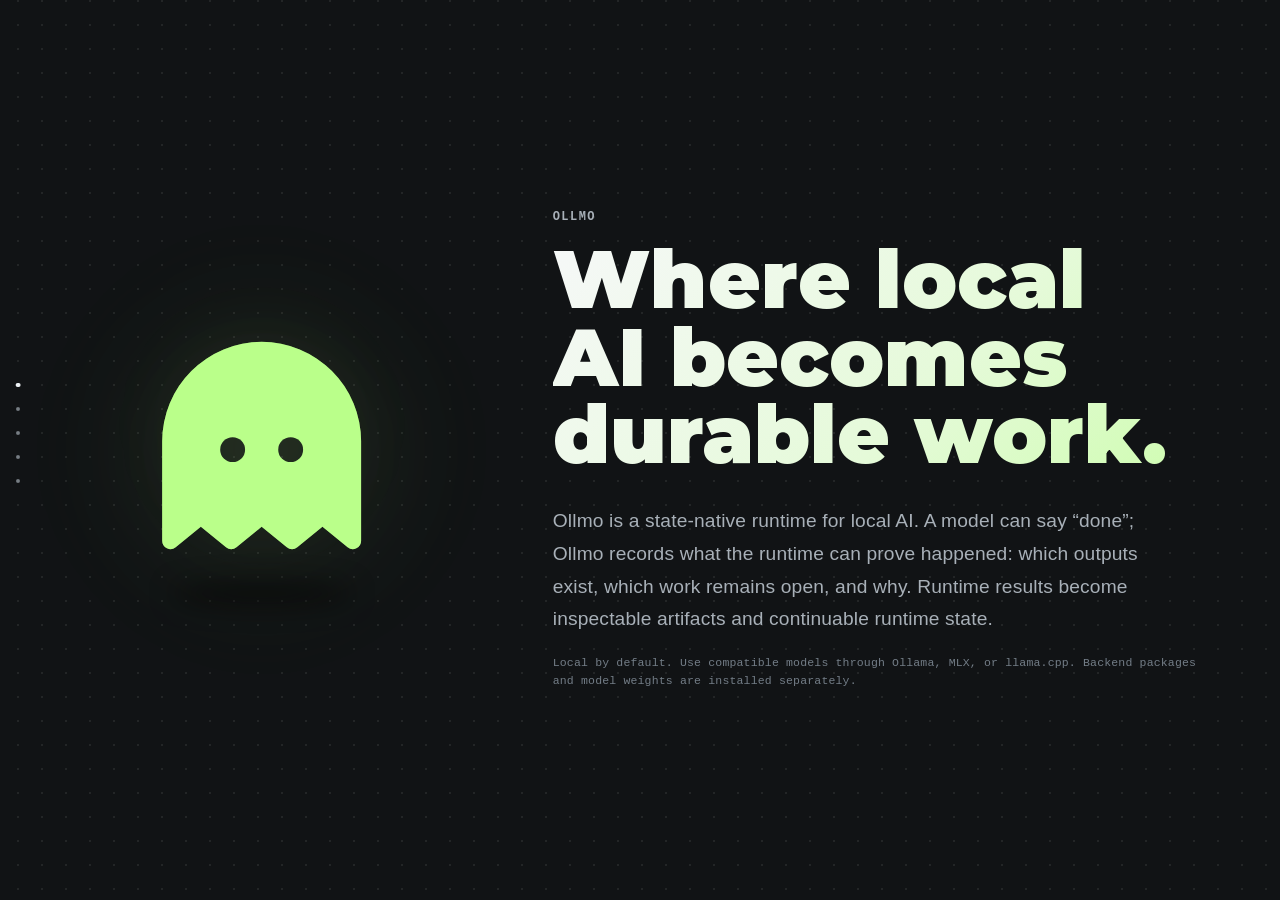
<file: index.html>
<!DOCTYPE html>
<html lang="en">
<head>
    <meta charset="UTF-8">
    <meta name="viewport" content="width=device-width, initial-scale=1.0">
    <meta name="color-scheme" content="dark">
    <meta name="theme-color" content="#111315">
    <meta name="description" content="Ollmo turns local AI work into inspectable artifacts and continuable runtime state across Ollama, MLX, and llama.cpp.">
    <title>Ollmo – Where local AI becomes durable work</title>
    <link rel="stylesheet" href="./landing.css?v=0.1.0-2">
    <script defer src="./landing.js"></script>
</head>
<body data-page="ollmo-landing">
    <a class="skip-link" href="#main">Skip to content</a>

    <main id="main" tabindex="-1">
        <section id="intro" class="hero scene" aria-labelledby="hero-title" tabindex="-1">
            <div class="ghost-stage" aria-hidden="true">
                <div class="ghost-aura"></div>
                <span class="landing-ghost">
                    <svg class="landing-ghost__icon" viewBox="0 0 256 256" focusable="false">
                        <defs>
                            <path id="landing-ghost-shape" d="M128,24a96.11,96.11,0,0,0-96,96v96a8,8,0,0,0,13.07,6.19l24.26-19.85L93.6,222.19a8,8,0,0,0,10.13,0L128,202.34l24.27,19.85a8,8,0,0,0,10.13,0l24.27-19.85,24.26,19.85A8,8,0,0,0,224,216V120A96.11,96.11,0,0,0,128,24Z"></path>
                            <clipPath id="landing-ghost-body-clip" clipPathUnits="userSpaceOnUse">
                                <use href="#landing-ghost-shape"></use>
                            </clipPath>
                            <mask id="landing-ghost-body-mask" maskUnits="userSpaceOnUse" x="0" y="0" width="256" height="256">
                                <rect width="256" height="256" fill="#ffffff"></rect>
                                <g class="landing-ghost__eye-cutouts" fill="#000000">
                                    <circle cx="100" cy="128" r="12"></circle>
                                    <circle cx="156" cy="128" r="12"></circle>
                                </g>
                            </mask>
                        </defs>
                        <use class="landing-ghost__outline" href="#landing-ghost-shape" fill="none" stroke="#baff8a" clip-path="url(#landing-ghost-body-clip)"></use>
                        <use class="landing-ghost__body" href="#landing-ghost-shape" fill="#baff8a" mask="url(#landing-ghost-body-mask)"></use>
                    </svg>
                </span>
                <span class="ghost-shadow"></span>
            </div>

            <div class="hero-copy">
                <p class="eyebrow">Ollmo</p>
                <h1 id="hero-title">Where local AI becomes durable work.</h1>
                <p class="lede">
                    Ollmo is a state-native runtime for local AI. A model can say
                    “done”; Ollmo records what the runtime can prove happened: which outputs exist,
                    which work remains open, and why. Runtime results become
                    inspectable artifacts and continuable runtime state.
                </p>
                <p class="local-note">
                    Local by default. Use compatible models through Ollama, MLX, or
                    llama.cpp. Backend packages and model weights are installed
                    separately.
                </p>
            </div>

        </section>

        <section id="principles" class="beyond__overview scene" aria-labelledby="principles-title" tabindex="-1">
                <div class="section-heading">
                    <p class="eyebrow">Inside a durable response</p>
                    <div class="section-heading__copy">
                        <h2 id="principles-title">A response is more than an answer.</h2>
                        <p>An Ollmo response can hold the current intent, a graph of connected work, the evidence behind each branch, the outputs that actually exist, and what remains open. The visible reply is only one view of that state.</p>
                    </div>
                </div>
                <div class="principles-grid">
                    <article class="principle-card">
                        <span class="principle-card__icon" aria-hidden="true">
                            <svg viewBox="0 0 24 24" focusable="false">
                                <path d="M4 4h16l-6 7.5V18l-4 2v-8.5L4 4Z"></path>
                            </svg>
                        </span>
                        <h3>Promotion turns possibility into obligation.</h3>
                        <p>Intent opens a possibility space. Only relevant work is promoted into explicit obligations; what was merely considered can remain “checked, not bound.”</p>
                    </article>
                    <article class="principle-card">
                        <span class="principle-card__icon" aria-hidden="true">
                            <svg viewBox="0 0 24 24" focusable="false">
                                <circle cx="5" cy="12" r="2"></circle>
                                <circle cx="19" cy="6" r="2"></circle>
                                <circle cx="19" cy="18" r="2"></circle>
                                <path d="M7 12h3.5c3.25 0 3.25-6 6.5-6M10.5 12c3.25 0 3.25 6 6.5 6"></path>
                            </svg>
                        </span>
                        <h3>Work becomes a graph.</h3>
                        <p>Required outputs, branches, dependencies, artifacts, and open state stay connected instead of being flattened into one stream of prose.</p>
                    </article>
                    <article class="principle-card">
                        <span class="principle-card__icon" aria-hidden="true">
                            <svg viewBox="0 0 24 24" focusable="false">
                                <rect x="4" y="4" width="16" height="16" rx="2"></rect>
                                <path d="m8 12 2.5 2.5L16 9"></path>
                            </svg>
                        </span>
                        <h3>State becomes a response frame.</h3>
                        <p>At a recorded boundary, Ollmo preserves what is fulfilled, blocked, or still open. Runtime evidence is reviewed before the frame can honestly report completion.</p>
                    </article>
                </div>
        </section>

        <section id="proof" class="proof beyond__proof scene" aria-labelledby="proof-title" tabindex="-1">
                <div class="proof-copy">
                    <p class="eyebrow">One response, opened up</p>
                    <h2 id="proof-title">One request becomes connected work.</h2>
                    <p>Ask for one webpage with three different local images. Ollmo can represent that request as four required artifacts linked by dependencies instead of flattening it into a single answer.</p>
                    <p class="proof-axiom">Completion still has to be earned. An image prompt is not an image. A code block is not a saved webpage. A placeholder link is not a finished result.</p>
                </div>

                <div class="proof-example" aria-label="Example of Ollmo tracking a webpage with three different local images">
                    <div class="proof-request">
                        <span>Request</span>
                        <p>“Create a webpage with three different local images.”</p>
                    </div>
                    <ol class="proof-flow">
                        <li>
                            <span class="proof-flow__index">1</span>
                            <div>
                                <strong>Shape the graph.</strong>
                                <p>One webpage branch, three local image branches, and the dependencies needed to bind their saved paths.</p>
                            </div>
                        </li>
                        <li>
                            <span class="proof-flow__index">2</span>
                            <div>
                                <strong>Materialize the evidence.</strong>
                                <p>Each branch produces a concrete saved artifact or remains visibly open with a reason.</p>
                            </div>
                        </li>
                        <li>
                            <span class="proof-flow__index">3</span>
                            <div>
                                <strong>Review and freeze.</strong>
                                <p>Ollmo checks each required output and link against runtime evidence and, where needed, reviews whether the finished set still fits the current intent before the frame can report fulfillment.</p>
                            </div>
                        </li>
                    </ol>
                    <div class="proof-outcomes">
                        <div class="proof-outcome proof-outcome--done">
                            <span>Fulfilled</span>
                            <strong class="proof-outcome__claim">The reply summarizes the moment. The response preserves the work.</strong>
                            <p>All four artifacts satisfy their branch contracts, exist as saved outputs, and their links resolve.</p>
                        </div>
                    </div>
                </div>
        </section>

        <section id="about" class="today scene" aria-labelledby="today-title" tabindex="-1">
            <div class="section-heading">
                <p class="eyebrow">The runtime underneath</p>
                <div class="section-heading__copy">
                    <h2 id="today-title">Ollmo gives every<br>response a body.</h2>
                    <p>Ollmo connects compatible local backends, supported media capabilities, durable artifacts, and canonical Responses endpoints so work can be executed, inspected, and continued.</p>
                </div>
            </div>
            <div class="principles-grid principles-grid--today">
                <article class="principle-card principle-card--compact">
                    <span class="principle-card__icon" aria-hidden="true">
                        <svg viewBox="0 0 24 24" focusable="false">
                            <path d="m12 3 9 4.5-9 4.5-9-4.5L12 3Z"></path>
                            <path d="m3 12 9 4.5 9-4.5M3 16.5 12 21l9-4.5"></path>
                        </svg>
                    </span>
                    <h3>Run compatible local models.</h3>
                    <p>Run Ollama, MLX, and llama.cpp side by side from one control plane – including multiple instances of the same model. Pull compatible models, add Hugging Face repositories or local GGUF files, remove local copies, and start or stop each instance independently.</p>
                </article>
                <article class="principle-card principle-card--compact">
                    <span class="principle-card__icon" aria-hidden="true">
                        <svg class="principle-card__icon-gear" viewBox="0 0 24 24" focusable="false">
                            <path d="M12.22 2h-.44a2 2 0 0 0-2 2v.18a2 2 0 0 1-1 1.73l-.43.25a2 2 0 0 1-2 0l-.15-.08a2 2 0 0 0-2.73.73l-.22.38a2 2 0 0 0 .73 2.73l.15.1a2 2 0 0 1 1 1.72v.51a2 2 0 0 1-1 1.74l-.15.09a2 2 0 0 0-.73 2.73l.22.38a2 2 0 0 0 2.73.73l.15-.08a2 2 0 0 1 2 0l.43.25a2 2 0 0 1 1 1.73V20a2 2 0 0 0 2 2h.44a2 2 0 0 0 2-2v-.18a2 2 0 0 1 1-1.73l.43-.25a2 2 0 0 1 2 0l.15.08a2 2 0 0 0 2.73-.73l.22-.38a2 2 0 0 0-.73-2.73l-.15-.09a2 2 0 0 1-1-1.74v-.51a2 2 0 0 1 1-1.74l.15-.09a2 2 0 0 0 .73-2.73l-.22-.38a2 2 0 0 0-2.73-.73l-.15.08a2 2 0 0 1-2 0l-.43-.25a2 2 0 0 1-1-1.73V4a2 2 0 0 0-2-2Z"></path>
                            <circle cx="12" cy="12" r="3"></circle>
                        </svg>
                    </span>
                    <h3>Turn branches into outputs.</h3>
                    <p>Route text and image generation, voice input and transcription, text-to-speech, vision, and OCR work to compatible local capabilities, then keep saved results as previewable artifacts.</p>
                </article>
                <article class="principle-card principle-card--compact">
                    <span class="principle-card__icon" aria-hidden="true">
                        <svg class="principle-card__icon-paperclip" viewBox="0 0 24 24" focusable="false">
                            <path d="m21.44 11.05-9.19 9.19a6 6 0 0 1-8.49-8.49l9.19-9.19a4 4 0 0 1 5.66 5.66l-9.2 9.19a2 2 0 0 1-2.83-2.83l8.49-8.48"></path>
                        </svg>
                    </span>
                    <h3>Carry the work forward.</h3>
                    <p>Inspect outputs and response state, open compatible link-checked bundles, revisit saved work, or connect through canonical Responses endpoints.</p>
                </article>
            </div>
            <p class="provider-note"><strong>Third-party providers.</strong> Ollmo can optionally use an explicitly enabled third-party provider (currently ChatGPT), directly or through Ollmo's routing. For those turns, the current prompt, only the context Ollmo promotes as relevant, and any explicitly selected files or Ollmo artifacts leave your device and are processed by that provider – by OpenAI for the current ChatGPT integration. Ollmo also offers an optional companion skill that helps ChatGPT inspect runtime truth, work with canonical outputs, and execute requests through Ollmo. Local operation does not depend on either.</p>
        </section>

        <section id="setup" class="setup-scene scene" aria-labelledby="install-title" tabindex="-1">
            <div class="install-copy">
                <p class="eyebrow">Local setup</p>
                <h2 id="install-title">Start Ollmo with a local model.</h2>
                <p class="install-lede">Ollmo itself can start before a backend or model is available. Local inference needs one supported runtime and at least one compatible model; neither the runtime nor its model weights are bundled.</p>
                <p class="install-meta">Ollmo 0.1.0 is an experimental release candidate, tested on macOS on Apple Silicon with Python 3.11 or newer. Output quality and factual accuracy still depend on the models and providers you choose.</p>
            </div>

            <div class="setup-path" aria-label="Local Ollmo setup">
                <article class="setup-step">
                    <span>Backend</span>
                    <h3>Choose a local runtime.</h3>
                    <p>Install Ollama, MLX, or llama.cpp using that project's own setup.</p>
                </article>
                <article class="setup-step">
                    <span>Model</span>
                    <h3>Add a compatible model.</h3>
                    <p>Add or select at least one model the chosen runtime can actually run. After Ollmo starts, its Models view can manage compatible models and instances.</p>
                </article>
                <article class="setup-step setup-step--launch">
                    <div class="setup-step__copy">
                        <span>Ollmo</span>
                        <h3>Start the control plane.</h3>
                        <p>From the repository checkout, create the Python environment, install the requirements, and launch Ollmo.</p>
                    </div>
                    <div class="install-terminal">
                        <div class="install-terminal__bar">
                            <span class="install-terminal__label">Terminal</span>
                            <div class="install-terminal__actions">
                                <span class="install-copy-status" role="status" aria-live="polite" aria-atomic="true"></span>
                                <button class="install-copy-button" type="button" data-copy-target="install-commands" aria-label="Copy the Ollmo installation commands" title="Copy the Ollmo installation commands">
                                    <svg viewBox="0 0 24 24" aria-hidden="true" focusable="false">
                                        <rect x="9" y="9" width="10" height="10" rx="2"></rect>
                                        <path d="M15 9V7a2 2 0 0 0-2-2H7a2 2 0 0 0-2 2v6a2 2 0 0 0 2 2h2"></path>
                                    </svg>
                                    <span class="install-copy-button__label" aria-hidden="true">Copy</span>
                                </button>
                            </div>
                        </div>
                        <pre id="install-commands" class="install-commands" aria-label="Ollmo installation commands"><code>python3 -m venv .venv
.venv/bin/python -m pip install -r requirements.txt
./ollmo start</code></pre>
                    </div>
                </article>
            </div>

            <a class="repo-link" href="https://github.com/fl0ri0/ollmo" target="_blank" rel="noreferrer">
                <span>View Ollmo on GitHub</span>
                <span aria-hidden="true">↗</span>
            </a>
        </section>
    </main>

    <nav class="scene-nav" aria-label="Page sections">
        <a class="scene-nav__marker" href="#intro" aria-label="Ollmo introduction" aria-controls="intro">
            <span aria-hidden="true"></span>
        </a>
        <a class="scene-nav__marker" href="#principles" aria-label="Inside a durable response" aria-controls="principles">
            <span aria-hidden="true"></span>
        </a>
        <a class="scene-nav__marker" href="#proof" aria-label="One response, opened up" aria-controls="proof">
            <span aria-hidden="true"></span>
        </a>
        <a class="scene-nav__marker" href="#about" aria-label="The runtime underneath" aria-controls="about">
            <span aria-hidden="true"></span>
        </a>
        <a class="scene-nav__marker" href="#setup" aria-label="Local setup" aria-controls="setup">
            <span aria-hidden="true"></span>
        </a>
        <span class="scene-nav__status visually-hidden" role="status" aria-live="polite" aria-atomic="true">Section 1 of 5</span>
    </nav>
</body>
</html>
</file>
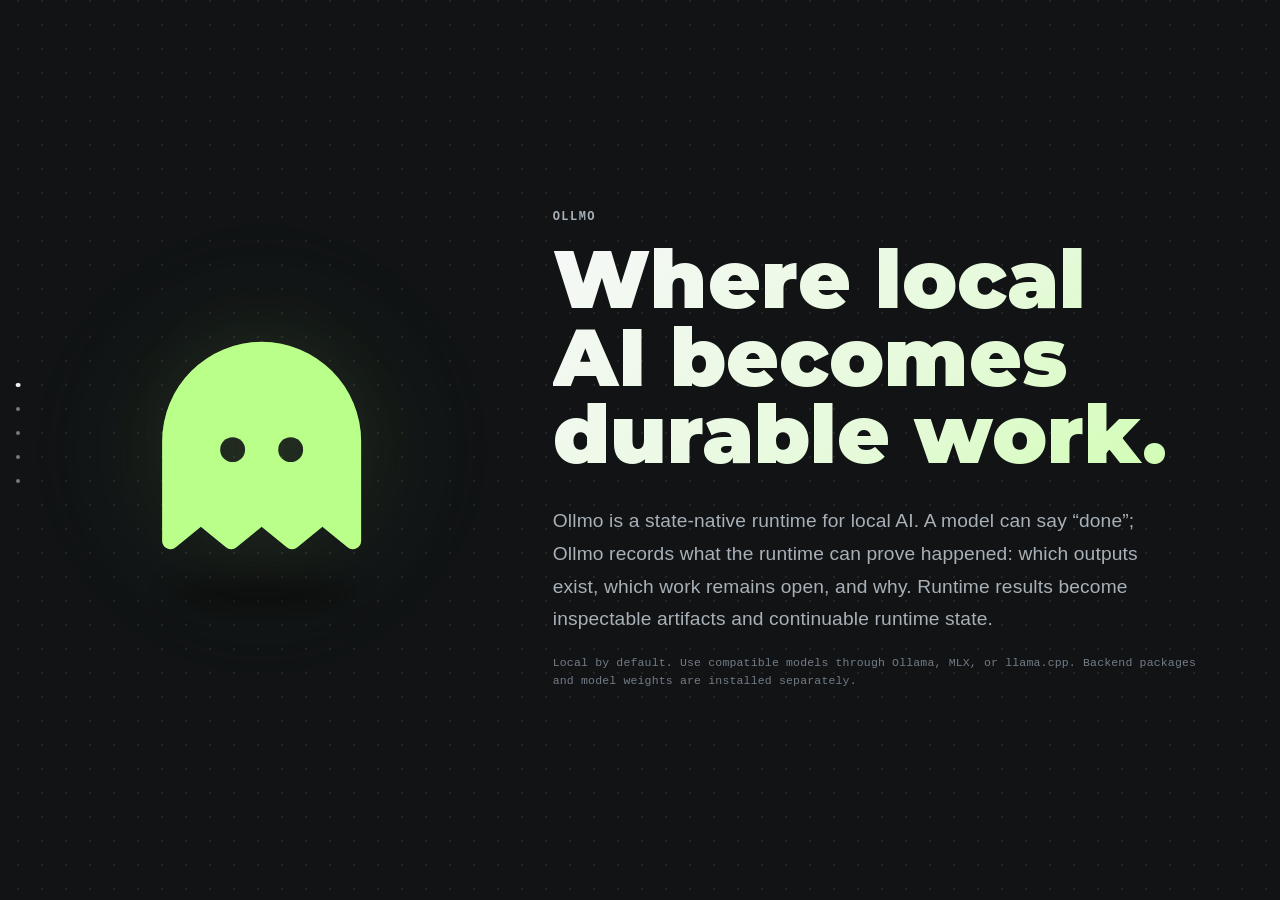
<file: site/index.html>
<!DOCTYPE html>
<html lang="en">
<head>
    <meta charset="UTF-8">
    <meta name="viewport" content="width=device-width, initial-scale=1.0">
    <meta name="color-scheme" content="dark">
    <meta name="theme-color" content="#111315">
    <meta name="description" content="Ollmo turns local AI work into inspectable artifacts and continuable runtime state across Ollama, MLX, and llama.cpp.">
    <title>Ollmo – Where local AI becomes durable work</title>
    <link rel="stylesheet" href="./landing.css?v=0.1.0-2">
    <script defer src="./landing.js"></script>
</head>
<body data-page="ollmo-landing">
    <a class="skip-link" href="#main">Skip to content</a>

    <main id="main" tabindex="-1">
        <section id="intro" class="hero scene" aria-labelledby="hero-title" tabindex="-1">
            <div class="ghost-stage" aria-hidden="true">
                <div class="ghost-aura"></div>
                <span class="landing-ghost">
                    <svg class="landing-ghost__icon" viewBox="0 0 256 256" focusable="false">
                        <defs>
                            <path id="landing-ghost-shape" d="M128,24a96.11,96.11,0,0,0-96,96v96a8,8,0,0,0,13.07,6.19l24.26-19.85L93.6,222.19a8,8,0,0,0,10.13,0L128,202.34l24.27,19.85a8,8,0,0,0,10.13,0l24.27-19.85,24.26,19.85A8,8,0,0,0,224,216V120A96.11,96.11,0,0,0,128,24Z"></path>
                            <clipPath id="landing-ghost-body-clip" clipPathUnits="userSpaceOnUse">
                                <use href="#landing-ghost-shape"></use>
                            </clipPath>
                            <mask id="landing-ghost-body-mask" maskUnits="userSpaceOnUse" x="0" y="0" width="256" height="256">
                                <rect width="256" height="256" fill="#ffffff"></rect>
                                <g class="landing-ghost__eye-cutouts" fill="#000000">
                                    <circle cx="100" cy="128" r="12"></circle>
                                    <circle cx="156" cy="128" r="12"></circle>
                                </g>
                            </mask>
                        </defs>
                        <use class="landing-ghost__outline" href="#landing-ghost-shape" fill="none" stroke="#baff8a" clip-path="url(#landing-ghost-body-clip)"></use>
                        <use class="landing-ghost__body" href="#landing-ghost-shape" fill="#baff8a" mask="url(#landing-ghost-body-mask)"></use>
                    </svg>
                </span>
                <span class="ghost-shadow"></span>
            </div>

            <div class="hero-copy">
                <p class="eyebrow">Ollmo</p>
                <h1 id="hero-title">Where local AI becomes durable work.</h1>
                <p class="lede">
                    Ollmo is a state-native runtime for local AI. A model can say
                    “done”; Ollmo records what the runtime can prove happened: which outputs exist,
                    which work remains open, and why. Runtime results become
                    inspectable artifacts and continuable runtime state.
                </p>
                <p class="local-note">
                    Local by default. Use compatible models through Ollama, MLX, or
                    llama.cpp. Backend packages and model weights are installed
                    separately.
                </p>
            </div>

        </section>

        <section id="principles" class="beyond__overview scene" aria-labelledby="principles-title" tabindex="-1">
                <div class="section-heading">
                    <p class="eyebrow">Inside a durable response</p>
                    <div class="section-heading__copy">
                        <h2 id="principles-title">A response is more than an answer.</h2>
                        <p>An Ollmo response can hold the current intent, a graph of connected work, the evidence behind each branch, the outputs that actually exist, and what remains open. The visible reply is only one view of that state.</p>
                    </div>
                </div>
                <div class="principles-grid">
                    <article class="principle-card">
                        <span class="principle-card__icon" aria-hidden="true">
                            <svg viewBox="0 0 24 24" focusable="false">
                                <path d="M4 4h16l-6 7.5V18l-4 2v-8.5L4 4Z"></path>
                            </svg>
                        </span>
                        <h3>Promotion turns possibility into obligation.</h3>
                        <p>Intent opens a possibility space. Only relevant work is promoted into explicit obligations; what was merely considered can remain “checked, not bound.”</p>
                    </article>
                    <article class="principle-card">
                        <span class="principle-card__icon" aria-hidden="true">
                            <svg viewBox="0 0 24 24" focusable="false">
                                <circle cx="5" cy="12" r="2"></circle>
                                <circle cx="19" cy="6" r="2"></circle>
                                <circle cx="19" cy="18" r="2"></circle>
                                <path d="M7 12h3.5c3.25 0 3.25-6 6.5-6M10.5 12c3.25 0 3.25 6 6.5 6"></path>
                            </svg>
                        </span>
                        <h3>Work becomes a graph.</h3>
                        <p>Required outputs, branches, dependencies, artifacts, and open state stay connected instead of being flattened into one stream of prose.</p>
                    </article>
                    <article class="principle-card">
                        <span class="principle-card__icon" aria-hidden="true">
                            <svg viewBox="0 0 24 24" focusable="false">
                                <rect x="4" y="4" width="16" height="16" rx="2"></rect>
                                <path d="m8 12 2.5 2.5L16 9"></path>
                            </svg>
                        </span>
                        <h3>State becomes a response frame.</h3>
                        <p>At a recorded boundary, Ollmo preserves what is fulfilled, blocked, or still open. Runtime evidence is reviewed before the frame can honestly report completion.</p>
                    </article>
                </div>
        </section>

        <section id="proof" class="proof beyond__proof scene" aria-labelledby="proof-title" tabindex="-1">
                <div class="proof-copy">
                    <p class="eyebrow">One response, opened up</p>
                    <h2 id="proof-title">One request becomes connected work.</h2>
                    <p>Ask for one webpage with three different local images. Ollmo can represent that request as four required artifacts linked by dependencies instead of flattening it into a single answer.</p>
                    <p class="proof-axiom">Completion still has to be earned. An image prompt is not an image. A code block is not a saved webpage. A placeholder link is not a finished result.</p>
                </div>

                <div class="proof-example" aria-label="Example of Ollmo tracking a webpage with three different local images">
                    <div class="proof-request">
                        <span>Request</span>
                        <p>“Create a webpage with three different local images.”</p>
                    </div>
                    <ol class="proof-flow">
                        <li>
                            <span class="proof-flow__index">1</span>
                            <div>
                                <strong>Shape the graph.</strong>
                                <p>One webpage branch, three local image branches, and the dependencies needed to bind their saved paths.</p>
                            </div>
                        </li>
                        <li>
                            <span class="proof-flow__index">2</span>
                            <div>
                                <strong>Materialize the evidence.</strong>
                                <p>Each branch produces a concrete saved artifact or remains visibly open with a reason.</p>
                            </div>
                        </li>
                        <li>
                            <span class="proof-flow__index">3</span>
                            <div>
                                <strong>Review and freeze.</strong>
                                <p>Ollmo checks each required output and link against runtime evidence and, where needed, reviews whether the finished set still fits the current intent before the frame can report fulfillment.</p>
                            </div>
                        </li>
                    </ol>
                    <div class="proof-outcomes">
                        <div class="proof-outcome proof-outcome--done">
                            <span>Fulfilled</span>
                            <strong class="proof-outcome__claim">The reply summarizes the moment. The response preserves the work.</strong>
                            <p>All four artifacts satisfy their branch contracts, exist as saved outputs, and their links resolve.</p>
                        </div>
                    </div>
                </div>
        </section>

        <section id="about" class="today scene" aria-labelledby="today-title" tabindex="-1">
            <div class="section-heading">
                <p class="eyebrow">The runtime underneath</p>
                <div class="section-heading__copy">
                    <h2 id="today-title">Ollmo gives every<br>response a body.</h2>
                    <p>Ollmo connects compatible local backends, supported media capabilities, durable artifacts, and canonical Responses endpoints so work can be executed, inspected, and continued.</p>
                </div>
            </div>
            <div class="principles-grid principles-grid--today">
                <article class="principle-card principle-card--compact">
                    <span class="principle-card__icon" aria-hidden="true">
                        <svg viewBox="0 0 24 24" focusable="false">
                            <path d="m12 3 9 4.5-9 4.5-9-4.5L12 3Z"></path>
                            <path d="m3 12 9 4.5 9-4.5M3 16.5 12 21l9-4.5"></path>
                        </svg>
                    </span>
                    <h3>Run compatible local models.</h3>
                    <p>Run Ollama, MLX, and llama.cpp side by side from one control plane – including multiple instances of the same model. Pull compatible models, add Hugging Face repositories or local GGUF files, remove local copies, and start or stop each instance independently.</p>
                </article>
                <article class="principle-card principle-card--compact">
                    <span class="principle-card__icon" aria-hidden="true">
                        <svg class="principle-card__icon-gear" viewBox="0 0 24 24" focusable="false">
                            <path d="M12.22 2h-.44a2 2 0 0 0-2 2v.18a2 2 0 0 1-1 1.73l-.43.25a2 2 0 0 1-2 0l-.15-.08a2 2 0 0 0-2.73.73l-.22.38a2 2 0 0 0 .73 2.73l.15.1a2 2 0 0 1 1 1.72v.51a2 2 0 0 1-1 1.74l-.15.09a2 2 0 0 0-.73 2.73l.22.38a2 2 0 0 0 2.73.73l.15-.08a2 2 0 0 1 2 0l.43.25a2 2 0 0 1 1 1.73V20a2 2 0 0 0 2 2h.44a2 2 0 0 0 2-2v-.18a2 2 0 0 1 1-1.73l.43-.25a2 2 0 0 1 2 0l.15.08a2 2 0 0 0 2.73-.73l.22-.38a2 2 0 0 0-.73-2.73l-.15-.09a2 2 0 0 1-1-1.74v-.51a2 2 0 0 1 1-1.74l.15-.09a2 2 0 0 0 .73-2.73l-.22-.38a2 2 0 0 0-2.73-.73l-.15.08a2 2 0 0 1-2 0l-.43-.25a2 2 0 0 1-1-1.73V4a2 2 0 0 0-2-2Z"></path>
                            <circle cx="12" cy="12" r="3"></circle>
                        </svg>
                    </span>
                    <h3>Turn branches into outputs.</h3>
                    <p>Route text and image generation, voice input and transcription, text-to-speech, vision, and OCR work to compatible local capabilities, then keep saved results as previewable artifacts.</p>
                </article>
                <article class="principle-card principle-card--compact">
                    <span class="principle-card__icon" aria-hidden="true">
                        <svg class="principle-card__icon-paperclip" viewBox="0 0 24 24" focusable="false">
                            <path d="m21.44 11.05-9.19 9.19a6 6 0 0 1-8.49-8.49l9.19-9.19a4 4 0 0 1 5.66 5.66l-9.2 9.19a2 2 0 0 1-2.83-2.83l8.49-8.48"></path>
                        </svg>
                    </span>
                    <h3>Carry the work forward.</h3>
                    <p>Inspect outputs and response state, open compatible link-checked bundles, revisit saved work, or connect through canonical Responses endpoints.</p>
                </article>
            </div>
            <p class="provider-note"><strong>Third-party providers.</strong> Ollmo can optionally use an explicitly enabled third-party provider (currently ChatGPT), directly or through Ollmo's routing. For those turns, the current prompt, only the context Ollmo promotes as relevant, and any explicitly selected files or Ollmo artifacts leave your device and are processed by that provider – by OpenAI for the current ChatGPT integration. Ollmo also offers an optional companion skill that helps ChatGPT inspect runtime truth, work with canonical outputs, and execute requests through Ollmo. Local operation does not depend on either.</p>
        </section>

        <section id="setup" class="setup-scene scene" aria-labelledby="install-title" tabindex="-1">
            <div class="install-copy">
                <p class="eyebrow">Local setup</p>
                <h2 id="install-title">Start Ollmo with a local model.</h2>
                <p class="install-lede">Ollmo itself can start before a backend or model is available. Local inference needs one supported runtime and at least one compatible model; neither the runtime nor its model weights are bundled.</p>
                <p class="install-meta">Ollmo 0.1.1 is an experimental release, tested on macOS on Apple Silicon with Python 3.11 or newer. Output quality and factual accuracy still depend on the models and providers you choose.</p>
            </div>

            <div class="setup-path" aria-label="Local Ollmo setup">
                <article class="setup-step">
                    <span>Backend</span>
                    <h3>Choose a local runtime.</h3>
                    <p>Install Ollama, MLX, or llama.cpp using that project's own setup.</p>
                </article>
                <article class="setup-step">
                    <span>Model</span>
                    <h3>Add a compatible model.</h3>
                    <p>Add or select at least one model the chosen runtime can actually run. After Ollmo starts, its Models view can manage compatible models and instances.</p>
                </article>
                <article class="setup-step setup-step--launch">
                    <div class="setup-step__copy">
                        <span>Ollmo</span>
                        <h3>Start the control plane.</h3>
                        <p>From the repository checkout, create the Python environment, install the requirements, and launch Ollmo.</p>
                    </div>
                    <div class="install-terminal">
                        <div class="install-terminal__bar">
                            <span class="install-terminal__label">Terminal</span>
                            <div class="install-terminal__actions">
                                <span class="install-copy-status" role="status" aria-live="polite" aria-atomic="true"></span>
                                <button class="install-copy-button" type="button" data-copy-target="install-commands" aria-label="Copy the Ollmo installation commands" title="Copy the Ollmo installation commands">
                                    <svg viewBox="0 0 24 24" aria-hidden="true" focusable="false">
                                        <rect x="9" y="9" width="10" height="10" rx="2"></rect>
                                        <path d="M15 9V7a2 2 0 0 0-2-2H7a2 2 0 0 0-2 2v6a2 2 0 0 0 2 2h2"></path>
                                    </svg>
                                    <span class="install-copy-button__label" aria-hidden="true">Copy</span>
                                </button>
                            </div>
                        </div>
                        <pre id="install-commands" class="install-commands" aria-label="Ollmo installation commands"><code>python3 -m venv .venv
.venv/bin/python -m pip install -r requirements.txt
./ollmo start</code></pre>
                    </div>
                </article>
            </div>

            <a class="repo-link" href="https://github.com/fl0ri0/ollmo" target="_blank" rel="noreferrer">
                <span>View Ollmo on GitHub</span>
                <span aria-hidden="true">↗</span>
            </a>
        </section>
    </main>

    <nav class="scene-nav" aria-label="Page sections">
        <a class="scene-nav__marker" href="#intro" aria-label="Ollmo introduction" aria-controls="intro">
            <span aria-hidden="true"></span>
        </a>
        <a class="scene-nav__marker" href="#principles" aria-label="Inside a durable response" aria-controls="principles">
            <span aria-hidden="true"></span>
        </a>
        <a class="scene-nav__marker" href="#proof" aria-label="One response, opened up" aria-controls="proof">
            <span aria-hidden="true"></span>
        </a>
        <a class="scene-nav__marker" href="#about" aria-label="The runtime underneath" aria-controls="about">
            <span aria-hidden="true"></span>
        </a>
        <a class="scene-nav__marker" href="#setup" aria-label="Local setup" aria-controls="setup">
            <span aria-hidden="true"></span>
        </a>
        <span class="scene-nav__status visually-hidden" role="status" aria-live="polite" aria-atomic="true">Section 1 of 5</span>
    </nav>
</body>
</html>
</file>
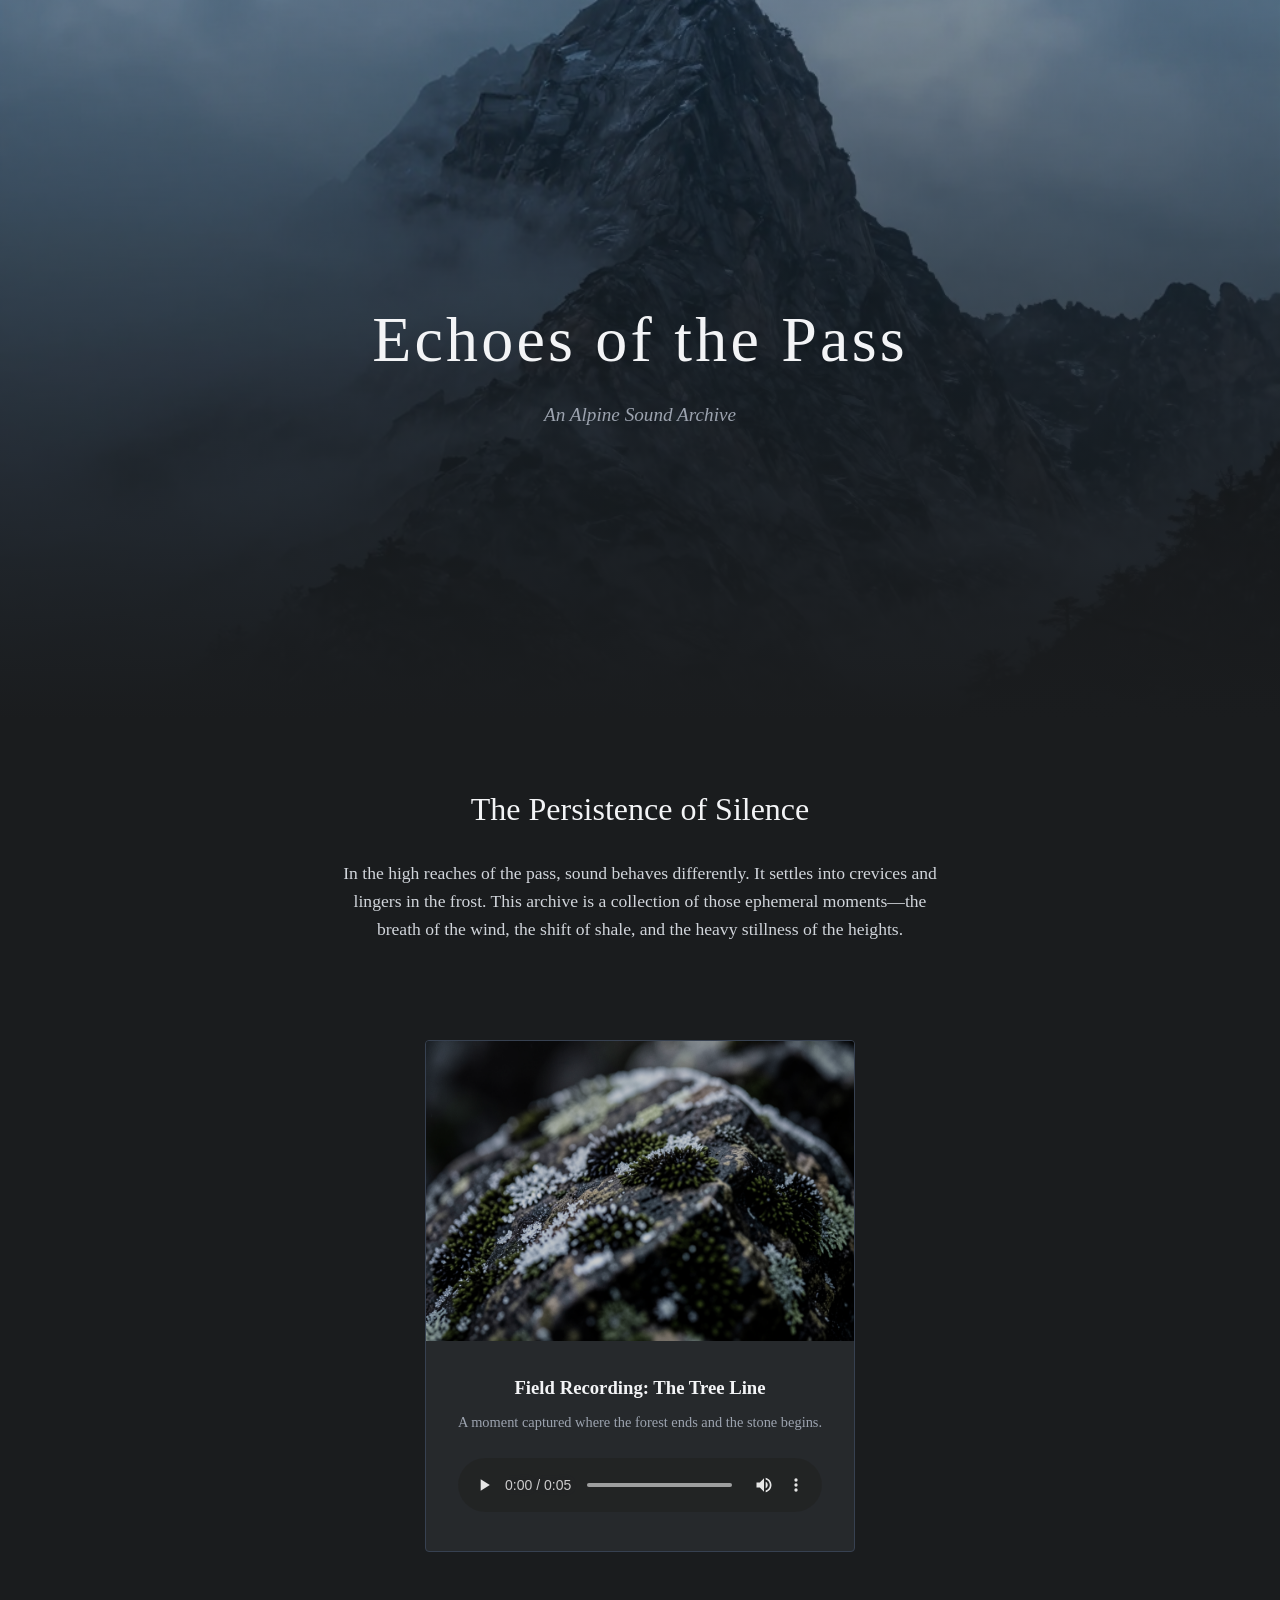
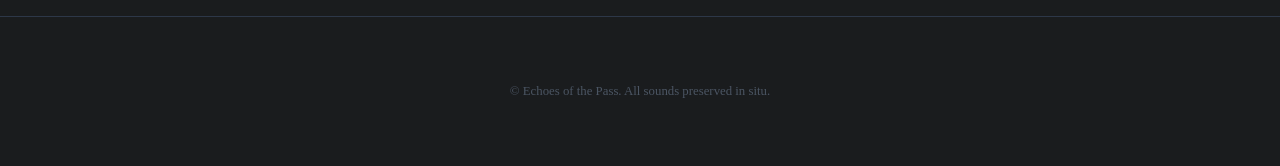
<file: examples/reference-runs/2026-08-31-echoes-of-the-pass/bundle/index.html>
<!DOCTYPE html>
<html lang="en">
<head>
    <meta charset="UTF-8">
    <meta name="viewport" content="width=device-width, initial-scale=1.0">
    <title>Echoes of the Pass | Alpine Sound Archive</title>
    <link rel="stylesheet" href="assets/css/styles.css">
</head>
<body>

    <!-- Hero Section -->
    <header class="hero">
        <div class="hero-overlay"></div>
        <img src="assets/images/image-01.png" alt="A misty, high-altitude mountain peak" class="hero-image">
        <div class="hero-content">
            <h1>Echoes of the Pass</h1>
            <p class="subtitle">An Alpine Sound Archive</p>
        </div>
    </header>

    <main>
        <!-- Introduction -->
        <section class="intro">
            <h2>The Persistence of Silence</h2>
            <p>In the high reaches of the pass, sound behaves differently. It settles into crevices and lingers in the frost. This archive is a collection of those ephemeral moments—the breath of the wind, the shift of shale, and the heavy stillness of the heights.</p>
        </section>

        <!-- Audio Exhibition Section -->
        <section class="exhibition">
            <div class="exhibition-grid">
                <div class="audio-card">
                    <div class="image-container">
                        <img src="assets/images/image-02.png" alt="A close view of textured mountain stone and lichen">
                    </div>
                    <div class="audio-content">
                        <h3>Field Recording: The Tree Line</h3>
                        <p class="description">A moment captured where the forest ends and the stone begins.</p>
                        
                        <div class="audio-player">
                            <audio controls>
                                <source src="assets/audio/narration.wav" type="audio/wav">
                                Your browser does not support the audio element.
                            </audio>
                        </div>
                    </div>
                </div>
            </div>
        </section>
    </main>

    <footer>
        <p>&copy; Echoes of the Pass. All sounds preserved in situ.</p>
    </footer>

</body>
</html>
</file>
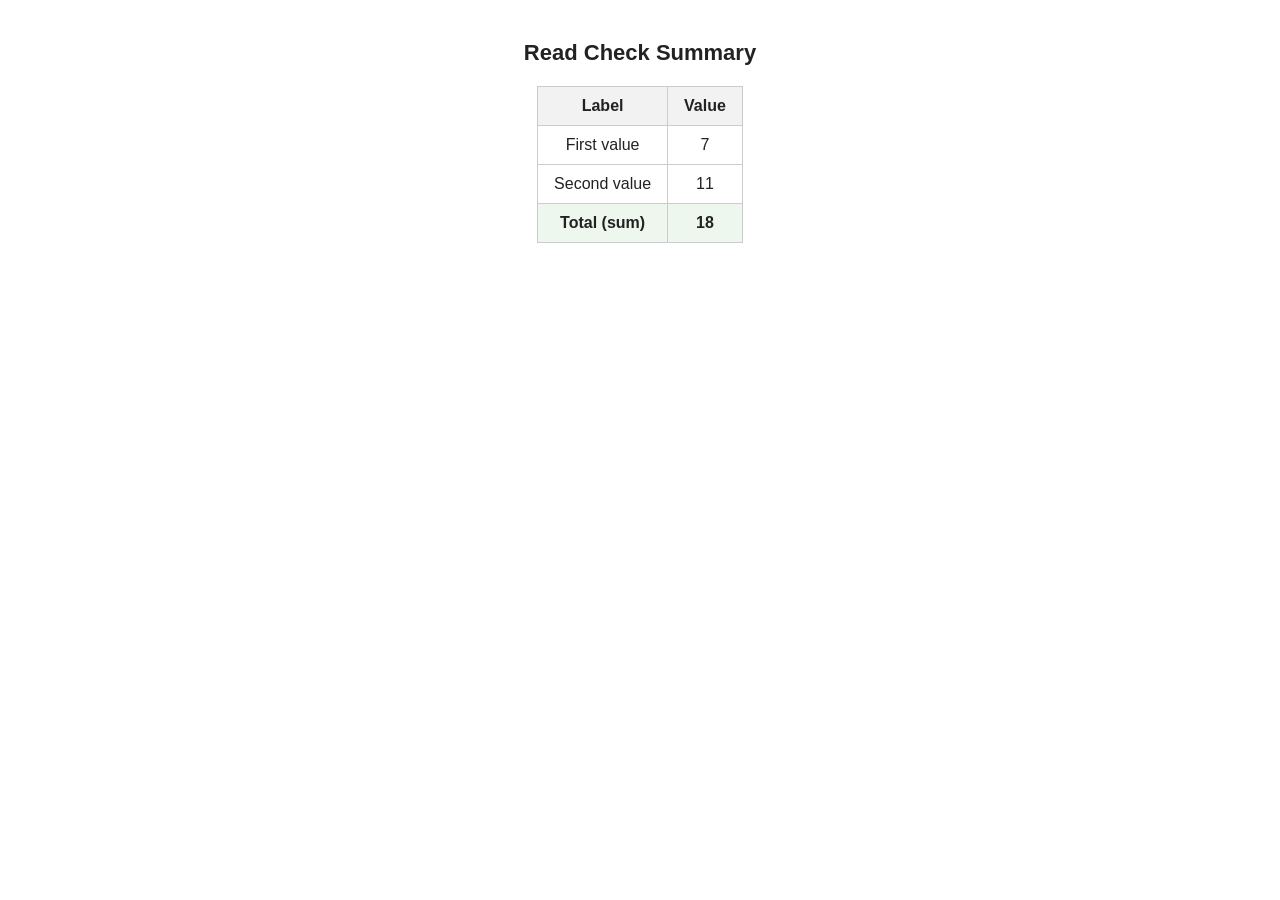
<file: examples/reference-runs/2026-09-07-saved-json-read-html-verified/bundle/index.html>
<!DOCTYPE html>
<html lang="en">
<head>
<meta charset="UTF-8">
<meta name="viewport" content="width=device-width, initial-scale=1.0">
<title>Read Check</title>
<style>
  body {
    font-family: Arial, Helvetica, sans-serif;
    margin: 40px;
    background-color: #ffffff;
    color: #222222;
  }
  h1 {
    font-size: 22px;
    margin-bottom: 20px;
    text-align: center;
  }
  table {
    border-collapse: collapse;
    margin: 0 auto;
  }
  th, td {
    border: 1px solid #cccccc;
    padding: 10px 16px;
    text-align: center;
  }
  th {
    background-color: #f2f2f2;
  }
  tr.total td {
    font-weight: bold;
    background-color: #eef7ee;
  }
</style>
</head>
<body>
<h1>Read Check Summary</h1>
<table>
  <thead>
    <tr>
      <th scope="col">Label</th>
      <th scope="col">Value</th>
    </tr>
  </thead>
  <tbody>
    <tr>
      <td>First value</td>
      <td>7</td>
    </tr>
    <tr>
      <td>Second value</td>
      <td>11</td>
    </tr>
    <tr class="total">
      <td>Total (sum)</td>
      <td>18</td>
    </tr>
  </tbody>
</table>
</body>
</html>
</file>
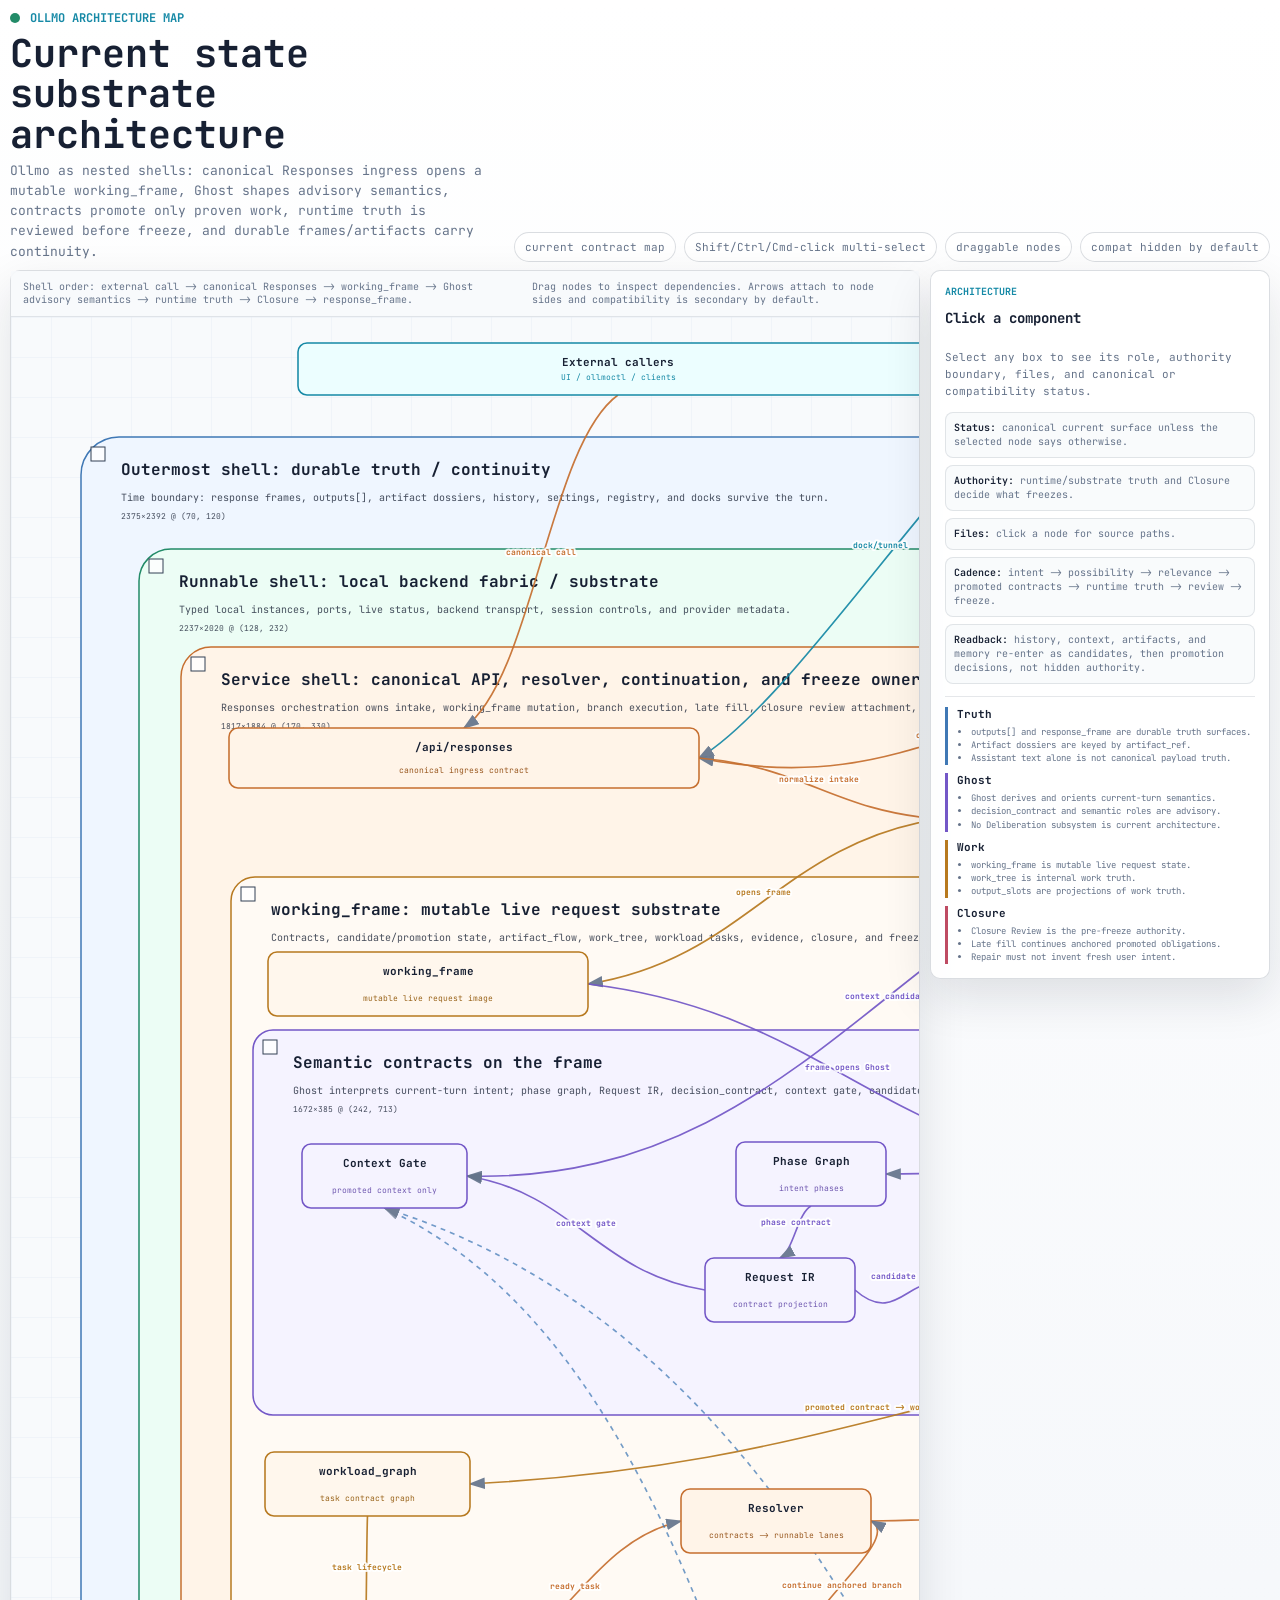
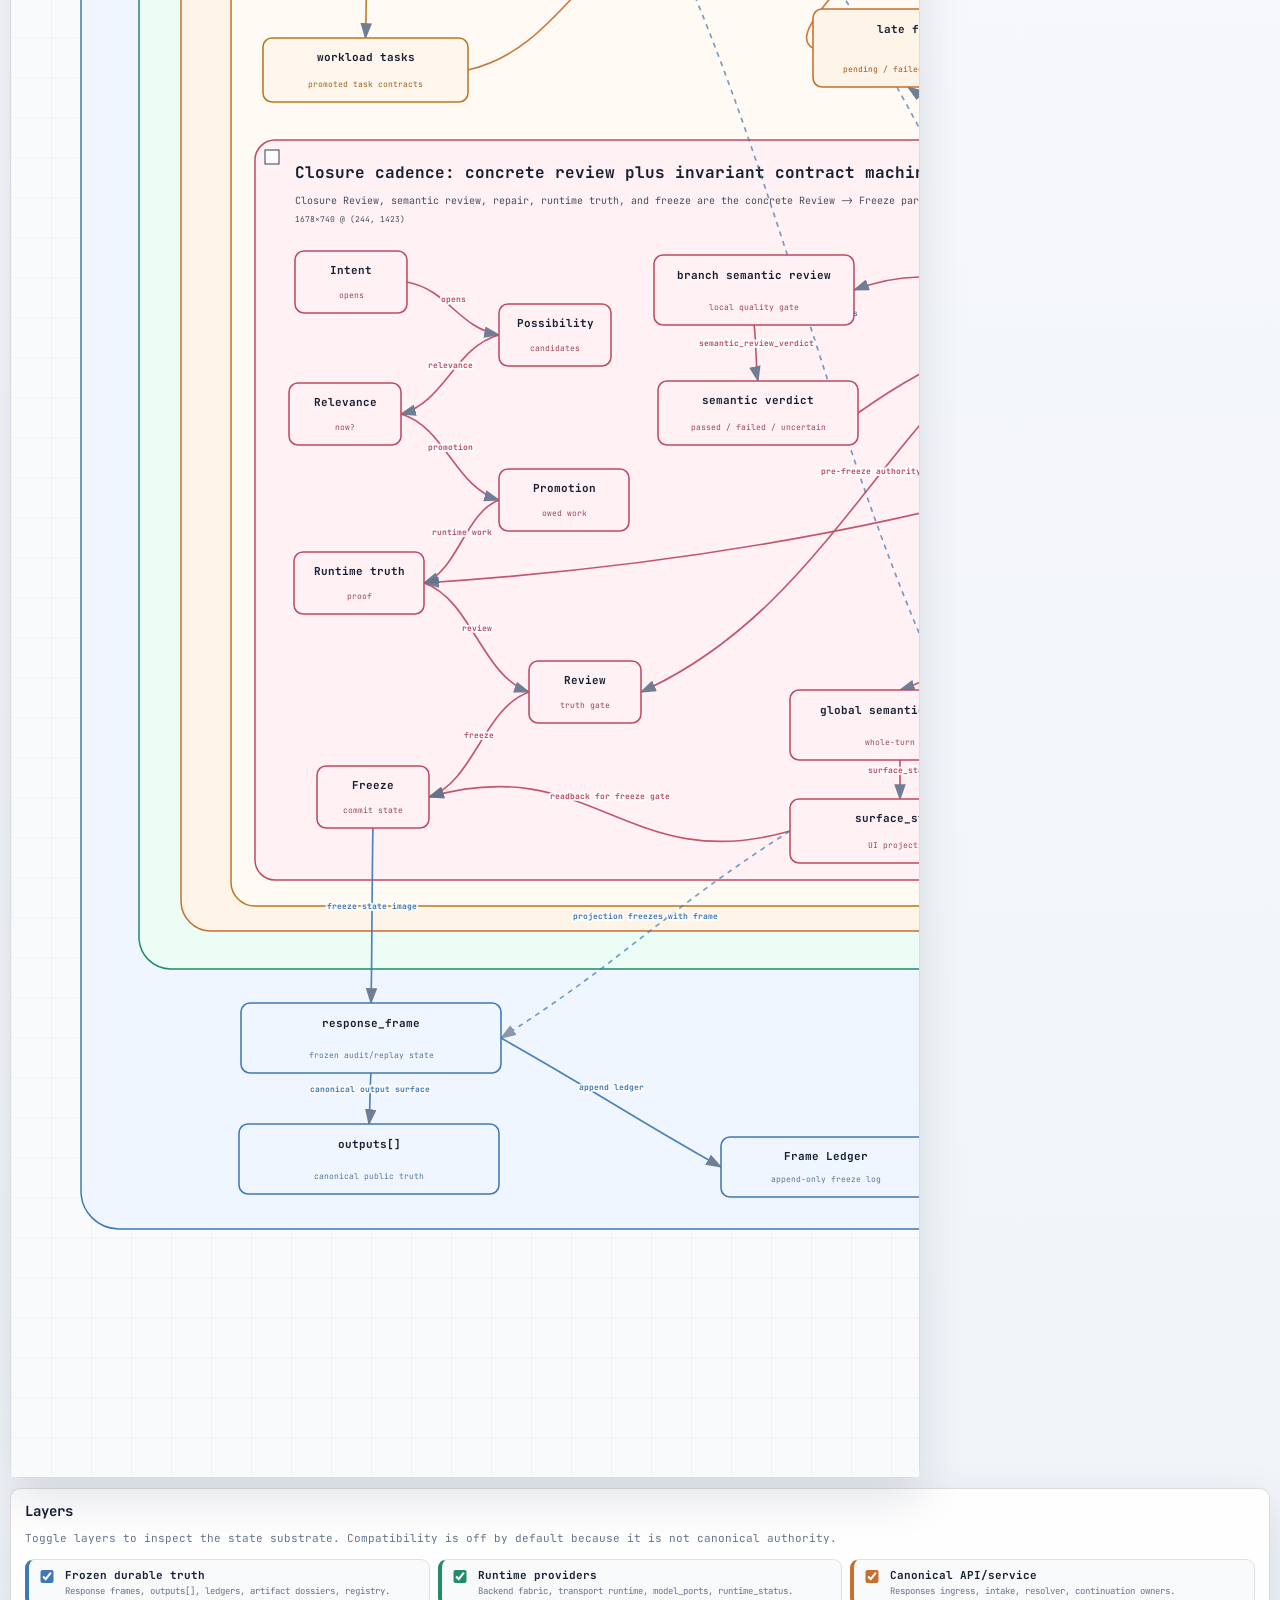
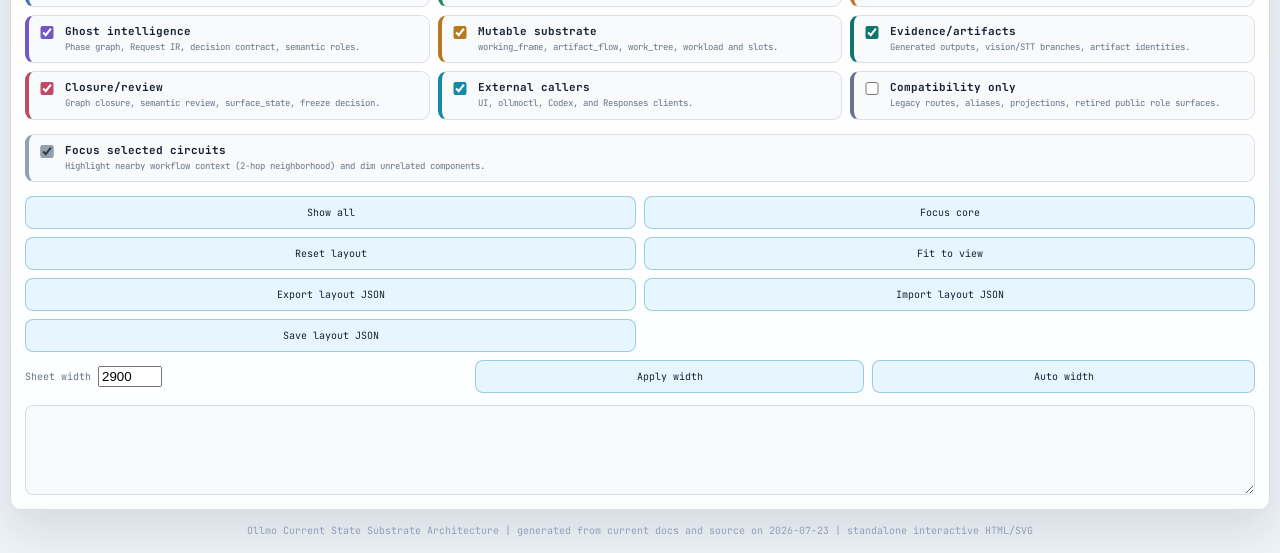
<file: docs/diagrams/ollmo-state-substrate-architecture.html>
<!doctype html>
<html lang="en">
<head>
  <meta charset="utf-8">
  <meta name="viewport" content="width=device-width, initial-scale=1">
  <title>Ollmo State Substrate Architecture</title>
  <link rel="preconnect" href="https://fonts.googleapis.com">
  <link rel="preconnect" href="https://fonts.gstatic.com" crossorigin>
  <link href="https://fonts.googleapis.com/css2?family=JetBrains+Mono:wght@400;500;600;700&display=swap" rel="stylesheet">
  <style>
    :root {
      --bg: #f6f8fb;
      --panel: #ffffff;
      --panel-2: #f1f5f9;
      --text: #172033;
      --muted: #66748a;
      --faint: #91a0b4;
      --cyan: #1689a6;
      --emerald: #238b68;
      --violet: #7357c7;
      --amber: #b7791f;
      --rose: #be4b63;
      --orange: #c66f2f;
      --blue: #3f78b5;
      --teal: #0f766e;
      --slate: #64748b;
      --border: rgba(71, 85, 105, 0.20);
      --shadow: 0 18px 48px rgba(15, 23, 42, 0.12);
    }

    * {
      box-sizing: border-box;
    }

    html,
    body {
      min-height: 100%;
      margin: 0;
      background: linear-gradient(180deg, #ffffff 0%, #f6f8fb 42%, #eef3f8 100%);
      color: var(--text);
      font-family: "JetBrains Mono", ui-monospace, SFMono-Regular, Menlo, Monaco, Consolas, monospace;
    }

    body {
      padding: 10px 10px 16px;
      overflow-x: auto;
    }

    .shell {
      width: 100%;
      max-width: none;
      margin: 0;
    }

    .header {
      display: grid;
      grid-template-columns: minmax(0, 1fr) auto;
      gap: 18px;
      align-items: end;
      margin-bottom: 8px;
    }

    .eyebrow {
      display: flex;
      gap: 10px;
      align-items: center;
      color: var(--cyan);
      font-size: 12px;
      font-weight: 700;
      text-transform: uppercase;
    }

    .pulse {
      width: 10px;
      height: 10px;
      border-radius: 50%;
      background: var(--emerald);
      box-shadow: 0 0 0 rgba(35, 139, 104, 0.55);
      animation: pulse 1.8s infinite;
    }

    @keyframes pulse {
      0% { box-shadow: 0 0 0 0 rgba(35, 139, 104, 0.42); }
      70% { box-shadow: 0 0 0 12px rgba(35, 139, 104, 0); }
      100% { box-shadow: 0 0 0 0 rgba(35, 139, 104, 0); }
    }

    h1 {
      margin: 8px 0 6px;
      font-size: clamp(26px, 3vw, 44px);
      line-height: 1.05;
      letter-spacing: 0;
    }

    .subtitle {
      margin: 0;
      max-width: 1540px;
      color: var(--muted);
      font-size: 13px;
      line-height: 1.55;
    }

    .badge-row {
      display: flex;
      flex-wrap: wrap;
      justify-content: flex-end;
      gap: 8px;
    }

    .badge {
      border: 1px solid var(--border);
      border-radius: 999px;
      padding: 7px 10px;
      background: rgba(255, 255, 255, 0.74);
      color: var(--muted);
      font-size: 11px;
      white-space: nowrap;
    }

    .workspace {
      display: grid;
      grid-template-columns: 300px minmax(0, 1fr) 360px;
      gap: 10px;
      align-items: start;
    }

    .panel,
    .diagram-card {
      border: 1px solid var(--border);
      border-radius: 10px;
      background: rgba(255, 255, 255, 0.88);
      box-shadow: var(--shadow);
    }

    .panel {
      padding: 14px;
      max-height: none;
      overflow: auto;
    }

    .workspace > .panel:not(.right-panel) {
      grid-column: 1;
      grid-row: 1;
    }

    .right-panel {
      grid-column: 3;
      grid-row: 1;
    }

    .panel h2 {
      margin: 0 0 10px;
      font-size: 14px;
      line-height: 1.25;
    }

    .panel p {
      margin: 0 0 12px;
      color: var(--muted);
      font-size: 11px;
      line-height: 1.5;
    }

    .control-list {
      display: grid;
      gap: 8px;
    }

    .control {
      --layer-color: var(--faint);
      display: grid;
      grid-template-columns: 18px 1fr;
      gap: 9px;
      align-items: start;
      padding: 9px;
      border: 1px solid rgba(71, 85, 105, 0.16);
      border-left: 4px solid var(--layer-color);
      border-radius: 9px;
      background: rgba(248, 250, 252, 0.86);
      cursor: pointer;
      user-select: none;
    }

    .control input {
      margin: 1px 0 0;
      accent-color: var(--layer-color);
    }

    .control strong {
      display: block;
      color: var(--text);
      font-size: 11px;
      line-height: 1.2;
    }

    .control span span {
      display: block;
      margin-top: 3px;
      color: var(--muted);
      font-size: 9px;
      line-height: 1.35;
    }

    .control-external { --layer-color: var(--cyan); }
    .control-service { --layer-color: var(--orange); }
    .control-ghost { --layer-color: var(--violet); }
    .control-mutable { --layer-color: var(--amber); }
    .control-runtime { --layer-color: var(--emerald); }
    .control-evidence { --layer-color: var(--teal); }
    .control-closure { --layer-color: var(--rose); }
    .control-durable { --layer-color: var(--blue); }
    .control-compat { --layer-color: var(--slate); }

    .actions {
      display: grid;
      grid-template-columns: 1fr 1fr;
      gap: 8px;
      margin-top: 14px;
    }

    .actions.actions-single {
      grid-template-columns: 1fr;
    }

    .canvas-controls {
      display: grid;
      grid-template-columns: auto auto auto;
      gap: 8px;
      margin-top: 8px;
      align-items: center;
    }

    .canvas-controls label {
      color: var(--muted);
      font-size: 10px;
      display: inline-flex;
      align-items: center;
      gap: 7px;
      white-space: nowrap;
    }

    .canvas-controls input[type=\"number\"] {
      width: 96px;
      padding: 7px 7px;
      border-radius: 7px;
      border: 1px solid rgba(71, 85, 105, 0.24);
      background: rgba(248, 250, 252, 0.9);
      color: var(--text);
      font-size: 10px;
      font-family: inherit;
    }

    button {
      border: 1px solid rgba(22, 137, 166, 0.36);
      border-radius: 8px;
      padding: 9px 8px;
      background: rgba(224, 242, 254, 0.76);
      color: var(--text);
      font-family: inherit;
      font-size: 10px;
      cursor: pointer;
    }

    button:hover {
      border-color: var(--cyan);
      background: rgba(186, 230, 253, 0.85);
    }

    .layout-box {
      display: grid;
      gap: 8px;
      margin-top: 12px;
    }

    .layout-box textarea {
      width: 100%;
      min-height: 90px;
      resize: vertical;
      border: 1px solid rgba(71, 85, 105, 0.18);
      border-radius: 8px;
      padding: 8px;
      background: rgba(248, 250, 252, 0.9);
      color: var(--muted);
      font-family: inherit;
      font-size: 9px;
      line-height: 1.4;
    }

    .diagram-card {
      grid-column: 2;
      grid-row: 1;
      overflow: visible;
    }

    .diagram-toolbar {
      display: flex;
      justify-content: space-between;
      gap: 10px;
      padding: 9px 12px;
      border-bottom: 1px solid rgba(71, 85, 105, 0.14);
      background: rgba(248, 250, 252, 0.90);
    }

    .diagram-toolbar .caption {
      color: var(--muted);
      font-size: 10px;
      line-height: 1.35;
    }

    .diagram-wrap {
      overflow: auto;
    }

    svg {
      display: block;
      width: 2900px;
      min-width: 0;
      height: 2760px;
      min-height: 2400px;
      background: var(--bg);
      touch-action: none;
    }

    .region.is-hidden {
      display: none;
    }

    .region-body {
      pointer-events: none;
    }

    .region-label {
      pointer-events: none;
      fill: currentColor;
    }

    .region-size {
      font-size: 8px;
      opacity: 0.78;
    }

    .region-move-handle,
    .region-resize-handle {
      pointer-events: all;
      fill: rgba(255, 255, 255, 0.82);
      stroke: #334155;
      stroke-width: 1;
    }

    .region-move-handle {
      cursor: grab;
    }

    .region-resize-handle {
      cursor: nwse-resize;
    }

    .region-move-handle:active,
    .region-resize-handle:active {
      cursor: grabbing;
    }

    .is-hidden {
      display: none;
    }

    .edge-path {
      fill: none;
      stroke-width: 1.65;
      marker-end: url(#arrowhead);
    }

    .edge-path.compat-edge {
      stroke-dasharray: 5 5;
      opacity: 0.72;
    }

    .edge-label {
      font-size: 8px;
      font-weight: 700;
      paint-order: stroke;
      stroke: rgba(255, 255, 255, 0.86);
      stroke-width: 4px;
      stroke-linejoin: round;
      pointer-events: none;
    }

    .edge-label.edge-dim {
      opacity: 0.2;
    }

    .edge-path.edge-dim {
      opacity: 0.18;
    }

    .edge-path.edge-active {
      opacity: 0.98;
      stroke-width: 1.95;
      filter: drop-shadow(0 0 1.5px rgba(23, 32, 51, 0.35));
    }

    .node {
      cursor: grab;
      transition: opacity 160ms ease, filter 160ms ease;
    }

    .node.dragging {
      cursor: grabbing;
    }

    .node:hover .node-rect {
      filter: url(#glow);
      stroke-width: 2.2;
    }

    .node.selected .node-rect {
      stroke: #172033;
      stroke-width: 2.6;
      filter: url(#strongGlow);
    }

    .node.dim {
      opacity: 0.25;
    }

    .node.dim .node-rect {
      filter: none;
      stroke-opacity: 0.65;
    }

    .node.compat-node.dim {
      opacity: 0.2;
    }

    .node.compat-node {
      opacity: 0.86;
    }

    .details {
      display: grid;
      gap: 12px;
    }

    .detail-kicker {
      color: var(--cyan);
      font-size: 10px;
      font-weight: 700;
      text-transform: uppercase;
    }

    .detail-title {
      margin: 0;
      color: var(--text);
      font-size: 18px;
      line-height: 1.25;
    }

    .detail-body {
      color: var(--muted);
      font-size: 11px;
      line-height: 1.55;
      white-space: pre-line;
    }

    .detail-meta {
      display: grid;
      gap: 7px;
    }

    .meta-row {
      padding: 8px;
      border-radius: 8px;
      border: 1px solid rgba(71, 85, 105, 0.14);
      background: rgba(248, 250, 252, 0.78);
      color: var(--muted);
      font-size: 10px;
      line-height: 1.4;
      overflow-wrap: anywhere;
    }

    .meta-row b {
      color: var(--text);
      font-weight: 600;
    }

    .side-summary {
      display: grid;
      gap: 8px;
      padding-top: 10px;
      border-top: 1px solid rgba(71, 85, 105, 0.14);
    }

    .summary-block {
      padding-left: 9px;
      border-left: 3px solid var(--summary-color, var(--faint));
    }

    .summary-block h3 {
      margin: 0 0 5px;
      font-size: 11px;
    }

    .summary-block ul {
      margin: 0;
      padding-left: 14px;
      color: var(--muted);
      font-size: 9px;
      line-height: 1.45;
    }

    .footer {
      margin: 14px 0 0;
      color: var(--faint);
      font-size: 10px;
      text-align: center;
    }

    @media (max-width: 1380px) {
      .workspace {
        grid-template-columns: minmax(0, 1fr) 340px;
      }

      .diagram-card {
        grid-column: 1;
        grid-row: 1;
      }

      .workspace > .panel:not(.right-panel) {
        grid-column: 1 / -1;
        grid-row: 2;
      }

      .right-panel {
        grid-column: 2;
        grid-row: 1;
      }

      .control-list {
        grid-template-columns: repeat(3, minmax(0, 1fr));
      }
    }

    @media (max-width: 900px) {
      body {
        padding: 8px;
      }

      .header,
      .workspace {
        grid-template-columns: 1fr;
      }

      .badge-row {
        justify-content: flex-start;
      }

      .diagram-card {
        grid-column: 1;
        grid-row: 1;
      }

      .workspace > .panel:not(.right-panel) {
        grid-column: 1;
        grid-row: 2;
      }

      .right-panel {
        grid-column: 1;
        grid-row: 3;
      }

      .control-list {
        grid-template-columns: 1fr;
      }

      svg {
        width: 100%;
        height: 1600px;
        min-height: 1600px;
      }
    }
  </style>
</head>
<body>
  <main class="shell">
    <header class="header">
      <div>
        <div class="eyebrow"><span class="pulse"></span> Ollmo architecture map</div>
        <h1>Current state substrate architecture</h1>
        <p class="subtitle">
          Ollmo as nested shells: canonical Responses ingress opens a mutable working_frame, Ghost shapes advisory semantics,
          contracts promote only proven work, runtime truth is reviewed before freeze, and durable frames/artifacts carry continuity.
        </p>
      </div>
      <div class="badge-row" aria-label="Architecture tags">
        <span class="badge">current contract map</span>
        <span class="badge">Shift/Ctrl/Cmd-click multi-select</span>
        <span class="badge">draggable nodes</span>
        <span class="badge">compat hidden by default</span>
      </div>
    </header>

    <section class="workspace">
      <aside class="panel">
        <h2>Layers</h2>
        <p>Toggle layers to inspect the state substrate. Compatibility is off by default because it is not canonical authority.</p>
        <div class="control-list" id="layerControls">
          <label class="control control-durable">
            <input type="checkbox" data-layer="durable" checked>
            <span><strong>Frozen durable truth</strong><span>Response frames, outputs[], ledgers, artifact dossiers, registry.</span></span>
          </label>
          <label class="control control-runtime">
            <input type="checkbox" data-layer="runtime" checked>
            <span><strong>Runtime providers</strong><span>Backend fabric, transport runtime, model_ports, runtime_status.</span></span>
          </label>
          <label class="control control-service">
            <input type="checkbox" data-layer="service" checked>
            <span><strong>Canonical API/service</strong><span>Responses ingress, intake, resolver, continuation owners.</span></span>
          </label>
          <label class="control control-ghost">
            <input type="checkbox" data-layer="ghost" checked>
            <span><strong>Ghost intelligence</strong><span>Phase graph, Request IR, decision contract, semantic roles.</span></span>
          </label>
          <label class="control control-mutable">
            <input type="checkbox" data-layer="mutable" checked>
            <span><strong>Mutable substrate</strong><span>working_frame, artifact_flow, work_tree, workload and slots.</span></span>
          </label>
          <label class="control control-evidence">
            <input type="checkbox" data-layer="evidence" checked>
            <span><strong>Evidence/artifacts</strong><span>Generated outputs, vision/STT branches, artifact identities.</span></span>
          </label>
          <label class="control control-closure">
            <input type="checkbox" data-layer="closure" checked>
            <span><strong>Closure/review</strong><span>Graph closure, semantic review, surface_state, freeze decision.</span></span>
          </label>
          <label class="control control-external">
            <input type="checkbox" data-layer="external" checked>
            <span><strong>External callers</strong><span>UI, ollmoctl, Codex, and Responses clients.</span></span>
          </label>
          <label class="control control-compat">
            <input type="checkbox" data-layer="compat">
            <span><strong>Compatibility only</strong><span>Legacy routes, aliases, projections, retired public role surfaces.</span></span>
          </label>
        </div>
      <div class="actions actions-single">
          <label class="control">
            <input id="focusModeToggle" type="checkbox" checked>
            <span><strong>Focus selected circuits</strong><span>Highlight nearby workflow context (2-hop neighborhood) and dim unrelated components.</span></span>
          </label>
        </div>
        <div class="actions">
          <button type="button" id="showAll">Show all</button>
          <button type="button" id="focusCore">Focus core</button>
          <button type="button" id="resetLayout">Reset layout</button>
          <button type="button" id="fitToView">Fit to view</button>
          <button type="button" id="exportLayout">Export layout JSON</button>
          <button type="button" id="importLayout">Import layout JSON</button>
          <button type="button" id="saveLayoutFile">Save layout JSON</button>
        </div>
        <div class="canvas-controls">
          <label>Sheet width<input id="canvasWidthInput" type="number" min="900" max="5000" step="20" value="2900" /></label>
          <button type="button" id="setCanvasWidth">Apply width</button>
          <button type="button" id="autoCanvasWidth">Auto width</button>
        </div>
        <div class="layout-box">
          <textarea id="layoutJson" spellcheck="false" aria-label="Layout JSON import and export"></textarea>
        </div>
        <input id="layoutFileInput" type="file" accept=".json,application/json" style="display:none;">
      </aside>

      <section class="diagram-card" aria-label="Ollmo architecture diagram">
        <div class="diagram-toolbar">
          <div class="caption">Shell order: external call -> canonical Responses -> working_frame -> Ghost advisory semantics -> runtime truth -> Closure -> response_frame.</div>
          <div class="caption">Drag nodes to inspect dependencies. Arrows attach to node sides and compatibility is secondary by default.</div>
        </div>
        <div class="diagram-wrap">
          <svg id="architectureSvg" viewBox="0 0 2900 2760" preserveAspectRatio="xMinYMin meet" role="img" aria-labelledby="diagramTitle diagramDesc">
            <title id="diagramTitle">Current Ollmo State Substrate Architecture</title>
            <desc id="diagramDesc">Current Ollmo architecture diagram with draggable nodes, attached arrows, canonical layers, advisory Ghost surfaces, runtime truth, closure review, durable outputs, and hidden compatibility paths.</desc>

            <defs>
              <pattern id="grid" width="40" height="40" patternUnits="userSpaceOnUse">
                <path d="M 40 0 L 0 0 0 40" fill="none" stroke="#dde5ef" stroke-width="0.7"/>
              </pattern>
              <marker id="arrowhead" markerWidth="10" markerHeight="7" refX="9" refY="3.5" orient="auto">
                <polygon points="0 0, 10 3.5, 0 7" fill="#64748b"/>
              </marker>
              <filter id="glow" x="-40%" y="-40%" width="180%" height="180%">
                <feDropShadow dx="0" dy="0" stdDeviation="4" flood-color="#1689a6" flood-opacity="0.38"/>
              </filter>
              <filter id="strongGlow" x="-50%" y="-50%" width="200%" height="200%">
                <feDropShadow dx="0" dy="0" stdDeviation="6" flood-color="#172033" flood-opacity="0.28"/>
              </filter>
            </defs>

            <rect id="diagramBackground" width="2900" height="2760" fill="#f8fafc"/>
            <rect id="diagramGrid" width="2900" height="2760" fill="url(#grid)" opacity="0.82"/>
            <g id="regionsLayer"></g>
            <g id="edgesLayer"></g>
            <g id="edgeLabelsLayer"></g>
            <g id="nodesLayer"></g>
          </svg>
        </div>
      </section>

      <aside class="panel right-panel">
        <div class="details">
          <div class="detail-kicker" id="detailKind">Architecture</div>
          <h2 class="detail-title" id="detailTitle">Click a component</h2>
          <div class="detail-body" id="detailBody">Select any box to see its role, authority boundary, files, and canonical or compatibility status.</div>
          <div class="detail-meta">
            <div class="meta-row" id="detailStatus"><b>Status:</b> canonical current surface unless the selected node says otherwise.</div>
            <div class="meta-row" id="detailAuthority"><b>Authority:</b> runtime/substrate truth and Closure decide what freezes.</div>
            <div class="meta-row" id="detailPaths"><b>Files:</b> click a node for source paths.</div>
            <div class="meta-row"><b>Cadence:</b> intent -> possibility -> relevance -> promoted contracts -> runtime truth -> review -> freeze.</div>
            <div class="meta-row"><b>Readback:</b> history, context, artifacts, and memory re-enter as candidates, then promotion decisions, not hidden authority.</div>
          </div>
          <div class="side-summary" aria-label="Architecture summary">
            <div class="summary-block" style="--summary-color: var(--blue)">
              <h3>Truth</h3>
              <ul>
                <li>outputs[] and response_frame are durable truth surfaces.</li>
                <li>Artifact dossiers are keyed by artifact_ref.</li>
                <li>Assistant text alone is not canonical payload truth.</li>
              </ul>
            </div>
            <div class="summary-block" style="--summary-color: var(--violet)">
              <h3>Ghost</h3>
              <ul>
                <li>Ghost derives and orients current-turn semantics.</li>
                <li>decision_contract and semantic roles are advisory.</li>
                <li>No Deliberation subsystem is current architecture.</li>
              </ul>
            </div>
            <div class="summary-block" style="--summary-color: var(--amber)">
              <h3>Work</h3>
              <ul>
                <li>working_frame is mutable live request state.</li>
                <li>work_tree is internal work truth.</li>
                <li>output_slots are projections of work truth.</li>
              </ul>
            </div>
            <div class="summary-block" style="--summary-color: var(--rose)">
              <h3>Closure</h3>
              <ul>
                <li>Closure Review is the pre-freeze authority.</li>
                <li>Late fill continues anchored promoted obligations.</li>
                <li>Repair must not invent fresh user intent.</li>
              </ul>
            </div>
          </div>
        </div>
      </aside>
    </section>

  <p class="footer">Ollmo Current State Substrate Architecture | generated from current docs and source on 2026-07-23 | standalone interactive HTML/SVG</p>
  </main>

  <script>
    const SVG_NS = 'http://www.w3.org/2000/svg';
    const STORAGE_KEY = 'ollmo-state-substrate-current-layout-v1';
    const BASE_VIEWBOX = { x: 0, y: 0, w: 2900, h: 2760 };
    const MIN_CANVAS_WIDTH = 1200;

    const layerStyles = {
      external: { fill: '#ecfeff', stroke: '#1689a6', text: '#172033', sub: '#1689a6' },
      service: { fill: '#fff4e8', stroke: '#c66f2f', text: '#172033', sub: '#9a5a22' },
      ghost: { fill: '#f5f3ff', stroke: '#7357c7', text: '#172033', sub: '#715ab1' },
      mutable: { fill: '#fff7ed', stroke: '#b7791f', text: '#172033', sub: '#9a651c' },
      runtime: { fill: '#ecfdf5', stroke: '#238b68', text: '#172033', sub: '#4b7d68' },
      evidence: { fill: '#f0fdfa', stroke: '#0f766e', text: '#172033', sub: '#0f766e' },
      closure: { fill: '#fff1f4', stroke: '#be4b63', text: '#172033', sub: '#9a4a5a' },
      durable: { fill: '#eff6ff', stroke: '#3f78b5', text: '#172033', sub: '#58779b' },
      compat: { fill: '#f8fafc', stroke: '#64748b', text: '#334155', sub: '#64748b' },
    };

    const defaultRegions = [
      { id: 'outerTruth', layer: 'durable', x: 70, y: 120, w: 2375, h: 2392, rx: 38, fill: '#eff6ff', stroke: '#3f78b5', minW: 900, minH: 700, title: 'Outermost shell: durable truth / continuity', sub: 'Time boundary: response frames, outputs[], artifact dossiers, history, settings, registry, and docks survive the turn.' },
      { id: 'runtimeShell', layer: 'runtime', x: 128, y: 232, w: 2237, h: 2020, rx: 32, fill: '#ecfdf5', stroke: '#238b68', minW: 760, minH: 520, title: 'Runnable shell: local backend fabric / substrate', sub: 'Typed local instances, ports, live status, backend transport, session controls, and provider metadata.' },
      { id: 'serviceShell', layer: 'service', x: 170, y: 330, w: 1817, h: 1884, rx: 30, fill: '#fff4e8', stroke: '#c66f2f', minW: 760, minH: 500, title: 'Service shell: canonical API, resolver, continuation, and freeze owners', sub: 'Responses orchestration owns intake, working_frame mutation, branch execution, late fill, closure review attachment, and response_frame freeze.' },
      { id: 'workingFrameShell', layer: 'mutable', x: 220, y: 560, w: 1735, h: 1629, rx: 24, fill: '#fffaf4', stroke: '#b7791f', minW: 640, minH: 500, title: 'working_frame: mutable live request substrate', sub: 'Contracts, candidate/promotion state, artifact_flow, work_tree, workload tasks, evidence, closure, and freeze source.' },
      { id: 'semanticShell', layer: 'ghost', x: 242, y: 713, w: 1672, h: 385, rx: 20, fill: '#f5f3ff', stroke: '#7357c7', minW: 540, minH: 240, title: 'Semantic contracts on the frame', sub: 'Ghost interprets current-turn intent; phase graph, Request IR, decision_contract, context gate, candidates, and promotions are semantic/advisory boundaries.' },
      { id: 'cadenceShell', layer: 'closure', x: 244, y: 1423, w: 1678, h: 740, rx: 20, fill: '#fff1f4', stroke: '#be4b63', minW: 700, minH: 420, title: 'Closure cadence: concrete review plus invariant contract machine', sub: 'Closure Review, semantic review, repair, runtime truth, and freeze are the concrete Review -> Freeze part of the cadence.' },
      { id: 'compatShell', layer: 'compat', x: 2544, y: 276, w: 250, h: 440, rx: 18, fill: '#f8fafc', stroke: '#64748b', dashed: true, minW: 190, minH: 260, title: 'Compatibility shelf: hidden by default', sub: 'Real replay/API surfaces, but not canonical architecture authority.' },
    ];

    const defaultNodes = [
      {
        id: 'externalCallers', layer: 'external', x: 287, y: 26, w: 640, h: 52,
        title: 'External Callers', label: 'External callers', sub: 'UI / ollmoctl / clients',
        kind: 'External call surface', status: 'canonical',
        body: 'Any caller enters Ollmo through a service surface: local UI, ollmoctl, Codex, IDEs, scripts, or canonical Responses clients.',
        paths: 'static/ui/; scripts/ollmoctl.py; ollmo_integrations/',
        authority: 'May request work. Does not own orchestration, runtime truth, or freeze.'
      },
      {
        id: 'integrationDock', layer: 'external', x: 1050, y: 20, w: 205, h: 72,
        title: 'External Integration Tunnel', label: 'ollmo_integrations/', sub: 'adapter manifests + sync',
        kind: 'External dock/tunnel', status: 'canonical boundary',
        body: 'External-client orchestration docks here through adapter manifests, provider sync/unsync, downstream sync, and Codex integration helpers.',
        paths: 'ollmo_integrations/; ollmo_integrations/adapter_manifest.py',
        authority: 'Connects external consumers without widening core runtime contracts.'
      },
      {
        id: 'responsesApi', layer: 'service', x: 218, y: 411, w: 470, h: 60,
        title: 'Canonical Responses API', label: '/api/responses', sub: 'canonical ingress contract',
        kind: 'Canonical API/service', status: 'canonical',
        body: '/api/responses is the current first-party ingress. It owns canonical orchestration, route selection, graph closure review attachment, and final payload freeze.',
        paths: 'ollmo_server/responses_request_runtime.py; docs/RESPONSES_CONTRACT.md; docs/CANONICAL_STACK.md',
        authority: 'Canonical call boundary. It opens and freezes the request state image but still relies on runtime/Closure truth.'
      },
      {
        id: 'v1Responses', layer: 'service', x: 1196, y: 369, w: 180, h: 60,
        title: 'OpenAI-Compatible Responses API', label: '/v1/responses', sub: 'canonical alias',
        kind: 'Canonical API/service', status: 'canonical',
        body: '/v1/responses is the OpenAI-compatible canonical ingress contract for external clients that expect that path.',
        paths: 'ollmo_server/responses_request_runtime.py; docs/RESPONSES_CONTRACT.md',
        authority: 'Canonical ingress alias. It does not bypass Responses orchestration.'
      },
      {
        id: 'requestIntake', layer: 'service', x: 927, y: 472, w: 210, h: 60,
        title: 'Request Intake and Normalization', label: 'request intake', sub: 'normalize current turn',
        kind: 'Service owner', status: 'canonical',
        body: 'Request intake extracts selected references, keeps current-turn-only context hygiene, normalizes compatibility hints, and coerces Ghost preferences at the API edge.',
        paths: 'ollmo_server/request_intake_runtime.py; ollmo_services/responses.py; static/ui/request-transport.js',
        authority: 'Normalizes request shape. It must not silently promote history, memory, or artifacts into active context.'
      },
      {
        id: 'selectedRefs', layer: 'service', x: 1301, y: 469, w: 210, h: 58,
        title: 'Selected Reference Extraction', label: 'selected refs', sub: 'artifact_ref handles',
        kind: 'Intake sub-surface', status: 'canonical',
        body: 'Selected references are extracted as explicit artifact/message/frame handles, then offered to context candidate and promotion gates.',
        paths: 'ollmo_server/request_intake_runtime.py; ollmo_services/file_inputs.py; static/ui/message-state.js',
        authority: 'May expose reference candidates. Does not make references binding without promotion.'
      },
      {
        id: 'workingFrame', layer: 'mutable', x: 257, y: 635, w: 320, h: 64,
        title: 'working_frame', label: 'working_frame', sub: 'mutable live request image',
        kind: 'Mutable substrate', status: 'canonical',
        body: 'working_frame is the service-owned mutable request state. It carries goal stack, artifact_flow, bounded loop metadata, candidate_graph, promotion_review, workload state, closure, journal, controls, and freeze source.',
        paths: 'ollmo_orchestration/working_frame.py; ollmo_services/response_frames.py; OLLMO_FOR_AGENTS.md',
        authority: 'Mutable state vessel. Ghost can shape advisory semantics; service/runtime own mutation and freeze.'
      },
      {
        id: 'ghost', layer: 'ghost', x: 1096, y: 821, w: 135, h: 64,
        title: 'Ghost / Ollmo_G', label: 'Ghost', sub: 'current-turn intelligence',
        kind: 'Runtime intelligence', status: 'canonical advisory',
        body: 'Ghost is embedded runtime intelligence for current-turn interpretation, phase graph derivation, candidate/proposal shaping, semantic role orientation, and route support.',
        paths: 'GHOST.md; ollmo_g/router.py; ollmo_server/ghost_route_runtime.py',
        authority: 'Advisory semantic intelligence. It is not the whole orchestration layer and does not execute, promote, waive, supersede, fulfill, or freeze.'
      },
      {
        id: 'phaseGraph', layer: 'ghost', x: 725, y: 825, w: 150, h: 64,
        title: 'Request Phase Graph', label: 'Phase Graph', sub: 'intent phases',
        kind: 'Semantic graph', status: 'canonical advisory',
        body: 'The request phase graph derives current-turn phases and dependencies from intent so downstream contracts can be shaped.',
        paths: 'ollmo_g/request_phase_graph.py; docs/GHOST_ROUTER.md',
        authority: 'Shapes graph candidates. Runtime and promotion review decide what becomes owed work.'
      },
      {
        id: 'requestIr', layer: 'ghost', x: 694, y: 941, w: 150, h: 64,
        title: 'Request IR', label: 'Request IR', sub: 'contract projection',
        kind: 'Semantic contract', status: 'canonical advisory',
        body: 'Request IR projects phases into output candidates, candidate_graph, promotion_review, output obligations, workload_graph, workload_proposal_review, and decision_contract.',
        paths: 'ollmo_g/request_ir.py; ollmo_g/candidate_contracts.py',
        authority: 'Shapes possible contracts. It does not prove runtime truth or freeze payloads.'
      },
      {
        id: 'contextGate', layer: 'ghost', x: 291, y: 827, w: 165, h: 64,
        title: 'Context Gate Review', label: 'Context Gate', sub: 'promoted context only',
        kind: 'Context contract', status: 'canonical advisory',
        body: 'History, context, references, memory, frames, and artifacts enter live turns only as candidates that pass relevance and promotion gates.',
        paths: 'ollmo_g/context_ir.py; ollmo_services/context_scan.py; GHOST.md',
        authority: 'Prevents recency-only hidden context. Does not make memory or artifacts automatic authority.'
      },
      {
        id: 'candidateGraph', layer: 'ghost', x: 950, y: 947, w: 170, h: 64,
        title: 'candidate_graph', label: 'candidate_graph', sub: 'possibility space',
        kind: 'Possibility boundary', status: 'canonical',
        body: 'candidate_graph records possible outputs, workload tasks, context, references, evidence, repairs, continuations, learning hints, reserved options, and rejected options.',
        paths: 'ollmo_g/candidate_contracts.py; ollmo_g/request_ir.py; ollmo_orchestration/working_frame.py',
        authority: 'A candidate is visible possibility state, not owed work.'
      },
      {
        id: 'promotionReview', layer: 'ghost', x: 1298, y: 1000, w: 170, h: 64,
        title: 'promotion_review', label: 'promotion_review', sub: 'possibility -> contract',
        kind: 'Promotion boundary', status: 'canonical',
        body: 'promotion_review decides whether candidates become promoted contracts or remain reserved, omitted, stale, waived, superseded, or rejected.',
        paths: 'ollmo_g/candidate_contracts.py; ollmo_g/request_ir.py; docs/CORE_CONTRACTS.md',
        authority: 'Only promotion creates obligations, active context/reference, repair contracts, evidence branches, or continuations.'
      },
      {
        id: 'decisionContract', layer: 'ghost', x: 1592, y: 891, w: 205, h: 64,
        title: 'decision_contract', label: 'decision_contract', sub: 'read-only advisory',
        kind: 'Advisory read model', status: 'canonical advisory',
        body: 'decision_contract joins candidates, promotions, obligations, reconsideration, waiver candidates, repair paths, semantic review candidates, workload proposal coverage, controlled_attention_review, semantic_decision_review, and accepted-learning orientation into Ghosts read model.',
        paths: 'ollmo_g/decision_contracts.py; docs/CONTROL_KNOBS.md; GHOST.md',
        authority: 'Read-only advisory surface. It cannot execute, promote, waive, supersede, fulfill, or freeze.'
      },
      {
        id: 'redrawScopeLadderReview', layer: 'closure', x: 1500, y: 1516, w: 220, h: 64,
        title: 'Redraw Scope Ladder Review', label: 'redraw_scope_ladder_review', sub: 'scope ladder / policy gate',
        kind: 'Intent alignment diagnostic', status: 'canonical',
        body: 'redraw_scope_ladder_review derives the allowed repair scope ladder (including full_successor_rebase) from closure evidence, accepted_learning hints, and runtime intent posture.',
        paths: 'ollmo_server/responses_request_runtime.py; ollmo_services/redraw_scope.py; docs/KNOBS_CHEATSHEET.md',
        authority: 'Read-only scope diagnostic. It does not apply graph changes directly.'
      },
      {
        id: 'acceptedLearningHints', layer: 'ghost', x: 1600, y: 749, w: 205, h: 64,
        title: 'accepted_learning', label: 'accepted_learning', sub: 'soft policy hints',
        kind: 'Advisory learning surface', status: 'canonical advisory',
        body: 'accepted_learning carries reviewed, bounded hints from offline self-learning snapshots. It can orient proposal direction only and must not satisfy promotion, routing, repair, Closure, or freeze authority by itself.',
        paths: 'OLLMO_FOR_AGENTS.md; docs/KNOBS_CHEATSHEET.md; ollmo_server/responses_request_runtime.py; state/self_learning/accepted_policy_snapshot.json',
        authority: 'Advisory only. It cannot execute, override user intent, or become runtime truth.'
      },
      {
        id: 'semanticRoles', layer: 'ghost', x: 1674, y: 1020, w: 230, h: 64,
        title: 'Semantic Roles and Review Lenses', label: 'semantic roles', sub: 'orientation only',
        kind: 'Advisory role/lens surface', status: 'canonical advisory',
        body: 'semantic_role_profile, semantic_role_orientation_review, and semantic_review_lens_review project file-backed roles from ollmo_g/semantic_roles/ into bounded orientation and review posture.',
        paths: 'ollmo_g/semantic_role_profile.py; ollmo_g/semantic_roles/; docs/CONTROL_KNOBS.md',
        authority: 'Advisory only. Not public role routing, not Deliberation, not authority over topology, payloads, promotion, execution, or freeze.'
      },
      {
        id: 'artifactFlow', layer: 'mutable', x: 1626, y: 1337, w: 180, h: 64,
        title: 'planning.artifact_flow', label: 'artifact_flow', sub: 'artifact plan surface',
        kind: 'Mutable substrate', status: 'canonical',
        body: 'planning.artifact_flow carries multi-artifact input routing, output placeholders, work_tree, output slots, and branch/output planning surfaces.',
        paths: 'ollmo_services/frame_planning.py; ollmo_orchestration/working_frame.py; docs/CORE_CONTRACTS.md',
        authority: 'Mutable planning surface. Runtime-owned work_tree is deeper truth than derived projections.'
      },
      {
        id: 'workTree', layer: 'mutable', x: 1625, y: 1215, w: 180, h: 64,
        title: 'planning.artifact_flow.work_tree', label: 'work_tree', sub: 'internal work truth',
        kind: 'Mutable substrate', status: 'canonical',
        body: 'work_tree is the canonical internal work tree when runtime_owned and authoritative. It records branch/task/work truth underneath public projections.',
        paths: 'docs/CORE_CONTRACTS.md; ollmo_services/frame_planning.py; ollmo_orchestration/working_frame.py',
        authority: 'Deepest internal work truth. output_slots are projections, not the source of authority.'
      },
      {
        id: 'workloadGraph', layer: 'mutable', x: 254, y: 1135, w: 205, h: 64,
        title: 'workload_graph', label: 'workload_graph', sub: 'task contract graph',
        kind: 'Task contract layer', status: 'canonical',
        body: 'workload_graph projects promoted work into tasks with declared inputs, dependencies, lifecycle stages, output contracts, visibility, review criteria, workload_task_proposals, and workload_proposal_review.',
        paths: 'ollmo_g/request_ir.py; ollmo_g/request_phase_graph.py; docs/CONTROL_KNOBS.md',
        authority: 'Defines workload contracts. Runtime still decides execution and evidence.'
      },
      {
        id: 'workloadTasks', layer: 'mutable', x: 252, y: 1321, w: 205, h: 64,
        title: 'Workload Tasks', label: 'workload tasks', sub: 'promoted task contracts',
        kind: 'Mutable work state', status: 'canonical',
        body: 'Workload tasks are promoted task contracts derived from Request IR and promotion review. They may carry dependencies, review criteria, semantic lenses, and execution contract hints.',
        paths: 'ollmo_g/request_ir.py; ollmo_services/frame_planning.py; ollmo_orchestration/working_frame.py',
        authority: 'Owed work only when promoted. Advisory proposal fields must pass workload_proposal_review.'
      },
      {
        id: 'outputObligations', layer: 'mutable', x: 1266, y: 1221, w: 190, h: 64,
        title: 'Output Obligations', label: 'output obligations', sub: 'owed visible outputs',
        kind: 'Mutable work state', status: 'canonical',
        body: 'Output obligations are promoted contracts for visible outputs. Closure audits them against runtime truth before freeze.',
        paths: 'ollmo_g/request_ir.py; docs/CORE_CONTRACTS.md; ollmo_server/response_semantics_runtime.py',
        authority: 'Creates owed output checks but does not prove fulfillment by itself.'
      },
      {
        id: 'outputSlots', layer: 'mutable', x: 1270, y: 1323, w: 190, h: 64,
        title: 'output_slots Projection', label: 'output_slots', sub: 'projection of work truth',
        kind: 'Projection surface', status: 'canonical projection',
        body: 'output_slots expose branch/slot-aware state for clients and frames, but they are projections of work_tree/runtime truth rather than deepest truth.',
        paths: 'ollmo_services/frame_planning.py; ollmo_orchestration/working_frame.py; docs/CORE_CONTRACTS.md',
        authority: 'Projection only. Do not treat stale slots or assistant text as canonical payload truth.'
      },
      {
        id: 'resolver', layer: 'service', x: 670, y: 1172, w: 190, h: 64,
        title: 'Resolver', label: 'Resolver', sub: 'contracts -> runnable lanes',
        kind: 'Service resolver', status: 'canonical name',
        body: 'Resolver advances already-planned promoted work into runnable lanes. The compatibility-named module is ollmo_g/execution_planner.py and persisted metadata may still use runtime.execution_planner.',
        paths: 'ollmo_g/execution_planner.py; docs/PUBLIC_NAMING_PATCH_SET.md; docs/INTERNAL_RENAME_MIGRATION_DESIGN.md',
        authority: 'Routes promoted contracts. It must not create public architecture authority under the old execution_planner name.'
      },
      {
        id: 'executionContracts', layer: 'service', x: 1621, y: 1126, w: 190, h: 64,
        title: 'Execution Contracts', label: 'execution contracts', sub: 'branch-local payloads',
        kind: 'Service contract handoff', status: 'canonical',
        body: 'Execution contracts preserve branch-local payloads such as content_payload, artifact_prompt, stage_direction, dependency evidence, artifact refs, workload_task_ref, and output_obligation_ref.',
        paths: 'ollmo_server/response_semantics_runtime.py; ollmo_server/late_fill_runtime.py; docs/CONTROL_KNOBS.md',
        authority: 'Handoff to execution. Must carry local branch identity instead of replaying root prompt.'
      },
      {
        id: 'lateFill', layer: 'service', x: 802, y: 1292, w: 190, h: 78,
        title: 'Late Fill / Continuation', label: 'late fill', sub: 'pending / failed / blocked',
        kind: 'Continuation state', status: 'canonical',
        body: 'Late fill continues promoted obligations through pending, completed, failed, blocked, cancelled, waived, superseded, or stale branch states. It must execute branch-local contracts.',
        paths: 'ollmo_server/late_fill_runtime.py; ollmo_server/responses_request_runtime.py; docs/RESPONSES_CONTRACT.md',
        authority: 'Continuation only. It cannot invent fresh user intent or replay the root prompt as new owed work.'
      },
      {
        id: 'repairActions', layer: 'closure', x: 1117, y: 2054, w: 205, h: 76,
        title: 'Closure Repair Actions', label: 'repair actions', sub: 'anchored only',
        kind: 'Closure repair contract', status: 'canonical',
        body: 'Repair actions classify open checks: retry_same_branch, retry_excluding_instance, start_compatible_instance, repair_dependency_chain, repair_branch_contract, rebuild_from_promoted_obligations, or semantic_review.',
        paths: 'docs/CONTROL_KNOBS.md; ollmo_server/responses_request_runtime.py; ollmo_server/recovery_contract.py',
        authority: 'Repair must be anchored in promoted obligations and runtime truth. It must not create fresh intent.'
      },
      {
        id: 'backendFabric', layer: 'runtime', x: 2087, y: 1089, w: 190, h: 64,
        title: 'Backend Fabric', label: 'backend fabric', sub: 'source vs runnable',
        kind: 'Runtime substrate', status: 'canonical',
        body: 'Backend fabric normalizes runnable local capability while keeping source ecosystem and runnable backend truth distinct.',
        paths: 'docs/BACKEND_FABRIC.md; ollmo_server/backend_transport_runtime.py; model_ports.json',
        authority: 'Runtime capability truth. Model prose cannot invent available capabilities.'
      },
      {
        id: 'backendTransport', layer: 'runtime', x: 2088, y: 922, w: 190, h: 64,
        title: 'Backend Transport Runtime', label: 'transport runtime', sub: 'provider adapters',
        kind: 'Runtime owner', status: 'canonical',
        body: 'backend_transport_runtime owns provider request execution, provider stream open/iterate adapters, media transport wrappers, and transport-adjacent parsing helpers.',
        paths: 'ollmo_server/backend_transport_runtime.py; OLLMO_FOR_AGENTS.md',
        authority: 'Executes provider transport. Does not decide semantic fulfillment.'
      },
      {
        id: 'runtimeRegistry', layer: 'runtime', x: 2076, y: 776, w: 190, h: 72,
        title: 'Runtime Registry / Status', label: 'model_ports + status', sub: 'live instance truth',
        kind: 'Runtime substrate', status: 'canonical',
        body: 'model_ports.json is stable instance registry and state/runtime_status.json is the live status layer for typed local instances.',
        paths: 'model_ports.json; state/runtime_status.json; ollmo_runtime/status.py',
        authority: 'Source of runnable instance identity and liveliness.'
      },
      {
        id: 'ollama', layer: 'runtime', x: 2177, y: 476, w: 150, h: 54,
        title: 'Ollama Instances', label: 'Ollama', sub: 'chat / image / embed',
        kind: 'Runtime provider', status: 'canonical runtime',
        body: 'Ollama-backed local model instances expose capabilities such as chat, vision, embeddings, or image generation through the registry and backend transport.',
        paths: 'model_ports.json; ollmo_server/backend_transport_runtime.py',
        authority: 'Can execute compatible promoted branches. Cannot define user intent or closure success.'
      },
      {
        id: 'mlx', layer: 'runtime', x: 2149, y: 379, w: 150, h: 54,
        title: 'MLX Instances', label: 'MLX', sub: 'TTS / STT / local models',
        kind: 'Runtime provider', status: 'canonical runtime',
        body: 'MLX-backed local instances provide typed capabilities such as text-to-speech or speech-to-text according to live runtime metadata.',
        paths: 'model_ports.json; ollmo_server/backend_transport_runtime.py',
        authority: 'Can execute compatible promoted branches. Cannot replace contract or closure truth.'
      },
      {
        id: 'llamacpp', layer: 'runtime', x: 2183, y: 286, w: 150, h: 54,
        title: 'llama.cpp Runners', label: 'llama.cpp', sub: 'backend family',
        kind: 'Runtime provider', status: 'canonical runtime',
        body: 'Additional backend families can join when backend fabric exposes compatible live capability and transport contracts.',
        paths: 'docs/BACKEND_FABRIC.md; model_ports.json',
        authority: 'Provider family, not semantic authority.'
      },
      {
        id: 'generatedOutputs', layer: 'evidence', x: 2092, y: 1276, w: 190, h: 64,
        title: 'Generated Outputs', label: 'generated outputs', sub: 'real runtime results',
        kind: 'Evidence/artifact surface', status: 'canonical evidence',
        body: 'Generated outputs are runtime-created text, image, audio, document, or file results with branch identity and artifact references where applicable.',
        paths: 'ollmo_server/infer_runtime.py; ollmo_server/chat_runtime.py; ollmo_server/infer_postprocess.py',
        authority: 'Evidence of work only when connected to branch contracts and registry/frame truth.'
      },
      {
        id: 'evidenceBranches', layer: 'evidence', x: 2073, y: 1509, w: 205, h: 70,
        title: 'Evidence Branches', label: 'evidence branches', sub: 'vision_analysis + STT',
        kind: 'Evidence branch layer', status: 'canonical',
        body: 'Generated media may produce evidence branches such as vision_analysis and speech_to_text. Final chat joins depend on declared evidence rather than root prompt replay.',
        paths: 'ollmo_server/late_fill_runtime.py; ollmo_g/request_phase_graph.py; docs/CONTROL_KNOBS.md',
        authority: 'Produces dependency evidence. Does not auto-satisfy semantic quality without review.'
      },
      {
        id: 'artifactIdentity', layer: 'evidence', x: 2101, y: 2030, w: 205, h: 70,
        title: 'Artifact Identity', label: 'artifact_ref', sub: 'registry + provenance',
        kind: 'Artifact evidence', status: 'canonical',
        body: 'Artifacts are durable identities keyed by artifact_ref, not accidental paths. Registry records provenance, metadata, enrichments, linked response/message IDs, and dossier reads.',
        paths: 'ollmo_services/artifact_registry.py; ollmo_services/artifact_dossiers.py; docs/CORE_CONTRACTS.md',
        authority: 'Artifact identity and evidence source. Raw assistant text cannot claim an artifact exists without registry truth.'
      },
      {
        id: 'graphClosure', layer: 'closure', x: 1089, y: 1528, w: 200, h: 70,
        title: 'Graph Closure Review', label: 'Closure Review', sub: 'pre-freeze authority',
        kind: 'Closure/review authority', status: 'canonical authority',
        body: 'Graph Closure Review audits runtime evidence against current intent, request phase graph, promoted contracts, work_tree, output slots, artifacts, late fill, recovery state, semantic review, and surface_state before freeze.',
        paths: 'ollmo_server/response_semantics_runtime.py; ollmo_server/responses_request_runtime.py; docs/CORE_CONTRACTS.md',
        authority: 'Pre-freeze authority over runtime truth. It may continue, block, repair, waive, supersede, or allow truthful freeze without inventing fresh intent.'
      },
      {
        id: 'graphRepairProposals', layer: 'closure', x: 1401, y: 1667, w: 190, h: 64,
        title: 'Graph Repair Proposals', label: 'graph_repair_proposals', sub: 'candidate repair set',
        kind: 'Closure diagnostic', status: 'canonical',
        body: 'graph_repair_proposals collects bounded graph-level repair candidates when closure detects missing intent coverage, duplicate refs, unmet obligations, or blocked obligations.',
        paths: 'ollmo_services/graph_repair.py; ollmo_server/responses_request_runtime.py; docs/KNOBS_CHEATSHEET.md',
        authority: 'Proposal surface only. Runtime validation is required before any graph patch lifecycle step.'
      },
      {
        id: 'graphRepairReviews', layer: 'closure', x: 1404, y: 1755, w: 190, h: 64,
        title: 'Graph Repair Reviews', label: 'graph_repair_reviews', sub: 'validated repair candidates',
        kind: 'Closure diagnostic', status: 'canonical',
        body: 'graph_repair_reviews validates proposal shape, safety, and obligation compatibility before a repair can enter lifecycle application.',
        paths: 'ollmo_services/graph_repair.py; ollmo_server/responses_request_runtime.py; docs/KNOBS_CHEATSHEET.md',
        authority: 'Read/validation surface. It does not mutate graph itself.'
      },
      {
        id: 'graphPatchLifecycle', layer: 'closure', x: 1399, y: 1848, w: 190, h: 72,
        title: 'Graph Patch Lifecycle', label: 'graph_patch_lifecycle', sub: 'apply_safe / apply_enforced',
        kind: 'Closure diagnostic', status: 'canonical',
        body: 'graph_patch_lifecycle records each reviewed patch decision, application attempt, risk level, and terminal-frame handling for validated graph repair proposals.',
        paths: 'ollmo_services/graph_repair.py; ollmo_server/responses_request_runtime.py; ollmo_server/response_semantics_runtime.py',
        authority: 'Lifecycle evidence. Executable mutation stays guarded by runtime autonomy policy and terminal-frame rules.'
      },
      {
        id: 'successorReopenRequests', layer: 'closure', x: 1400, y: 1963, w: 190, h: 68,
        title: 'Successor Reopen Requests', label: 'successor_reopen_requests', sub: 'terminal repair continuation',
        kind: 'Closure diagnostic', status: 'canonical',
        body: 'successor_reopen_requests carries successor work obligations when terminal/frozen parent frames block direct patch application and continuation must proceed on successor lineage.',
        paths: 'ollmo_server/responses_request_runtime.py; docs/KNOBS_CHEATSHEET.md; ollmo_services/self_learning.py',
        authority: 'Successor-only continuation surface. Not direct current-frame mutator.'
      },
      {
        id: 'graphRebaseProposals', layer: 'closure', x: 1654, y: 1671, w: 205, h: 64,
        title: 'Graph Rebase Proposals', label: 'graph_rebase_proposals', sub: 'rebase candidate set',
        kind: 'Closure diagnostic', status: 'canonical',
        body: 'graph_rebase_proposals captures reviewed structural rebase options when intent alignment or graph shape drift requests a successor-compatible redraft pathway.',
        paths: 'ollmo_services/graph_rebase.py; ollmo_server/responses_request_runtime.py; docs/KNOBS_CHEATSHEET.md',
        authority: 'Proposal surface. Proposal acceptance depends on explicit runtime authorization and lifecycle outcomes.'
      },
      {
        id: 'graphRebaseReviews', layer: 'closure', x: 1656, y: 1757, w: 205, h: 64,
        title: 'Graph Rebase Reviews', label: 'graph_rebase_reviews', sub: 'reviewed rebase candidates',
        kind: 'Closure diagnostic', status: 'canonical',
        body: 'graph_rebase_reviews validates rebase feasibility and preservation requirements before staged/applied rebase lifecycle transitions.',
        paths: 'ollmo_services/graph_rebase.py; ollmo_server/responses_request_runtime.py; docs/KNOBS_CHEATSHEET.md',
        authority: 'Validation surface. Cannot itself replace current graph truth.'
      },
      {
        id: 'graphRebaseLifecycle', layer: 'closure', x: 1652, y: 1851, w: 205, h: 72,
        title: 'Graph Rebase Lifecycle', label: 'graph_rebase_lifecycle', sub: 'reviewed / staged / applied',
        kind: 'Closure diagnostic', status: 'canonical',
        body: 'graph_rebase_lifecycle records staged/audited/approved rebase decisions, enforcement reviews, and whether rebase results stay local or become successor scope.',
        paths: 'ollmo_services/graph_rebase.py; ollmo_server/responses_request_runtime.py; docs/KNOBS_CHEATSHEET.md',
        authority: 'Lifecycle evidence for governance of rebase motion. Not the active contract executor.'
      },
      {
        id: 'successorRebaseRequests', layer: 'closure', x: 1656, y: 1966, w: 205, h: 68,
        title: 'Successor Rebase Requests', label: 'successor_rebase_requests', sub: 'successor scope transition',
        kind: 'Closure diagnostic', status: 'canonical',
        body: 'successor_rebase_requests carries successor lineage and preserved obligations when reviewed rebase enters successor-graph execution paths.',
        paths: 'ollmo_services/graph_rebase.py; ollmo_server/responses_request_runtime.py; docs/KNOBS_CHEATSHEET.md',
        authority: 'Successor continuity surface. Canonical continuation for reviewed successor movement, not mutation of the closed parent graph.'
      },
      {
        id: 'branchSemanticReview', layer: 'closure', x: 643, y: 1538, w: 200, h: 70,
        title: 'Branch Semantic Review', label: 'branch semantic review', sub: 'local quality gate',
        kind: 'Semantic review', status: 'canonical advisory evidence',
        body: 'Branch semantic review runs when a fulfilled-looking branch has qualitative review criteria. It returns semantic_review_verdict for that branch.',
        paths: 'ollmo_server/response_semantics_runtime.py; ollmo_services/semantic_review_verdict.py; docs/CONTROL_KNOBS.md',
        authority: 'Review evidence only. Runtime/Closure decide whether the branch is fulfilled, blocked, repaired, waived, or superseded.'
      },
      {
        id: 'globalSemanticClosure', layer: 'closure', x: 779, y: 1973, w: 220, h: 70,
        title: 'Global Semantic Closure Review', label: 'global semantic closure', sub: 'whole-turn fit',
        kind: 'Semantic closure', status: 'canonical advisory evidence',
        body: 'Global semantic closure asks whether locally fulfilled branches fit the whole current intent together. It may schedule semantic_review when local truth is complete but whole-turn fit is unproven.',
        paths: 'ollmo_server/response_semantics_runtime.py; docs/CONTROL_KNOBS.md; GHOST.md',
        authority: 'Whole-turn review evidence. Only a passed verdict can support freeze; failed or uncertain remains open repair/review state.'
      },
      {
        id: 'surfaceState', layer: 'closure', x: 779, y: 2082, w: 220, h: 64,
        title: 'surface_state', label: 'surface_state', sub: 'UI projection',
        kind: 'Closure projection', status: 'canonical projection',
        body: 'surface_state groups runtime truth into open, blocked, reconsiderable, waived, superseded, repair pending, semantic review pending, and completed for clients.',
        paths: 'docs/CONTROL_KNOBS.md; static/ui/message-state.js; static/ui/messages.js',
        authority: 'Projection of Closure/runtime truth, not a second source of truth.'
      },
      {
        id: 'semanticVerdict', layer: 'closure', x: 647, y: 1664, w: 200, h: 64,
        title: 'semantic_review_verdict', label: 'semantic verdict', sub: 'passed / failed / uncertain',
        kind: 'Review result', status: 'canonical review evidence',
        body: 'semantic_review_verdict is structured review evidence with verdict, criteria results, defects, confidence, evidence refs, and recommended transition.',
        paths: 'ollmo_services/semantic_review_verdict.py; ollmo_server/response_semantics_runtime.py',
        authority: 'Evidence for Closure. It does not freeze by itself.'
      },
      {
        id: 'intent', layer: 'closure', x: 284, y: 1534, w: 112, h: 62,
        title: 'Intent', label: 'Intent', sub: 'opens',
        kind: 'Core cadence', status: 'canonical',
        body: 'The current user turn opens an intent anchor. Later repair and closure must stay anchored to it.',
        paths: 'docs/PRINCIPLES.md; docs/CORE_CONTRACTS.md',
        authority: 'Intent anchor. It does not by itself create every possible branch.'
      },
      {
        id: 'possibility', layer: 'closure', x: 488, y: 1587, w: 112, h: 62,
        title: 'Possibility Space', label: 'Possibility', sub: 'candidates',
        kind: 'Core cadence', status: 'canonical',
        body: 'Possibility keeps candidates visible, including reserved and reconsiderable work, without turning every possibility into owed execution.',
        paths: 'ollmo_g/candidate_contracts.py; docs/CONTROL_KNOBS.md',
        authority: 'Visible possibility state, not an obligation.'
      },
      {
        id: 'relevance', layer: 'closure', x: 278, y: 1666, w: 112, h: 62,
        title: 'Relevance Gate', label: 'Relevance', sub: 'now?',
        kind: 'Core cadence', status: 'canonical',
        body: 'Relevance decides whether a candidate matters for the current turn now, using current evidence and policy.',
        paths: 'ollmo_g/candidate_contracts.py; docs/CONTROL_KNOBS.md',
        authority: 'Advisory gate until promotion review records the contract decision.'
      },
      {
        id: 'promotedContracts', layer: 'closure', x: 488, y: 1752, w: 130, h: 62,
        title: 'Promoted Contracts', label: 'Promotion', sub: 'owed work',
        kind: 'Core cadence', status: 'canonical',
        body: 'Promoted contracts become owed context, output obligations, workload tasks, evidence branches, repair contracts, or continuations.',
        paths: 'ollmo_g/candidate_contracts.py; docs/CORE_CONTRACTS.md',
        authority: 'Promotion boundary. Creates work but does not prove runtime truth.'
      },
      {
        id: 'runtimeTruth', layer: 'closure', x: 283, y: 1835, w: 130, h: 62,
        title: 'Runtime Truth', label: 'Runtime truth', sub: 'proof',
        kind: 'Core cadence', status: 'canonical authority',
        body: 'Runtime truth is evidence in work_tree, output branches/slots, artifacts, artifact dossiers, errors, late fill, recovery state, response frames, and replayable state.',
        paths: 'docs/PRINCIPLES.md; docs/CORE_CONTRACTS.md; ollmo_services/responses.py',
        authority: 'Authoritative substrate evidence. Model prose is not enough.'
      },
      {
        id: 'reviewCadence', layer: 'closure', x: 518, y: 1944, w: 112, h: 62,
        title: 'Review', label: 'Review', sub: 'truth gate',
        kind: 'Core cadence', status: 'canonical authority',
        body: 'Review checks whether runtime truth satisfies promoted contracts and semantic criteria before freeze, repair, waiver, supersession, or continuation.',
        paths: 'ollmo_server/response_semantics_runtime.py; docs/CORE_CONTRACTS.md',
        authority: 'Pre-freeze gate.'
      },
      {
        id: 'freezeDecision', layer: 'closure', x: 306, y: 2049, w: 112, h: 62,
        title: 'Freeze Decision', label: 'Freeze', sub: 'commit state',
        kind: 'Core cadence', status: 'canonical authority',
        body: 'Freeze commits the final truthful state image as response_frame and public outputs[].',
        paths: 'ollmo_services/response_frames.py; docs/CORE_CONTRACTS.md',
        authority: 'Final commit decision for this response state.'
      },
      {
        id: 'responseFrame', layer: 'durable', x: 230, y: 2286, w: 260, h: 70,
        title: 'response_frame', label: 'response_frame', sub: 'frozen audit/replay state',
        kind: 'Frozen durable substrate', status: 'canonical',
        body: 'response_frame preserves frozen request images with request, route, runtime, controls when meaningful, planning.artifact_flow, working_frame snapshot, outputs, artifacts, closure review, and final state.',
        paths: 'ollmo_services/response_frames.py; state/response_frames/responses.jsonl; README.md',
        authority: 'Frozen audit/replay state.'
      },
      {
        id: 'outputsCanonical', layer: 'durable', x: 228, y: 2407, w: 260, h: 70,
        title: 'outputs[]', label: 'outputs[]', sub: 'canonical public truth',
        kind: 'Public output contract', status: 'canonical',
        body: 'Top-level outputs[] is canonical public output truth. output and output_text are compatibility projections.',
        paths: 'ollmo_services/responses.py; docs/RESPONSES_CONTRACT.md; docs/CORE_CONTRACTS.md',
        authority: 'Canonical public output surface.'
      },
      {
        id: 'frameLedger', layer: 'durable', x: 710, y: 2420, w: 210, h: 60,
        title: 'Response Frame Ledger', label: 'Frame Ledger', sub: 'append-only freeze log',
        kind: 'Durable substrate', status: 'canonical',
        body: 'Non-test runtime calls append frozen response_frame snapshots to the response frame ledger for replay and audit.',
        paths: 'state/response_frames/responses.jsonl; ollmo_services/response_frames.py',
        authority: 'Durable response-state history.'
      },
      {
        id: 'artifactDossiers', layer: 'durable', x: 1519, y: 2307, w: 230, h: 60,
        title: 'Artifact Registry and Dossiers', label: 'artifact dossiers', sub: 'artifact_ref read surface',
        kind: 'Durable artifact substrate', status: 'canonical',
        body: 'Artifact dossiers keyed by artifact_ref join registry record, provenance, metadata, enrichments, linked response IDs, and linked message IDs.',
        paths: 'ollmo_services/artifact_registry.py; ollmo_services/artifact_dossiers.py; state/artifact_registry.jsonl',
        authority: 'Durable artifact truth and readback evidence.'
      },
      {
        id: 'chatHistory', layer: 'durable', x: 1110, y: 2296, w: 210, h: 60,
        title: 'Chat History and Context Readback', label: 'History', sub: 'candidate input only',
        kind: 'Durable substrate', status: 'canonical',
        body: 'History preserves conversations and request snapshots. Later turns may promote selected messages, frames, or artifact dossiers into active context through gates.',
        paths: 'state/chat_history/; ollmo_services/chat_history.py; ollmo_services/context_scan.py',
        authority: 'Durable history, not automatic hidden memory authority.'
      },
      {
        id: 'durableRuntime', layer: 'durable', x: 1878, y: 149, w: 230, h: 60,
        title: 'Runtime Registry / Status Ledger', label: 'Runtime Registry', sub: 'ports + status',
        kind: 'Durable/runtime substrate', status: 'canonical',
        body: 'model_ports.json and runtime_status.json persist and expose local runtime identity and status for current clients.',
        paths: 'model_ports.json; state/runtime_status.json; ollmo_runtime/status.py',
        authority: 'Durable registry/status truth.'
      },
      {
        id: 'chatInferCompat', layer: 'compat', x: 2574, y: 372, w: 190, h: 44,
        title: '/api/chat and /api/infer', label: '/api/chat + /api/infer', sub: 'lower-level routes',
        kind: 'Compatibility route', status: 'compatibility-only',
        body: '/api/chat and /api/infer still exist for older or specialized callers. New first-party flows should use canonical Responses.',
        paths: 'ollmo_server/chat_runtime.py; ollmo_server/infer_runtime.py; ollmo_server/infer_support_runtime.py',
        authority: 'Compatibility/lower-level route. Does not override canonical Responses orchestration.'
      },
      {
        id: 'legacyOutputsCompat', layer: 'compat', x: 2573, y: 424, w: 190, h: 44,
        title: 'Legacy output / output_text', label: 'output / output_text', sub: 'projection only',
        kind: 'Compatibility projection', status: 'compatibility-only',
        body: 'output and output_text remain compatibility projections derived from canonical outputs[] or fallback payload text.',
        paths: 'ollmo_services/responses.py; docs/CORE_CONTRACTS.md',
        authority: 'Projection only. Not canonical public output truth.'
      },
      {
        id: 'runtimePlannerCompat', layer: 'compat', x: 2577, y: 481, w: 190, h: 44,
        title: 'runtime.execution_planner', label: 'runtime.execution_planner', sub: 'persisted key',
        kind: 'Compatibility metadata key', status: 'compatibility-only',
        body: 'runtime.execution_planner is retained for persisted payloads and migration compatibility while public language should say Resolver.',
        paths: 'docs/INTERNAL_RENAME_MIGRATION_DESIGN.md; ollmo_g/execution_planner.py; ollmo_orchestration/working_frame.py',
        authority: 'Metadata compatibility key. Not public architecture authority.'
      },
      {
        id: 'plannerTimeoutCompat', layer: 'compat', x: 2576, y: 539, w: 190, h: 44,
        title: 'planner_timeout_ms', label: 'planner_timeout_ms', sub: 'developer flag',
        kind: 'Compatibility request flag', status: 'compatibility-only',
        body: 'planner_timeout_ms is a named safety budget/developer flag kept for compatibility while resolver naming migrates.',
        paths: 'docs/CONTROL_KNOBS.md; docs/INTERNAL_RENAME_MIGRATION_DESIGN.md; ollmo_g/request_meta.py',
        authority: 'Budget hint, not semantic role or routing authority.'
      },
      {
        id: 'ghostModeCompat', layer: 'compat', x: 2576, y: 587, w: 190, h: 44,
        title: 'ghost_mode API-edge aliases', label: 'ghost_mode aliases', sub: 'edge compatibility',
        kind: 'Compatibility alias', status: 'compatibility-only',
        body: 'Legacy ghost_mode values such as repair, worker, explorer, or improviser are accepted only at the API edge and translated into semantic role orientation.',
        paths: 'ollmo_g/ghost_mode_compat.py; ollmo_g/semantic_role_profile.py; GHOST.md',
        authority: 'Orientation alias only. Must not control planner timeout, topology, payloads, promotion, execution, waiver, supersession, or freeze.'
      },
      {
        id: 'retiredRoleCompat', layer: 'compat', x: 2576, y: 637, w: 190, h: 64,
        title: 'Retired Public Role Surfaces', label: 'public role / pipeline', sub: 'Expert Mode / execution_profile',
        kind: 'Compatibility/retired surface', status: 'compatibility-only',
        body: 'Public role routing, pipeline language, Expert Mode, and execution_profile are retired or compatibility-only concepts. File-backed semantic roles are advisory lenses.',
        paths: 'docs/PROMPT_RUNTIME_TERMINOLOGY_AUDIT.md; docs/PUBLIC_NAMING_PATCH_SET.md; ollmo_g/semantic_roles/',
        authority: 'Not canonical routing. Not a Deliberation subsystem.'
      },
    ];

    const edges = [
      { from: 'externalCallers', to: 'responsesApi', layer: 'service', label: 'canonical call' },
      { from: 'integrationDock', to: 'responsesApi', layer: 'external', label: 'dock/tunnel', curve: 0.25 },
      { from: 'v1Responses', to: 'responsesApi', layer: 'service', label: 'canonical alias', curve: -0.2 },
      { from: 'responsesApi', to: 'requestIntake', layer: 'service', label: 'normalize intake' },
      { from: 'requestIntake', to: 'selectedRefs', layer: 'service', label: 'selected refs' },
      { from: 'requestIntake', to: 'workingFrame', layer: 'mutable', label: 'opens frame' },
      { from: 'workingFrame', to: 'ghost', layer: 'ghost', label: 'frame opens Ghost' },
      { from: 'selectedRefs', to: 'contextGate', layer: 'ghost', label: 'context candidates', curve: -0.25 },
      { from: 'ghost', to: 'phaseGraph', layer: 'ghost', label: 'derive phases' },
      { from: 'phaseGraph', to: 'requestIr', layer: 'ghost', label: 'phase contract' },
      { from: 'requestIr', to: 'contextGate', layer: 'ghost', label: 'context gate' },
      { from: 'requestIr', to: 'candidateGraph', layer: 'ghost', label: 'candidate graph', curve: 0.16 },
      { from: 'candidateGraph', to: 'promotionReview', layer: 'ghost', label: 'candidate -> promotion' },
      { from: 'promotionReview', to: 'decisionContract', layer: 'ghost', label: 'read model input' },
      { from: 'acceptedLearningHints', to: 'decisionContract', layer: 'ghost', label: 'learning orientation', curve: 0.18, dashed: true },
      { from: 'semanticRoles', to: 'decisionContract', layer: 'ghost', label: 'advisory lens', curve: 0.18 },
      { from: 'acceptedLearningHints', to: 'ghost', layer: 'ghost', label: 'soft hint', curve: -0.28, dashed: true },
      { from: 'decisionContract', to: 'ghost', layer: 'ghost', label: 'advisory only', curve: -0.35, dashed: true },
      { from: 'promotionReview', to: 'workloadGraph', layer: 'mutable', label: 'promoted contract -> workload task' },
      { from: 'promotionReview', to: 'outputObligations', layer: 'mutable', label: 'promoted output obligation', curve: -0.12 },
      { from: 'workloadGraph', to: 'workloadTasks', layer: 'mutable', label: 'task lifecycle' },
      { from: 'workloadTasks', to: 'resolver', layer: 'service', label: 'ready task' },
      { from: 'outputObligations', to: 'workTree', layer: 'mutable', label: 'owed work in tree', curve: 0.12 },
      { from: 'workTree', to: 'outputSlots', layer: 'mutable', label: 'projection only' },
      { from: 'artifactFlow', to: 'workTree', layer: 'mutable', label: 'runtime-owned tree' },
      { from: 'resolver', to: 'executionContracts', layer: 'service', label: 'branch-local execution contract' },
      { from: 'executionContracts', to: 'backendFabric', layer: 'runtime', label: 'route compatible lane', curve: -0.2 },
      { from: 'backendFabric', to: 'backendTransport', layer: 'runtime', label: 'provider adapter' },
      { from: 'backendTransport', to: 'runtimeRegistry', layer: 'runtime', label: 'live metadata' },
      { from: 'runtimeRegistry', to: 'ollama', layer: 'runtime', label: 'typed instance', curve: 0.05 },
      { from: 'runtimeRegistry', to: 'mlx', layer: 'runtime', label: 'typed instance' },
      { from: 'runtimeRegistry', to: 'llamacpp', layer: 'runtime', label: 'runner', curve: -0.05 },
      { from: 'executionContracts', to: 'generatedOutputs', layer: 'evidence', label: 'materialized branch', curve: 0.22 },
      { from: 'generatedOutputs', to: 'evidenceBranches', layer: 'evidence', label: 'dependency evidence' },
      { from: 'generatedOutputs', to: 'artifactIdentity', layer: 'evidence', label: 'artifact_ref + provenance', curve: 0.32 },
      { from: 'artifactIdentity', to: 'workTree', layer: 'evidence', label: 'registry evidence', curve: -0.16 },
      { from: 'evidenceBranches', to: 'runtimeTruth', layer: 'closure', label: 'evidence gates proof' },
      { from: 'outputSlots', to: 'graphClosure', layer: 'closure', label: 'slot projection audited', curve: -0.12 },
      { from: 'workTree', to: 'graphClosure', layer: 'closure', label: 'work truth audited' },
      { from: 'graphClosure', to: 'redrawScopeLadderReview', layer: 'closure', label: 'scope ladder review' },
      { from: 'redrawScopeLadderReview', to: 'graphRepairProposals', layer: 'closure', label: 'scope -> repair proposals' },
      { from: 'redrawScopeLadderReview', to: 'graphRebaseProposals', layer: 'closure', label: 'scope -> rebase proposals' },
      { from: 'graphClosure', to: 'graphRepairProposals', layer: 'closure', label: 'repair proposals' },
      { from: 'graphRepairProposals', to: 'graphRepairReviews', layer: 'closure', label: 'repair review' },
      { from: 'graphRepairReviews', to: 'graphPatchLifecycle', layer: 'closure', label: 'proposal lifecycle' },
      { from: 'graphPatchLifecycle', to: 'successorReopenRequests', layer: 'closure', label: 'successor reopen request' },
      { from: 'successorReopenRequests', to: 'repairActions', layer: 'service', label: 'repair continuation' },
      { from: 'graphPatchLifecycle', to: 'repairActions', layer: 'closure', label: 'repair actionability', dashed: true },
      { from: 'graphClosure', to: 'graphRebaseProposals', layer: 'closure', label: 'rebase proposals', curve: -0.12 },
      { from: 'graphRebaseProposals', to: 'graphRebaseReviews', layer: 'closure', label: 'rebase review' },
      { from: 'graphRebaseReviews', to: 'graphRebaseLifecycle', layer: 'closure', label: 'lifecycle review' },
      { from: 'graphRebaseLifecycle', to: 'successorRebaseRequests', layer: 'closure', label: 'successor rebase request' },
      { from: 'successorRebaseRequests', to: 'repairActions', layer: 'service', label: 'rebase continuation' },
      { from: 'lateFill', to: 'resolver', layer: 'service', label: 'continue anchored branch', curve: -0.24 },
      { from: 'graphClosure', to: 'repairActions', layer: 'closure', label: 'closure repair' },
      { from: 'repairActions', to: 'lateFill', layer: 'service', label: 'retry / repair / semantic_review' },
      { from: 'graphClosure', to: 'branchSemanticReview', layer: 'closure', label: 'semantic review', curve: 0.15 },
      { from: 'branchSemanticReview', to: 'semanticVerdict', layer: 'closure', label: 'semantic_review_verdict' },
      { from: 'graphClosure', to: 'globalSemanticClosure', layer: 'closure', label: 'whole-turn semantic review', curve: -0.15 },
      { from: 'globalSemanticClosure', to: 'surfaceState', layer: 'closure', label: 'surface_state' },
      { from: 'surfaceState', to: 'freezeDecision', layer: 'closure', label: 'readback for freeze gate', curve: 0.2 },
      { from: 'surfaceState', to: 'responseFrame', layer: 'durable', label: 'projection freezes with frame', curve: 0.2, dashed: true },
      { from: 'semanticVerdict', to: 'graphClosure', layer: 'closure', label: 'review evidence', curve: -0.22 },
      { from: 'intent', to: 'possibility', layer: 'closure', label: 'opens' },
      { from: 'possibility', to: 'relevance', layer: 'closure', label: 'relevance' },
      { from: 'relevance', to: 'promotedContracts', layer: 'closure', label: 'promotion' },
      { from: 'promotedContracts', to: 'runtimeTruth', layer: 'closure', label: 'runtime work' },
      { from: 'runtimeTruth', to: 'reviewCadence', layer: 'closure', label: 'review' },
      { from: 'reviewCadence', to: 'freezeDecision', layer: 'closure', label: 'freeze' },
      { from: 'graphClosure', to: 'reviewCadence', layer: 'closure', label: 'pre-freeze authority', curve: 0.12 },
      { from: 'freezeDecision', to: 'responseFrame', layer: 'durable', label: 'freeze state image' },
      { from: 'responseFrame', to: 'outputsCanonical', layer: 'durable', label: 'canonical output surface' },
      { from: 'responseFrame', to: 'frameLedger', layer: 'durable', label: 'append ledger', curve: 0.14 },
      { from: 'artifactIdentity', to: 'artifactDossiers', layer: 'durable', label: 'dossier read surface', curve: -0.28 },
      { from: 'frameLedger', to: 'chatHistory', layer: 'durable', label: 'history/readback' },
      { from: 'artifactDossiers', to: 'contextGate', layer: 'durable', label: 'durable readback -> candidates', curve: -0.38, dashed: true },
      { from: 'chatHistory', to: 'contextGate', layer: 'durable', label: 'history -> candidates', curve: -0.3, dashed: true },
      { from: 'durableRuntime', to: 'runtimeRegistry', layer: 'durable', label: 'registry/status truth', curve: 0.32, dashed: true },
      { from: 'chatInferCompat', to: 'responsesApi', layer: 'compat', label: 'compat route below Responses', dashed: true },
      { from: 'legacyOutputsCompat', to: 'outputsCanonical', layer: 'compat', label: 'derived projection', dashed: true },
      { from: 'runtimePlannerCompat', to: 'resolver', layer: 'compat', label: 'old persisted key', dashed: true },
      { from: 'plannerTimeoutCompat', to: 'resolver', layer: 'compat', label: 'budget hint only', dashed: true },
      { from: 'ghostModeCompat', to: 'semanticRoles', layer: 'compat', label: 'edge alias -> orientation', dashed: true },
      { from: 'retiredRoleCompat', to: 'semanticRoles', layer: 'compat', label: 'retired public role surface', dashed: true },
    ];

    const architectureSvg = document.getElementById('architectureSvg');
    const diagramBackground = document.getElementById('diagramBackground');
    const diagramGrid = document.getElementById('diagramGrid');
    const regionsLayer = document.getElementById('regionsLayer');
    const edgesLayer = document.getElementById('edgesLayer');
    const edgeLabelsLayer = document.getElementById('edgeLabelsLayer');
    const nodesLayer = document.getElementById('nodesLayer');
    const controls = Array.from(document.querySelectorAll('[data-layer]'));
    const layoutJson = document.getElementById('layoutJson');
    const detailKind = document.getElementById('detailKind');
    const detailTitle = document.getElementById('detailTitle');
    const detailBody = document.getElementById('detailBody');
    const detailStatus = document.getElementById('detailStatus');
    const detailAuthority = document.getElementById('detailAuthority');
    const detailPaths = document.getElementById('detailPaths');
    const canvasWidthInput = document.getElementById('canvasWidthInput');
    const focusModeToggle = document.getElementById('focusModeToggle');
    const setCanvasWidthButton = document.getElementById('setCanvasWidth');
    const autoCanvasWidthButton = document.getElementById('autoCanvasWidth');
    const saveLayoutFileButton = document.getElementById('saveLayoutFile');
    const importLayoutButton = document.getElementById('importLayout');
    const layoutFileInput = document.getElementById('layoutFileInput');

    const state = {
      regions: new Map(defaultRegions.map((region) => [region.id, { ...region, element: null }])),
      nodes: new Map(defaultNodes.map((node) => [node.id, { ...node }])),
      selectedId: null,
      selectedIds: new Set(),
      dragging: null,
      regionDragging: null,
      activeLayers: new Set(),
      autoViewBox: false,
      focusModeEnabled: true,
      focusModeDepth: 2,
      suppressNextNodeClick: false,
    };

    function canvasBounds() {
      const vb = parseViewBox(architectureSvg.getAttribute('viewBox'));
      if (vb) return vb;
      return { ...BASE_VIEWBOX };
    }

    function syncCanvasBackdrop() {
      const bounds = canvasBounds();
      if (diagramBackground) {
        diagramBackground.setAttribute('width', bounds.w);
        diagramBackground.setAttribute('height', bounds.h);
      }
      if (diagramGrid) {
        diagramGrid.setAttribute('width', bounds.w);
        diagramGrid.setAttribute('height', bounds.h);
      }
    }

    function maxContentRightEdge() {
      let maxX = BASE_VIEWBOX.w;
      state.nodes.forEach((node) => {
        maxX = Math.max(maxX, node.x + node.w);
      });
      state.regions.forEach((region) => {
        maxX = Math.max(maxX, region.x + region.w);
      });
      return Math.max(MIN_CANVAS_WIDTH, Math.round(maxX + 24));
    }

    function applyCanvasStyleWidth(bounds) {
      const isNarrow = window.matchMedia('(max-width: 900px)').matches;
      if (isNarrow) {
        architectureSvg.style.removeProperty('width');
      } else {
        architectureSvg.style.width = `${Math.round(bounds.w)}px`;
      }
      if (canvasWidthInput) {
        canvasWidthInput.value = String(Math.round(bounds.w));
      }
      syncCanvasBackdrop();
    }

    function clampToCanvas(bounds) {
      state.nodes.forEach((node) => {
        node.x = Math.max(0, Math.min(node.x, bounds.w - node.w));
        node.y = Math.max(0, Math.min(node.y, bounds.h - node.h));
        if (node.element) node.element.setAttribute('transform', `translate(${node.x} ${node.y})`);
      });
      state.regions.forEach((region) => {
        region.x = Math.max(0, Math.min(region.x, bounds.w - region.w));
        region.y = Math.max(0, Math.min(region.y, bounds.h - region.h));
        region.w = Math.max(region.minW || 120, Math.min(region.w, bounds.w - region.x));
        region.h = Math.max(region.minH || 90, Math.min(region.h, bounds.h - region.y));
        updateRegionElement(region);
      });
    }

    function setCanvasWidth(rawWidth, { auto = false, persist = false } = {}) {
      const vb = canvasBounds();
      let targetW = Math.round(Number(rawWidth));
      if (!Number.isFinite(targetW)) targetW = vb.w;
      targetW = Math.max(MIN_CANVAS_WIDTH, Math.min(5000, targetW));
      targetW = Math.max(targetW, maxContentRightEdge());
      vb.w = targetW;
      architectureSvg.setAttribute('viewBox', `${vb.x} ${vb.y} ${vb.w} ${vb.h}`);
      applyCanvasStyleWidth(vb);
      clampToCanvas(vb);
      if (!auto) state.autoViewBox = false;
      if (persist) {
        persistLayout();
      }
      drawEdges();
    }

    function el(name, attrs = {}) {
      const element = document.createElementNS(SVG_NS, name);
      Object.entries(attrs).forEach(([key, value]) => {
        if (value !== undefined && value !== null) {
          element.setAttribute(key, String(value));
        }
      });
      return element;
    }

    function cssColor(layer, key) {
      return (layerStyles[layer] || layerStyles.compat)[key];
    }

    function parseViewBox(value) {
      if (typeof value !== 'string') return null;
      const parts = value.trim().split(/\s+/).map((entry) => Number(entry));
      if (parts.length !== 4 || parts.some((item) => Number.isNaN(item))) return null;
      return { x: parts[0], y: parts[1], w: parts[2], h: parts[3] };
    }

    function isDefaultViewBox(vb) {
      return vb && vb.x === BASE_VIEWBOX.x && vb.y === BASE_VIEWBOX.y && vb.w === BASE_VIEWBOX.w && vb.h === BASE_VIEWBOX.h;
    }

    function syncCanvasViewBoxToWidth() {
      if (!state.autoViewBox) return;
      const container = architectureSvg.parentElement;
      const renderedWidth = Math.round(container ? container.clientWidth : BASE_VIEWBOX.w);
      const targetW = Math.max(BASE_VIEWBOX.w, renderedWidth);
      const current = parseViewBox(architectureSvg.getAttribute('viewBox'));
      if (!current) return;
      const hasWidthChange = current.w !== targetW;
      const rightMargins = {
        outerTruth: 140,
        runtimeShell: 160,
        serviceShell: 310,
        workingFrameShell: 400,
        semanticShell: 520,
        cadenceShell: 340,
      };
      let regionChanged = false;
      Object.entries(rightMargins).forEach(([id, rightMargin]) => {
        const region = state.regions.get(id);
        if (!region) return;
        const targetRegionW = targetW - region.x - rightMargin;
        if (targetRegionW <= 0) return;
        const minAllowedW = Math.max(region.minW || 120, 1);
        const boundedW = Math.max(minAllowedW, targetRegionW);
        if (boundedW > region.w) {
          region.w = Math.max(region.w, boundedW);
          regionChanged = true;
          updateRegionElement(region);
        }
      });
      if (!hasWidthChange && !regionChanged) {
        applyCanvasStyleWidth(current);
        return;
      }
      architectureSvg.setAttribute('viewBox', `${current.x} ${current.y} ${targetW} ${current.h}`);
      applyCanvasStyleWidth({ ...current, w: targetW });
      persistLayout();
      drawEdges();
    }

    function wrapText(text, maxChars) {
      const words = String(text || '').split(/\s+/).filter(Boolean);
      const lines = [];
      let line = '';
      words.forEach((word) => {
        const next = line ? `${line} ${word}` : word;
        if (next.length > maxChars && line) {
          lines.push(line);
          line = word;
        } else {
          line = next;
        }
      });
      if (line) lines.push(line);
      return lines.slice(0, 3);
    }

    function updateRegionElement(region) {
      if (!region.element) return;
      const body = region.element.querySelector('.region-body');
      const title = region.element.querySelector('.region-title');
      const sub = region.element.querySelector('.region-subtitle');
      const size = region.element.querySelector('.region-size');
      const moveHandle = region.element.querySelector('.region-move-handle');
      const resizeHandle = region.element.querySelector('.region-resize-handle');

      body.setAttribute('x', region.x);
      body.setAttribute('y', region.y);
      body.setAttribute('width', region.w);
      body.setAttribute('height', region.h);

      title.setAttribute('x', region.x + 40);
      title.setAttribute('y', region.y + 38);
      sub.setAttribute('x', region.x + 40);
      sub.setAttribute('y', region.y + 64);
      if (size) {
        size.setAttribute('x', region.x + 40);
        size.setAttribute('y', region.y + 82);
        size.textContent = `${Math.round(region.w)}×${Math.round(region.h)} @ (${Math.round(region.x)}, ${Math.round(region.y)})`;
      }

      moveHandle.setAttribute('x', region.x + 10);
      moveHandle.setAttribute('y', region.y + 10);
      moveHandle.setAttribute('width', 14);
      moveHandle.setAttribute('height', 14);

      resizeHandle.setAttribute('x', Math.max(region.x + 2, region.x + region.w - 14));
      resizeHandle.setAttribute('y', Math.max(region.y + 2, region.y + region.h - 14));
      resizeHandle.setAttribute('width', 14);
      resizeHandle.setAttribute('height', 14);
    }

    function startRegionDrag(event) {
      const region = state.regions.get(event.currentTarget.dataset.regionId);
      if (!region) return;
      event.preventDefault();
      event.stopPropagation();
      const isResize = event.currentTarget.classList.contains('region-resize-handle');
      const point = svgPoint(event);
      state.regionDragging = {
        id: region.id,
        action: isResize ? 'resize' : 'move',
        pointerId: event.pointerId,
        startX: point.x,
        startY: point.y,
        startRegionX: region.x,
        startRegionY: region.y,
        startRegionW: region.w,
        startRegionH: region.h,
      };
      region.element?.querySelector(isResize ? '.region-resize-handle' : '.region-move-handle')?.setPointerCapture(event.pointerId);
    }

    function moveRegionDrag(event) {
      if (!state.regionDragging) return;
      const region = state.regions.get(state.regionDragging.id);
      if (!region || !region.element) return;
      const point = svgPoint(event);
      const bounds = canvasBounds();
      const minW = Number(region.minW || 140);
      const minH = Number(region.minH || 110);
      if (state.regionDragging.action === 'resize') {
        const nextW = Math.round(state.regionDragging.startRegionW + (point.x - state.regionDragging.startX));
        const nextH = Math.round(state.regionDragging.startRegionH + (point.y - state.regionDragging.startY));
        region.w = Math.min(bounds.w - region.x, Math.max(minW, nextW));
        region.h = Math.min(bounds.h - region.y, Math.max(minH, nextH));
      } else {
        region.x = Math.round(point.x - (state.regionDragging.startX - state.regionDragging.startRegionX));
        region.y = Math.round(point.y - (state.regionDragging.startY - state.regionDragging.startRegionY));
      }
      if (state.regionDragging.action === 'move') {
        region.x = Math.max(0, Math.min(region.x, bounds.w - region.w));
        region.y = Math.max(0, Math.min(region.y, bounds.h - region.h));
      }
      updateRegionElement(region);
    }

    function endRegionDrag(event) {
      if (!state.regionDragging) return;
      const region = state.regions.get(state.regionDragging.id);
      if (region?.element) {
        const handle = region.element.querySelector(`.${state.regionDragging.action === 'resize' ? 'region-resize-handle' : 'region-move-handle'}`);
        try {
          handle?.releasePointerCapture(state.regionDragging.pointerId);
        } catch (_err) {
          // Pointer capture may already have been released by the browser.
        }
      }
      state.regionDragging = null;
      persistLayout();
    }

    function drawRegion(region) {
      const group = el('g', {
        class: `region layer-${region.layer}`,
        'data-region-id': region.id,
        'data-layer': region.layer,
      });
      group.appendChild(el('rect', {
        class: 'region-body',
        x: region.x,
        y: region.y,
        width: region.w,
        height: region.h,
        rx: region.rx,
        fill: region.fill,
        stroke: region.stroke,
        'stroke-width': 1.5,
        'stroke-dasharray': region.dashed ? '10 7' : '',
      }));
      const title = el('text', {
        class: 'region-label region-title',
        x: region.x + 40,
        y: region.y + 38,
        fill: region.stroke,
        'font-size': 16,
        'font-weight': 700,
      });
      title.textContent = region.title;
      group.appendChild(title);

      const subtitle = el('text', {
        class: 'region-label region-subtitle',
        x: region.x + 40,
        y: region.y + 64,
        fill: region.stroke,
        'font-size': 10,
        opacity: 0.78,
      });
      subtitle.textContent = region.sub;
      group.appendChild(subtitle);

      const size = el('text', {
        class: 'region-label region-size',
        x: region.x + 40,
        y: region.y + 82,
        fill: region.stroke,
      });
      size.textContent = `${region.w}×${region.h} @ (${region.x}, ${region.y})`;
      group.appendChild(size);

      const moveHandle = el('rect', {
        class: 'region-move-handle',
        'data-region-id': region.id,
        x: region.x + 10,
        y: region.y + 10,
        width: 14,
        height: 14,
      });
      const resizeHandle = el('rect', {
        class: 'region-resize-handle',
        'data-region-id': region.id,
        x: region.x + region.w - 14,
        y: region.y + region.h - 14,
        width: 14,
        height: 14,
      });
      moveHandle.addEventListener('pointerdown', startRegionDrag);
      resizeHandle.addEventListener('pointerdown', startRegionDrag);
      group.appendChild(moveHandle);
      group.appendChild(resizeHandle);
      regionsLayer.appendChild(group);
      region.element = group;
    }

    function drawNode(node) {
      const style = layerStyles[node.layer] || layerStyles.compat;
      const group = el('g', {
        class: `node layer-${node.layer}${node.status === 'compatibility-only' ? ' compat-node' : ''}`,
        'data-node-id': node.id,
        transform: `translate(${node.x} ${node.y})`,
      });
      group.appendChild(el('rect', {
        class: 'node-mask',
        x: 0, y: 0, width: node.w, height: node.h, rx: node.layer === 'compat' ? 7 : 9,
        fill: '#ffffff',
        opacity: node.layer === 'compat' ? 0.86 : 1,
      }));
      group.appendChild(el('rect', {
        class: 'node-rect',
        x: 0, y: 0, width: node.w, height: node.h, rx: node.layer === 'compat' ? 7 : 9,
        fill: style.fill, stroke: style.stroke, 'stroke-width': node.layer === 'compat' ? 1.1 : 1.55,
        'stroke-dasharray': node.layer === 'compat' ? '4 4' : '',
      }));
      const labelLines = wrapText(node.label, Math.max(10, Math.floor(node.w / 8)));
      const labelStart = node.h > 68 ? 24 : 23;
      labelLines.forEach((line, index) => {
        const text = el('text', {
          x: node.w / 2, y: labelStart + index * 14,
          fill: style.text, 'font-size': node.layer === 'compat' ? 8 : 11,
          'font-weight': 700, 'text-anchor': 'middle',
        });
        text.textContent = line;
        group.appendChild(text);
      });
      const sub = el('text', {
        x: node.w / 2, y: node.h - 15,
        fill: style.sub, 'font-size': node.layer === 'compat' ? 7 : 8,
        'text-anchor': 'middle',
      });
      sub.textContent = node.sub || '';
      group.appendChild(sub);
      group.addEventListener('click', (event) => {
        event.stopPropagation();
        if (state.suppressNextNodeClick) {
          state.suppressNextNodeClick = false;
          return;
        }
        selectNode(node.id, event);
      });
      group.addEventListener('pointerdown', startDrag);
      nodesLayer.appendChild(group);
      node.element = group;
    }

    function nodeCenter(node) {
      return { x: node.x + node.w / 2, y: node.y + node.h / 2 };
    }

    function anchorPoint(source, target) {
      const sourceCenter = nodeCenter(source);
      const targetCenter = nodeCenter(target);
      const dx = targetCenter.x - sourceCenter.x;
      const dy = targetCenter.y - sourceCenter.y;
      const absDx = Math.abs(dx);
      const absDy = Math.abs(dy);
      if (absDx >= absDy) {
        return {
          x: source.x + (dx >= 0 ? source.w : 0),
          y: sourceCenter.y,
        };
      }
      return {
        x: sourceCenter.x,
        y: source.y + (dy >= 0 ? source.h : 0),
      };
    }

    function edgePath(edge, from, to) {
      const start = anchorPoint(from, to);
      const end = anchorPoint(to, from);
      const dx = end.x - start.x;
      const dy = end.y - start.y;
      const curve = Number(edge.curve || 0);
      const horizontal = Math.abs(dx) >= Math.abs(dy);
      let c1x = start.x + dx * 0.45;
      let c1y = start.y + dy * 0.15;
      let c2x = start.x + dx * 0.55;
      let c2y = start.y + dy * 0.85;
      if (horizontal) {
        c1y += curve * 260;
        c2y -= curve * 260;
      } else {
        c1x += curve * 260;
        c2x -= curve * 260;
      }
      return { d: `M ${start.x} ${start.y} C ${c1x} ${c1y}, ${c2x} ${c2y}, ${end.x} ${end.y}`, start, end };
    }

    function isLayerActive(layer) {
      return state.activeLayers.has(layer);
    }

    function nodeVisible(node) {
      return isLayerActive(node.layer);
    }

    function connectedSelectionSets() {
      if (!state.focusModeEnabled) {
        return { enabled: false, nodeIds: new Set(), edgeIndexes: new Set() };
      }
      const maxDepth = Number.isFinite(Number(state.focusModeDepth)) ? Math.max(0, Math.floor(Number(state.focusModeDepth))) : 0;
      const selectedIds = new Set(Array.from(state.selectedIds).filter((id) => {
        const node = state.nodes.get(id);
        return !!node && nodeVisible(node);
      }));
      if (selectedIds.size === 0) {
        return { enabled: false, nodeIds: new Set(), edgeIndexes: new Set() };
      }
      if (maxDepth === 0) {
        return { enabled: true, nodeIds: selectedIds, edgeIndexes: new Set() };
      }
      const byNode = new Map();
      edges.forEach((edge, index) => {
        const from = state.nodes.get(edge.from);
        const to = state.nodes.get(edge.to);
        if (!from || !to || !nodeVisible(from) || !nodeVisible(to) || !isLayerActive(edge.layer)) return;
        if (!byNode.has(edge.from)) byNode.set(edge.from, []);
        if (!byNode.has(edge.to)) byNode.set(edge.to, []);
        byNode.get(edge.from).push({ id: edge.to, index });
        byNode.get(edge.to).push({ id: edge.from, index });
      });
      const nodeIds = new Set();
      const edgeIndexes = new Set();
      const queue = Array.from(selectedIds, (id) => ({ id, depth: 0 }));
      queue.forEach(({ id }) => {
        if (state.nodes.get(id) && nodeVisible(state.nodes.get(id))) {
          nodeIds.add(id);
        }
      });
      for (let q = 0; q < queue.length; q += 1) {
        const current = queue[q];
        if (current.depth >= maxDepth) {
          continue;
        }
        const currentId = current.id;
        const adjacent = byNode.get(currentId) || [];
        adjacent.forEach((neighbor) => {
          edgeIndexes.add(neighbor.index);
          if (!nodeIds.has(neighbor.id)) {
            nodeIds.add(neighbor.id);
            queue.push({ id: neighbor.id, depth: current.depth + 1 });
          }
        });
      }
      return { enabled: true, nodeIds, edgeIndexes };
    }

    function drawEdges() {
      edgesLayer.replaceChildren();
      edgeLabelsLayer.replaceChildren();
      const relation = connectedSelectionSets();
      edges.forEach((edge, edgeIndex) => {
        const from = state.nodes.get(edge.from);
        const to = state.nodes.get(edge.to);
        if (!from || !to || !nodeVisible(from) || !nodeVisible(to) || !isLayerActive(edge.layer)) return;
        const style = layerStyles[edge.layer] || layerStyles.compat;
        const pathData = edgePath(edge, from, to);
        const isConnected = relation.enabled && relation.edgeIndexes.has(edgeIndex);
        const classes = [
          'edge-path',
          relation.enabled && !isConnected ? 'edge-dim' : '',
          isConnected ? 'edge-active' : '',
          edge.layer === 'compat' || edge.dashed ? 'compat-edge' : '',
        ];
        const path = el('path', {
          class: classes.filter(Boolean).join(' '),
          d: pathData.d,
          stroke: style.stroke,
          opacity: edge.layer === 'compat' ? (relation.enabled && !isConnected ? 0.28 : 0.65) : (relation.enabled && !isConnected ? 0.22 : 0.92),
        });
        edgesLayer.appendChild(path);
        if (edge.label) {
          const labelX = (pathData.start.x + pathData.end.x) / 2;
          const labelY = (pathData.start.y + pathData.end.y) / 2 - 7 - Number(edge.curve || 0) * 42;
          const labelClasses = ['edge-label', relation.enabled && !isConnected ? 'edge-dim' : ''];
          const label = el('text', {
            class: labelClasses.filter(Boolean).join(' '),
            x: labelX, y: labelY,
            fill: style.stroke,
            'text-anchor': 'middle',
          });
          label.textContent = edge.label;
          edgeLabelsLayer.appendChild(label);
        }
      });
    }

    function applyLayerVisibility() {
      state.activeLayers = new Set(controls.filter((control) => control.checked).map((control) => control.dataset.layer));
      regionsLayer.querySelectorAll('[data-layer]').forEach((item) => {
        item.classList.toggle('is-hidden', !isLayerActive(item.dataset.layer));
      });
      state.nodes.forEach((node) => {
        if (node.element) node.element.classList.toggle('is-hidden', !nodeVisible(node));
      });
      if (state.selectedIds.size) {
        updateSelectionVisuals();
      } else {
        drawEdges();
      }
    }

    function clearSelection() {
      state.selectedIds.clear();
      state.selectedId = null;
      state.nodes.forEach((item) => {
        if (item.element) item.element.classList.remove('selected');
        if (item.element) item.element.classList.remove('dim');
      });
      detailKind.textContent = 'None selected';
      detailTitle.textContent = 'Select a node';
      detailBody.textContent = 'Click a node to view details.';
      detailStatus.innerHTML = '';
      detailAuthority.innerHTML = '';
      detailPaths.innerHTML = '';
      drawEdges();
    }

    function refreshDetailPanel() {
      const selectedIds = Array.from(state.selectedIds);
      if (!selectedIds.length) {
        return;
      }
      if (selectedIds.length === 1) {
        const node = state.nodes.get(selectedIds[0]);
        if (!node) return;
        state.selectedId = node.id;
        detailKind.textContent = `${node.kind || 'Component'} / ${node.layer}`;
        detailTitle.textContent = node.title || node.label;
        detailBody.textContent = node.body || 'No detail available.';
        detailStatus.innerHTML = `<b>Status:</b> ${node.status || 'canonical'}`;
        detailAuthority.innerHTML = `<b>Authority:</b> ${node.authority || 'not specified'}`;
        detailPaths.innerHTML = `<b>Files:</b> ${node.paths || 'not specified'}`;
        return;
      }
      const selectedLabels = selectedIds
        .map((selectedId) => {
          const node = state.nodes.get(selectedId);
          return node ? (node.title || node.label) : selectedId;
        })
        .filter(Boolean);
      detailKind.textContent = `${selectedIds.length} nodes selected`;
      detailTitle.textContent = `Multi-select (${selectedIds.length})`;
      detailBody.textContent = selectedLabels.length ? selectedLabels.join('\n') : 'Multiple nodes selected.';
      detailStatus.innerHTML = '<b>Status:</b> mixed';
      detailAuthority.innerHTML = '<b>Authority:</b> mixed';
      detailPaths.innerHTML = '<b>Files:</b> mixed';
    }

    function updateSelectionVisuals() {
      const relation = connectedSelectionSets();
      state.nodes.forEach((item) => {
        if (!item.element) return;
        item.element.classList.toggle('selected', state.selectedIds.has(item.id));
        item.element.classList.toggle('dim', relation.enabled && !relation.nodeIds.has(item.id));
      });
      refreshDetailPanel();
      drawEdges();
    }

    function selectNode(id, event = {}) {
      const node = state.nodes.get(id);
      if (!node) return;
      const multiSelect = Boolean(event.shiftKey || event.ctrlKey || event.metaKey);
      if (multiSelect) {
        if (state.selectedIds.has(id)) {
          state.selectedIds.delete(id);
        } else {
          state.selectedIds.add(id);
        }
        if (state.selectedIds.size === 0) {
          state.selectedId = null;
        } else {
          state.selectedId = id;
        }
      } else {
        state.selectedIds.clear();
        state.selectedIds.add(id);
        state.selectedId = id;
      }
      updateSelectionVisuals();
    }

    function svgPoint(event) {
      const point = architectureSvg.createSVGPoint();
      point.x = event.clientX;
      point.y = event.clientY;
      return point.matrixTransform(architectureSvg.getScreenCTM().inverse());
    }

    function startDrag(event) {
      const group = event.currentTarget;
      const id = group.dataset.nodeId;
      const node = state.nodes.get(id);
      if (!node) return;
      if (!state.selectedIds.has(id)) {
        selectNode(id, event);
      }
      event.preventDefault();
      group.setPointerCapture(event.pointerId);
      const start = svgPoint(event);
      const selectedNodes = Array.from(state.selectedIds);
      if (!selectedNodes.length) {
        return;
      }
      state.dragging = {
        initiatorId: id,
        ids: selectedNodes,
        pointerId: event.pointerId,
        offsets: new Map(),
        hasMoved: false,
        originX: start.x,
        originY: start.y,
      };
      selectedNodes.forEach((selectedId) => {
        const selectedNode = state.nodes.get(selectedId);
        if (!selectedNode) return;
        state.dragging.offsets.set(selectedId, {
          offsetX: start.x - selectedNode.x,
          offsetY: start.y - selectedNode.y,
        });
        selectedNode.element?.classList.add('dragging');
      });
    }

    function moveDrag(event) {
      if (!state.dragging) return;
      const point = svgPoint(event);
      const dx = point.x - state.dragging.originX;
      const dy = point.y - state.dragging.originY;
      const moved = Math.abs(dx) + Math.abs(dy) > 2;
      const bounds = canvasBounds();
      if (moved) state.dragging.hasMoved = true;
      state.dragging.ids.forEach((dragId) => {
        const node = state.nodes.get(dragId);
        const offset = state.dragging?.offsets.get(dragId);
        if (!node || !offset || !node.element) return;
        node.x = Math.round(point.x - offset.offsetX);
        node.y = Math.round(point.y - offset.offsetY);
        node.x = Math.max(0, Math.min(node.x, bounds.w - node.w));
        node.y = Math.max(0, Math.min(node.y, bounds.h - node.h));
        node.element.setAttribute('transform', `translate(${node.x} ${node.y})`);
      });
      drawEdges();
    }

    function endDrag(event) {
      if (!state.dragging) return;
      state.dragging.ids.forEach((dragId) => {
        const node = state.nodes.get(dragId);
        if (node?.element) {
          node.element.classList.remove('dragging');
        }
      });
      if (state.dragging?.hasMoved) {
        state.suppressNextNodeClick = true;
      }
      const initiator = state.nodes.get(state.dragging.initiatorId);
      if (initiator?.element) {
        try {
          initiator.element.releasePointerCapture(state.dragging.pointerId);
        } catch (_err) {
          // Pointer capture can already be released by the browser.
        }
      }
      state.dragging = null;
      persistLayout();
    }

    function currentLayout() {
      const positions = {};
      state.nodes.forEach((node) => {
        positions[node.id] = { x: node.x, y: node.y };
      });
      const regions = {};
      state.regions.forEach((region) => {
        regions[region.id] = {
          x: region.x,
          y: region.y,
          w: region.w,
          h: region.h,
        };
      });
      return {
        version: 5,
        autoViewBox: state.autoViewBox,
        focusModeEnabled: state.focusModeEnabled,
        focusModeDepth: state.focusModeDepth,
        viewBox: architectureSvg.getAttribute('viewBox'),
        positions,
        regions,
      };
    }

    function persistLayout() {
      localStorage.setItem(STORAGE_KEY, JSON.stringify(currentLayout()));
    }

    function applyLayout(layout) {
      if (!layout || typeof layout !== 'object' || !layout.positions) return false;
      state.autoViewBox = true;
      Object.entries(layout.positions).forEach(([id, position]) => {
        const node = state.nodes.get(id);
        if (!node || !position) return;
        const x = Number(position.x);
        const y = Number(position.y);
        if (Number.isFinite(x) && Number.isFinite(y)) {
          node.x = Math.round(x);
          node.y = Math.round(y);
          if (node.element) node.element.setAttribute('transform', `translate(${node.x} ${node.y})`);
        }
      });

      if (layout.regions && typeof layout.regions === 'object') {
        Object.entries(layout.regions).forEach(([id, value]) => {
          const region = state.regions.get(id);
          if (!region || !value) return;
          const x = Number(value.x);
          const y = Number(value.y);
          const w = Number(value.w);
          const h = Number(value.h);
          if (Number.isFinite(x)) region.x = Math.max(0, Math.round(x));
          if (Number.isFinite(y)) region.y = Math.max(0, Math.round(y));
          if (Number.isFinite(w)) region.w = Math.max(region.minW || 120, Math.round(w));
          if (Number.isFinite(h)) region.h = Math.max(region.minH || 90, Math.round(h));
          updateRegionElement(region);
        });
      }
      if (typeof layout.focusModeEnabled === 'boolean') {
        state.focusModeEnabled = layout.focusModeEnabled;
      } else if (typeof layout.focusMode === 'boolean') {
        state.focusModeEnabled = layout.focusMode;
      }
      if (Number.isFinite(Number(layout.focusModeDepth))) {
        state.focusModeDepth = Math.max(0, Math.floor(Number(layout.focusModeDepth)));
      }
      if (focusModeToggle) {
        focusModeToggle.checked = state.focusModeEnabled;
      }

      if (layout.viewBox && typeof layout.viewBox === 'string') {
        architectureSvg.setAttribute('viewBox', layout.viewBox);
        const parsed = parseViewBox(layout.viewBox);
        if (typeof layout.autoViewBox === 'boolean') {
          state.autoViewBox = layout.autoViewBox;
        } else {
          state.autoViewBox = isDefaultViewBox(parsed);
        }
      }
      const bounds = canvasBounds();
      if (state.autoViewBox) {
        syncCanvasViewBoxToWidth();
      } else {
        applyCanvasStyleWidth(bounds);
      }
      if (state.selectedIds.size) {
        updateSelectionVisuals();
      } else {
        drawEdges();
      }
      return true;
    }

    function loadPersistedLayout() {
      const raw = localStorage.getItem(STORAGE_KEY);
      if (!raw) return;
      try {
        applyLayout(JSON.parse(raw));
      } catch (_err) {
        localStorage.removeItem(STORAGE_KEY);
      }
    }

    function resetLayout() {
      defaultNodes.forEach((original) => {
        const node = state.nodes.get(original.id);
        if (!node) return;
        node.x = original.x;
        node.y = original.y;
        if (node.element) node.element.setAttribute('transform', `translate(${node.x} ${node.y})`);
      });
      state.regions.forEach((region, id) => {
        const def = defaultRegions.find((item) => item.id === id);
        if (!def) return;
        region.x = def.x;
        region.y = def.y;
        region.w = def.w;
        region.h = def.h;
        updateRegionElement(region);
      });
      architectureSvg.setAttribute('viewBox', `${BASE_VIEWBOX.x} ${BASE_VIEWBOX.y} ${BASE_VIEWBOX.w} ${BASE_VIEWBOX.h}`);
      state.autoViewBox = false;
      state.focusModeEnabled = true;
      state.focusModeDepth = 2;
      if (focusModeToggle) {
        focusModeToggle.checked = true;
      }
      applyCanvasStyleWidth(BASE_VIEWBOX);
      localStorage.removeItem(STORAGE_KEY);
      drawEdges();
      layoutJson.value = '';
    }

    function fitToView() {
      const visible = Array.from(state.nodes.values()).filter(nodeVisible);
      if (!visible.length) return;
      const minX = Math.min(...visible.map((node) => node.x)) - 90;
      const minY = Math.min(...visible.map((node) => node.y)) - 90;
      const maxX = Math.max(...visible.map((node) => node.x + node.w)) + 90;
      const maxY = Math.max(...visible.map((node) => node.y + node.h)) + 90;
      state.autoViewBox = false;
      architectureSvg.setAttribute('viewBox', `${minX} ${minY} ${maxX - minX} ${maxY - minY}`);
      applyCanvasStyleWidth(canvasBounds());
      persistLayout();
    }

    function setCanvasWidthFromInput() {
      if (!canvasWidthInput) return;
      const raw = canvasWidthInput.value;
      setCanvasWidth(raw, { auto: false, persist: true });
    }

    function setAutoCanvas() {
      state.autoViewBox = true;
      syncCanvasViewBoxToWidth();
      if (canvasWidthInput) {
        const vb = canvasBounds();
        canvasWidthInput.value = String(Math.round(vb.w));
      }
      persistLayout();
    }

    function exportLayout() {
      layoutJson.value = JSON.stringify(currentLayout(), null, 2);
      layoutJson.focus();
      layoutJson.select();
    }

    function saveLayoutFile() {
      const payload = currentLayout();
      const content = JSON.stringify(payload, null, 2);
      const file = new Blob([content], { type: 'application/json' });
      const href = URL.createObjectURL(file);
      const filename = `ollmo-state-substrate-layout-${Date.now()}.json`;
      const link = document.createElement('a');
      link.href = href;
      link.download = filename;
      document.body.appendChild(link);
      link.click();
      document.body.removeChild(link);
      URL.revokeObjectURL(href);
      layoutJson.value = content;
      layoutJson.focus();
    }

    function importLayoutFile(event) {
      const input = event.currentTarget;
      const selectedFile = input.files && input.files[0];
      if (!selectedFile) return;
      const reader = new FileReader();
      reader.onload = () => {
        if (typeof reader.result !== 'string') {
          layoutJson.value = 'Import failed: file is not text';
          return;
        }
        layoutJson.value = reader.result;
        importLayout();
        input.value = '';
      };
      reader.onerror = () => {
        layoutJson.value = 'Import failed: unable to read file';
        input.value = '';
      };
      reader.readAsText(selectedFile);
    }

    function importLayout() {
      try {
        const layout = JSON.parse(layoutJson.value);
        if (!applyLayout(layout)) throw new Error('Invalid layout');
        persistLayout();
      } catch (error) {
        layoutJson.value = `Import failed: ${error.message}`;
      }
    }

    function render() {
      state.regions.forEach((region) => drawRegion(region));
      defaultNodes.forEach((node) => drawNode(state.nodes.get(node.id)));
      loadPersistedLayout();
      if (state.autoViewBox) syncCanvasViewBoxToWidth();
      applyLayerVisibility();
    }

    let resizeRaf = null;
    function onResize() {
      if (resizeRaf !== null) cancelAnimationFrame(resizeRaf);
      resizeRaf = requestAnimationFrame(() => {
        resizeRaf = null;
        if (state.autoViewBox) syncCanvasViewBoxToWidth();
      });
    }

    controls.forEach((control) => control.addEventListener('change', () => {
      applyLayerVisibility();
      persistLayout();
    }));

    focusModeToggle?.addEventListener('change', () => {
      state.focusModeEnabled = Boolean(focusModeToggle?.checked);
      if (state.selectedIds.size) {
        updateSelectionVisuals();
      } else {
        state.nodes.forEach((item) => {
          if (item.element) item.element.classList.remove('dim');
        });
        drawEdges();
      }
      persistLayout();
    });

    architectureSvg.addEventListener('pointermove', moveDrag);
    architectureSvg.addEventListener('pointermove', moveRegionDrag);
    architectureSvg.addEventListener('pointerup', endDrag);
    architectureSvg.addEventListener('pointerup', endRegionDrag);
    architectureSvg.addEventListener('pointercancel', endDrag);
    architectureSvg.addEventListener('pointercancel', endRegionDrag);
    architectureSvg.addEventListener('click', (event) => {
      const clickedNode = event.target.closest?.('[data-node-id]');
      if (clickedNode) {
        return;
      }
      clearSelection();
    });

    document.getElementById('showAll').addEventListener('click', () => {
      controls.forEach((control) => { control.checked = true; });
      applyLayerVisibility();
    });

    document.getElementById('focusCore').addEventListener('click', () => {
      controls.forEach((control) => {
        control.checked = ['service', 'ghost', 'mutable', 'runtime', 'evidence', 'closure', 'durable'].includes(control.dataset.layer);
      });
      applyLayerVisibility();
    });

    document.getElementById('resetLayout').addEventListener('click', resetLayout);
    document.getElementById('fitToView').addEventListener('click', fitToView);
    document.getElementById('exportLayout').addEventListener('click', exportLayout);
    importLayoutButton?.addEventListener('click', () => {
      if ((layoutJson.value || '').trim()) {
        importLayout();
        return;
      }
      layoutFileInput?.click();
    });
    saveLayoutFileButton?.addEventListener('click', saveLayoutFile);
    layoutFileInput?.addEventListener('change', importLayoutFile);
    setCanvasWidthButton?.addEventListener('click', setCanvasWidthFromInput);
    autoCanvasWidthButton?.addEventListener('click', setAutoCanvas);
    canvasWidthInput?.addEventListener('keydown', (event) => {
      if (event.key === 'Enter') {
        event.preventDefault();
        setCanvasWidthFromInput();
      }
    });
    window.addEventListener('resize', onResize);

    render();
  </script>
</body>
</html>
</file>
<file: landing.css>
@font-face {
    font-family: "Montserrat";
    font-style: normal;
    font-weight: 900;
    font-display: swap;
    src: url("./fonts/Montserrat-Black-latin.woff2") format("woff2");
}

:root {
    color-scheme: dark;
    /* Mirror the dashboard shell without importing its app-layout rules. */
    --color-bg: #111315;
    --color-surface: #1b1f24;
    --color-panel: #232931;
    --surface-page: var(--color-bg);
    --surface-panel: var(--color-panel);
    --surface-panel-soft: color-mix(in srgb, var(--color-panel) 84%, var(--color-surface));
    --page: var(--surface-page);
    --surface: var(--color-surface);
    --panel: var(--color-panel);
    --color-text: #eef2f5;
    --text: var(--color-text);
    --muted: #a8b0b8;
    --faint: #737d87;
    --accent: #aab4be;
    --accent-strong: #e3edf7;
    --status-success-vivid: #baff8a;
    /* A lighter member of the same dark-grey family as the principle cards. */
    --surface-accent-card: color-mix(in srgb, var(--surface-panel-soft) 90%, var(--color-text));
    --accent-card-ink: var(--text);
    --accent-card-muted: #c0c8cf;
    --accent-card-faint: #8e99a2;
    --accent-card-line: rgba(238, 242, 245, 0.15);
    --line: rgba(238, 242, 245, 0.13);
    --line-strong: rgba(238, 242, 245, 0.24);
    --shadow: rgba(0, 0, 0, 0.38);
    --pattern-grid-step: 24px;
    --pattern-grid-origin: 1px;
    --pattern-grid-nav-offset: 17px;
    --pattern-grid: radial-gradient(circle at 1px 1px, color-mix(in srgb, var(--color-text) 8%, transparent) 1px, transparent 0);
    --noise: url("data:image/svg+xml,%3Csvg xmlns='http://www.w3.org/2000/svg' width='160' height='160' viewBox='0 0 160 160'%3E%3Crect width='2' height='2' fill='%23000000' fill-opacity='0.03'/%3E%3C/svg%3E");
    --font-sans: ui-sans-serif, -apple-system, BlinkMacSystemFont, "Segoe UI", sans-serif;
    --font-display: "Montserrat", "Arial Black", "Helvetica Neue", ui-sans-serif, -apple-system, BlinkMacSystemFont, sans-serif;
    --font-mono: ui-monospace, "SFMono-Regular", Consolas, "Liberation Mono", monospace;
    --eyebrow-title-gap: 1.1rem;
    --section-content-gap: clamp(1.75rem, 3.5vw, 2.75rem);
    --card-grid-gap: 1.7rem;
    --card-stack-gap: 1.5rem;
    --scene-padding: clamp(2rem, 5svh, 4.25rem);
}

*,
*::before,
*::after {
    box-sizing: border-box;
}

html {
    scroll-behavior: smooth;
}

body {
    min-width: 320px;
    min-height: 100vh;
    min-height: 100svh;
    margin: 0;
    overflow-x: hidden;
    color: var(--text);
    background: var(--surface-page);
    font-family: var(--font-sans);
    letter-spacing: 0.01em;
    position: relative;
}

body::before {
    position: fixed;
    inset: 0;
    z-index: -2;
    content: "";
    pointer-events: none;
    background-color: var(--surface-page);
    background-image: var(--pattern-grid);
    background-size: var(--pattern-grid-step) var(--pattern-grid-step);
    background-position: calc(env(safe-area-inset-left, 0px) + var(--pattern-grid-nav-offset)) 0;
}

body::after {
    position: fixed;
    inset: 0;
    z-index: -1;
    content: "";
    pointer-events: none;
    opacity: 0.35;
    background-image: var(--noise);
    mix-blend-mode: multiply;
}

a {
    color: inherit;
}

.skip-link {
    position: fixed;
    top: 0.75rem;
    left: 0.75rem;
    z-index: 20;
    padding: 0.65rem 0.85rem;
    color: #111315;
    background: var(--accent-strong);
    border-radius: 0.55rem;
    font-weight: 700;
    transform: translateY(-180%);
    transition: transform 160ms ease;
}

.skip-link:focus {
    transform: translateY(0);
}

main {
    width: min(100% - 2.5rem, 74rem);
    margin-inline: auto;
}

.scene {
    position: relative;
    padding-block: var(--scene-padding);
}

.scene[hidden] {
    display: none !important;
}

.scene:focus {
    outline: none;
}

html.scene-pager-ready,
html.scene-pager-ready body {
    height: 100%;
    overflow: hidden;
}

html.scene-pager-ready main {
    height: 100svh;
}

html.scene-pager-ready .scene {
    height: 100svh;
    min-height: 100svh;
    overflow-x: hidden;
    overflow-y: auto;
    overscroll-behavior-y: contain;
    padding-block: var(--scene-padding);
    scrollbar-color: var(--line-strong) transparent;
    scrollbar-width: thin;
    scrollbar-gutter: stable;
}

html.scene-pager-ready .scene::-webkit-scrollbar {
    width: 6px;
}

html.scene-pager-ready .scene::-webkit-scrollbar-track {
    background: transparent;
}

html.scene-pager-ready .scene::-webkit-scrollbar-thumb {
    border-radius: 999px;
    background: var(--line-strong);
}

html.scene-pager-ready .scene:not(.scene--active) {
    display: none !important;
}

html.scene-pager-ready .scene--active {
    animation: sceneEnter 260ms ease-out both;
}

html.scene-pager-ready .scene--active.scene--from-above {
    animation-name: sceneEnterFromAbove;
}

html.scene-pager-ready .scene--active.scene--from-below {
    animation-name: sceneEnterFromBelow;
}

.hero {
    --hero-paint-bleed: clamp(3rem, 6vw, 6rem);
    display: grid;
    width: calc(100% + (2 * var(--hero-paint-bleed)));
    margin-inline: calc(-1 * var(--hero-paint-bleed));
    padding-inline: var(--hero-paint-bleed);
    grid-template-columns: minmax(16rem, 0.78fr) minmax(23rem, 1.22fr);
    align-items: center;
    align-content: safe center;
    column-gap: clamp(2rem, 6vw, 6rem);
    row-gap: var(--section-content-gap);
}

.ghost-stage {
    --ghost-aura-duration: 21s;
    position: relative;
    display: grid;
    place-items: center;
    aspect-ratio: 1;
    isolation: isolate;
    transition: opacity 0.24s ease;
}

.ghost-stage--vanished {
    opacity: 0;
}

.ghost-aura {
    position: absolute;
    width: 76%;
    aspect-ratio: 1;
    z-index: -2;
    border-radius: 50%;
    background:
        radial-gradient(
            circle,
            color-mix(in srgb, var(--status-success-vivid) 7%, transparent) 0%,
            color-mix(in srgb, var(--status-success-vivid) 2%, transparent) 50%,
            transparent 70%
        );
    box-shadow:
        0 0 6rem color-mix(in srgb, var(--status-success-vivid) 4%, transparent),
        inset 0 0 3rem color-mix(in srgb, var(--status-success-vivid) 1.5%, transparent);
    filter: blur(1.5rem);
    will-change: opacity, transform;
    animation: ghostAuraBloomA var(--ghost-aura-duration) ease-in-out infinite alternate;
}

.landing-ghost {
    --ghost-symbol-duration: 24s;
    position: relative;
    display: grid;
    width: min(62%, 17rem);
    aspect-ratio: 1;
    place-items: center;
    color: var(--status-success-vivid, #baff8a);
    animation: ghostFloat 20s ease-in-out infinite;
}

.landing-ghost::before,
.landing-ghost::after {
    position: absolute;
    z-index: -1;
    content: "";
    border-radius: 50%;
    pointer-events: none;
}

.landing-ghost::before {
    inset: -10%;
    opacity: 0.42;
    background: color-mix(in srgb, var(--status-success-vivid) 7%, transparent);
    filter: blur(3.2rem);
    will-change: opacity, transform;
    animation: ghostAuraBloomA var(--ghost-aura-duration) ease-in-out infinite alternate;
}

.landing-ghost::after {
    inset: 4%;
    opacity: 0.62;
    background:
        radial-gradient(
            circle at 50% 38%,
            color-mix(in srgb, var(--status-success-vivid) 11%, transparent),
            transparent 64%
        );
    filter: blur(2.8rem);
    will-change: opacity, transform;
    animation: ghostAuraBloomB var(--ghost-aura-duration) ease-in-out infinite alternate;
}

.landing-ghost__icon {
    position: absolute;
    inset: 0;
    z-index: 1;
    width: 100%;
    height: 100%;
    margin: auto;
    color: var(--status-success-vivid, #baff8a);
    pointer-events: none;
    overflow: visible;
    transition: opacity 0.32s ease;
}

.landing-ghost__body {
    fill: var(--status-success-vivid, #baff8a);
    animation: ghostSymbolPeek var(--ghost-symbol-duration) linear infinite;
}

.landing-ghost__outline {
    fill: none;
    stroke: var(--status-success-vivid, #baff8a);
    stroke-width: 5;
    stroke-linecap: round;
    stroke-linejoin: round;
    opacity: 0.36;
    animation: ghostStrokeCounterPeek var(--ghost-symbol-duration) linear infinite;
}

.landing-ghost__eye-cutouts {
    transform-box: fill-box;
    transform-origin: center;
    animation: ghostBlink 6.4s linear infinite;
}

.ghost-shadow {
    position: absolute;
    bottom: 14%;
    width: 42%;
    height: 5%;
    z-index: -1;
    border-radius: 50%;
    background: rgba(0, 0, 0, 0.56);
    filter: blur(0.8rem);
    animation: shadow-breathe 7s ease-in-out infinite;
}

.hero-copy {
    max-width: 43rem;
}

.eyebrow {
    margin: 0 0 var(--eyebrow-title-gap);
    color: var(--muted);
    font-family: var(--font-mono);
    font-size: 0.75rem;
    font-weight: 600;
    letter-spacing: 0.12em;
    text-transform: uppercase;
}

h1,
h2,
h3 {
    width: fit-content;
    max-width: 100%;
    color: var(--text);
    text-wrap: balance;
}

p {
    text-wrap: pretty;
}

h1 {
    max-width: 14ch;
    margin: 0;
    font-family: var(--font-display);
    font-size: clamp(3.3rem, 6.3vw, 5.25rem);
    font-weight: 900;
    letter-spacing: 0;
    line-height: 0.96;
}

@supports ((background-clip: text) or (-webkit-background-clip: text)) {
    h1,
    .section-heading h2,
    .proof-copy h2,
    .install-copy h2 {
        color: transparent;
        background-image: linear-gradient(
            135deg,
            #f6f8f8 0%,
            color-mix(in srgb, var(--status-success-vivid) 28%, #f6f8f8) 58%,
            color-mix(in srgb, var(--status-success-vivid) 68%, #f6f8f8) 100%
        );
        background-repeat: no-repeat;
        background-size: 100% 100%;
        background-clip: text;
        -webkit-background-clip: text;
        -webkit-text-fill-color: transparent;
    }
}

.lede {
    max-width: 38rem;
    margin: 2rem 0 0;
    color: var(--muted);
    font-size: clamp(1rem, 1.7vw, 1.2rem);
    line-height: 1.7;
}

.local-note {
    margin: 1.1rem 0 0;
    color: var(--faint);
    font-family: var(--font-mono);
    font-size: 0.72rem;
    line-height: 1.6;
}

.beyond__overview,
.today {
    display: grid;
    gap: var(--section-content-gap);
    align-content: safe center;
}

.section-heading {
    display: block;
    max-width: 48rem;
}

.section-heading h2 {
    max-width: 18ch;
    margin: 0;
    font-family: var(--font-display);
    font-size: clamp(2.2rem, 4.8vw, 4.4rem);
    font-weight: 900;
    letter-spacing: 0;
    line-height: 1.04;
}

.section-heading__copy > p {
    max-width: 39rem;
    margin: 1.4rem 0 0;
    color: var(--muted);
    font-size: clamp(0.98rem, 1.5vw, 1.1rem);
    line-height: 1.72;
}

.beyond__overview .section-heading,
.today .section-heading {
    width: 100%;
    max-width: none;
}

.beyond__overview .section-heading h2,
.today .section-heading h2 {
    width: 100%;
    max-width: none;
    padding-bottom: 0.12em;
    margin-bottom: -0.12em;
    font-size: clamp(1.45rem, 7vw, 4.4rem);
    line-height: 1.08;
}

.today .section-heading h2 {
    white-space: nowrap;
}

.principles-grid {
    display: grid;
    grid-template-columns: repeat(auto-fit, minmax(min(100%, 18rem), 1fr));
    gap: var(--card-grid-gap);
}

.principle-card {
    padding: clamp(1.35rem, 3vw, 2rem);
    border: 1px solid var(--line);
    border-radius: 1.15rem;
    background: color-mix(in srgb, var(--surface-panel-soft) 86%, transparent);
    box-shadow: 0 1.5rem 3.5rem rgba(0, 0, 0, 0.18);
}

.principle-card__icon {
    display: grid;
    width: 2.35rem;
    height: 2.35rem;
    margin-bottom: clamp(2rem, 4vw, 3.25rem);
    place-items: center;
    color: var(--status-success-vivid);
}

.principle-card__icon svg {
    width: 100%;
    height: 100%;
    fill: none;
    stroke: currentColor;
    stroke-width: 1.55;
    stroke-linecap: round;
    stroke-linejoin: round;
}

.principle-card__icon .principle-card__icon-gear {
    stroke-width: 1.4;
}

.principle-card__icon .principle-card__icon-paperclip {
    stroke-width: 1.2;
}

.principle-card h3 {
    margin: 0;
    font-family: var(--font-display);
    font-size: clamp(1.2rem, 2vw, 1.55rem);
    font-weight: 900;
    letter-spacing: 0;
}

.principle-card p {
    margin: 1rem 0 0;
    color: var(--muted);
    line-height: 1.65;
}

.principle-card code {
    color: color-mix(in srgb, var(--status-success-vivid) 72%, var(--text));
    font-family: var(--font-mono);
    font-size: 0.82em;
}

.beyond__proof {
    position: relative;
    display: grid;
    grid-template-columns: minmax(15rem, 0.82fr) minmax(22rem, 1.18fr);
    column-gap: clamp(2.5rem, 7vw, 6.5rem);
    row-gap: var(--section-content-gap);
    align-content: safe center;
    align-items: start;
}

.proof-copy h2 {
    max-width: 11ch;
    margin: 0;
    font-family: var(--font-display);
    font-size: clamp(2.3rem, 4.6vw, 4.2rem);
    font-weight: 900;
    letter-spacing: 0;
    line-height: 0.98;
}

.proof-copy > p:not(.eyebrow) {
    max-width: 31rem;
    margin: 1.45rem 0 0;
    color: var(--muted);
    font-size: clamp(0.98rem, 1.5vw, 1.1rem);
    line-height: 1.72;
}

.proof-copy .proof-axiom {
    padding: 0.575rem 0 0.575rem 1.15rem;
    border-left: 4px solid var(--status-success-vivid);
    color: var(--text);
    font-size: 1.02rem;
    font-weight: 620;
    line-height: 1.58;
}

.proof-example {
    display: grid;
    gap: var(--card-stack-gap);
    padding: 0;
    border: 0;
    border-radius: 0;
    color: var(--accent-card-ink);
    background: transparent;
    box-shadow: none;
}

.proof-request,
.proof-flow {
    border: 1px solid var(--line);
    border-radius: 1rem;
    background: var(--surface-accent-card);
}

.proof-request {
    padding: 1.25rem 1.35rem;
}

.proof-request span,
.proof-outcome span {
    color: var(--status-success-vivid);
    font-family: var(--font-mono);
    font-size: 0.68rem;
    font-weight: 650;
    letter-spacing: 0.1em;
    text-transform: uppercase;
}

.proof-request p {
    margin: 0.65rem 0 0;
    font-family: var(--font-display);
    font-size: clamp(1.05rem, 2vw, 1.3rem);
    font-weight: 900;
    letter-spacing: 0;
    line-height: 1.22;
}

.proof-flow {
    margin: 0;
    padding: 0 1.35rem;
    list-style: none;
}

.proof-flow li {
    display: grid;
    grid-template-columns: 2rem minmax(0, 1fr);
    gap: 0.85rem;
    padding: 1.15rem 0;
    border-bottom: 1px solid var(--accent-card-line);
}

.proof-flow li:last-child {
    border-bottom: 0;
}

.proof-flow__index {
    padding-top: 0.13rem;
    color: var(--status-success-vivid);
    font-family: var(--font-mono);
    font-size: 0.68rem;
    letter-spacing: 0.08em;
}

.proof-flow strong {
    color: var(--accent-card-ink);
    font-family: var(--font-display);
    font-size: 0.95rem;
    font-weight: 900;
    letter-spacing: 0;
}

.proof-flow p {
    margin: 0.45rem 0 0;
    color: var(--accent-card-muted);
    font-size: 0.88rem;
    line-height: 1.55;
}

.proof-outcomes {
    display: grid;
    grid-template-columns: minmax(0, 1fr);
    gap: 0.65rem;
    margin-top: 0;
}

.proof-outcome {
    padding: 1.1rem;
    border: 1px solid transparent;
    border-radius: 1rem;
    color: var(--accent-card-ink);
}

.proof-outcome--done {
    border-color: var(--line);
    background: color-mix(in srgb, var(--surface-accent-card) 78%, var(--color-text));
}

.proof-outcome__claim {
    display: block;
    margin: 0.65rem 0 0;
    color: var(--accent-card-ink);
    font-family: var(--font-display);
    font-size: clamp(1.05rem, 2vw, 1.3rem);
    font-weight: 900;
    letter-spacing: 0;
    line-height: 1.22;
}

.proof-outcome p {
    margin: 0.85rem 0 0;
    color: var(--accent-card-muted);
    font-size: 0.82rem;
    line-height: 1.5;
}

.principles-grid--today .principle-card {
    background: color-mix(in srgb, var(--surface-panel-soft) 66%, transparent);
    box-shadow: none;
}

.principle-card--compact .principle-card__icon {
    margin-bottom: clamp(1.6rem, 3vw, 2.5rem);
}

.setup-scene {
    display: grid;
    grid-template-columns: minmax(15rem, 0.82fr) minmax(22rem, 1.18fr);
    grid-template-areas: "copy path";
    grid-template-rows: auto;
    gap: var(--section-content-gap);
    column-gap: clamp(2.5rem, 7vw, 6.5rem);
    align-content: safe center;
    align-items: start;
}

.install-copy {
    grid-area: copy;
    display: flex;
    flex-direction: column;
    max-width: 48rem;
}

.install-copy h2 {
    max-width: 11ch;
    margin: 0;
    font-family: var(--font-display);
    font-size: clamp(2.3rem, 4.6vw, 4.2rem);
    font-weight: 900;
    letter-spacing: 0;
    line-height: 0.98;
}

.install-copy > p:not(.eyebrow) {
    max-width: 43rem;
    margin: 1.25rem 0 0;
    color: var(--muted);
    line-height: 1.65;
}

.install-copy .install-lede {
    font-size: clamp(0.98rem, 1.5vw, 1.1rem);
    line-height: 1.72;
}

.install-copy .install-meta {
    color: var(--faint);
    font-family: var(--font-mono);
    font-size: 0.72rem;
    line-height: 1.6;
}

.repo-link {
    grid-column: 1;
    grid-row: 1;
    display: inline-flex;
    align-items: center;
    align-self: end;
    justify-self: start;
    gap: 0.5rem;
    margin-top: 0;
    padding: 0.82rem 1rem;
    border: 1px solid var(--status-success-vivid);
    border-radius: 0.8rem;
    background: var(--status-success-vivid);
    box-shadow:
        0 0.7rem 1.8rem rgba(0, 0, 0, 0.18),
        0 0 1.4rem rgba(186, 255, 138, 0.2);
    color: #101511;
    font-family: var(--font-mono);
    font-size: 0.78rem;
    font-weight: 700;
    letter-spacing: 0.025em;
    line-height: 1;
    text-decoration: none;
    transition: background 140ms ease, box-shadow 140ms ease, transform 140ms ease;
}

.repo-link:hover,
.repo-link:focus-visible {
    border-color: #f6f8f8;
    background: #f6f8f8;
    box-shadow:
        0 0.85rem 2rem rgba(0, 0, 0, 0.2),
        0 0 1.7rem rgba(246, 248, 248, 0.24);
    color: #101511;
    transform: translateY(-1px);
}

.repo-link > span[aria-hidden="true"] {
    transition: transform 140ms ease;
}

.repo-link:hover > span[aria-hidden="true"],
.repo-link:focus-visible > span[aria-hidden="true"] {
    transform: translate(0.1rem, -0.1rem);
}

.repo-link:active {
    box-shadow:
        0 0.4rem 1rem rgba(0, 0, 0, 0.18),
        0 0 1.1rem rgba(246, 248, 248, 0.18);
    transform: translateY(0) scale(0.98);
}

.repo-link:focus-visible {
    outline: 2px solid var(--text);
    outline-offset: 0.35rem;
}

.setup-path {
    grid-area: path;
    display: grid;
    grid-template-columns: minmax(0, 1fr);
    align-self: start;
    gap: var(--card-stack-gap);
}

.setup-step {
    padding: clamp(1.15rem, 2vw, 1.55rem);
    border: 1px solid var(--line);
    border-radius: 1rem;
    color: var(--accent-card-ink);
    background: var(--surface-accent-card);
    box-shadow: none;
}

.setup-step > span,
.setup-step__copy > span,
.install-terminal__label {
    color: var(--status-success-vivid);
    font-family: var(--font-mono);
    font-size: 0.68rem;
    font-weight: 650;
    letter-spacing: 0.1em;
    text-transform: uppercase;
}

.setup-step h3 {
    margin: 1.35rem 0 0;
    color: var(--accent-card-ink);
    font-family: var(--font-display);
    font-size: clamp(1.12rem, 1.7vw, 1.35rem);
    font-weight: 900;
    letter-spacing: 0;
    line-height: 1.08;
}

.setup-step p {
    margin: 0.7rem 0 0;
    color: var(--accent-card-muted);
    font-size: 0.92rem;
    line-height: 1.6;
}

.setup-step > span,
.setup-step__copy > span {
    color: var(--status-success-vivid);
}

.setup-step--launch {
    display: grid;
    grid-template-columns: minmax(0, 1fr);
    align-items: stretch;
    gap: 1rem;
}

.setup-step--launch .install-terminal {
    min-width: 0;
}

.install-terminal {
    overflow: hidden;
    border: 1px solid var(--line);
    border-radius: 1rem;
    background: #151a17;
    box-shadow: inset 0 1px rgba(255, 255, 255, 0.025);
}

.install-terminal__bar {
    display: flex;
    align-items: center;
    justify-content: space-between;
    gap: 1rem;
    padding: 0.55rem 0.75rem;
    border-bottom: 1px solid var(--line);
}

.install-terminal__label {
    color: #9eaea3;
}

.install-terminal__actions {
    display: flex;
    align-items: center;
    gap: 0.7rem;
    margin-left: auto;
}

.install-copy-status {
    min-width: 4.5rem;
    color: var(--faint);
    font-family: var(--font-mono);
    font-size: 0.68rem;
    text-align: right;
}

.install-copy-button {
    display: inline-flex;
    align-items: center;
    gap: 0.45rem;
    min-width: 2.25rem;
    min-height: 2.25rem;
    padding: 0.35rem 0.55rem;
    border: 1px solid transparent;
    border-radius: 0.5rem;
    color: #b6c4ba;
    background: transparent;
    font: 600 0.7rem/1 var(--font-mono);
    cursor: pointer;
    transition: color 140ms ease, border-color 140ms ease, background 140ms ease;
}

.install-copy-button:hover {
    color: var(--text);
    border-color: var(--line);
    background: color-mix(in srgb, var(--surface-panel-soft) 54%, transparent);
}

.install-copy-button:focus-visible {
    outline: 2px solid var(--status-success-vivid);
    outline-offset: 2px;
}

.install-copy-button svg {
    width: 1rem;
    height: 1rem;
    fill: none;
    stroke: currentColor;
    stroke-width: 1.7;
    stroke-linecap: round;
    stroke-linejoin: round;
}

.install-commands {
    width: 100%;
    margin: 0;
    overflow-x: auto;
    padding: 0.9rem 1rem 1rem;
    border: 0;
    color: #dce6ef;
    background: transparent;
    font-family: var(--font-mono);
    font-size: clamp(0.7rem, 0.9vw, 0.8rem);
    line-height: 1.65;
    white-space: pre;
}

.install-commands code {
    display: block;
    min-block-size: 5.55em;
}

.today > .provider-note {
    width: 100%;
    max-width: none;
    margin: -0.35rem 0 0;
    color: var(--faint);
    font-size: 0.84rem;
    line-height: 1.65;
}

.today > .provider-note strong {
    color: var(--muted);
    font-weight: 650;
}

.visually-hidden {
    position: absolute !important;
    width: 1px !important;
    height: 1px !important;
    overflow: hidden !important;
    clip: rect(0 0 0 0) !important;
    clip-path: inset(50%) !important;
    white-space: nowrap !important;
}

.scene-nav {
    position: fixed;
    inset-block-start: var(--scene-nav-grid-center, 50%);
    inset-inline-start: calc(env(safe-area-inset-left, 0px) + var(--pattern-grid-nav-offset));
    z-index: 12;
    display: none;
    flex-direction: column;
    align-items: center;
    justify-content: center;
    gap: 0;
    transform: translateY(-50%);
}

html.scene-pager-ready .scene-nav {
    display: flex;
}

.scene-nav__marker {
    display: grid;
    width: var(--pattern-grid-step);
    height: var(--pattern-grid-step);
    place-items: center start;
    padding: 0;
    border-radius: 0.35rem;
    text-decoration: none;
}

.scene-nav__marker span {
    display: block;
    width: 0.25rem;
    height: 0.25rem;
    margin-inline-start: var(--pattern-grid-origin);
    translate: -50% 0;
    border-radius: 999px;
    background: color-mix(in srgb, var(--muted) 64%, transparent);
    transition: transform 170ms ease, background 170ms ease;
}

.scene-nav__marker:hover span,
.scene-nav__marker:focus-visible span {
    background: color-mix(in srgb, var(--text) 72%, transparent);
    transform: scale(1.18);
}

.scene-nav__marker[aria-current="step"] span {
    width: 0.3rem;
    height: 0.3rem;
    background: var(--text);
}

.scene-nav__marker:focus-visible {
    outline: 2px solid var(--text);
    outline-offset: -2px;
}

@keyframes sceneEnter {
    from {
        opacity: 0;
        transform: translateY(0.35rem);
    }

    to {
        opacity: 1;
        transform: translateY(0);
    }
}

@keyframes sceneEnterFromAbove {
    from {
        opacity: 0;
        transform: translateY(-0.7rem);
    }

    to {
        opacity: 1;
        transform: translateY(0);
    }
}

@keyframes sceneEnterFromBelow {
    from {
        opacity: 0;
        transform: translateY(0.7rem);
    }

    to {
        opacity: 1;
        transform: translateY(0);
    }
}

@keyframes ghostFloat {
    0%,
    100% {
        transform: translate3d(0, 0, 0) rotate(0deg);
    }

    18% {
        transform: translate3d(-0.3rem, -0.55rem, 0) rotate(-1.1deg);
    }

    37% {
        transform: translate3d(0.16rem, -1.25rem, 0) rotate(0.4deg);
    }

    58% {
        transform: translate3d(0.48rem, -0.72rem, 0) rotate(1.2deg);
    }

    79% {
        transform: translate3d(-0.18rem, -1rem, 0) rotate(-0.6deg);
    }
}

@keyframes shadow-breathe {
    0%,
    100% {
        opacity: 0.62;
        transform: scale(1);
    }

    50% {
        opacity: 0.42;
        transform: scale(0.82);
    }
}

@keyframes ghostAuraBloomA {
    from {
        opacity: 0.38;
        transform: scale(0.96);
    }

    to {
        opacity: 0.58;
        transform: scale(1.07);
    }
}

@keyframes ghostAuraBloomB {
    from {
        opacity: 0.32;
        transform: scale(0.98);
    }

    to {
        opacity: 0.5;
        transform: scale(1.08);
    }
}

@keyframes ghostBlink {
    0%,
    44%,
    48%,
    100% {
        transform: scaleY(1);
    }

    46% {
        transform: scaleY(0.12);
    }
}

@keyframes ghostSymbolPeek {
    0%,
    52%,
    54.6%,
    56.7%,
    58.9%,
    61.3%,
    63.6%,
    100% {
        opacity: 1;
    }

    53.2% {
        opacity: 0.72;
    }

    55.4% {
        opacity: 0.48;
    }

    57.6% {
        opacity: 0.68;
    }

    60.2% {
        opacity: 0.44;
    }

    62.4% {
        opacity: 0.76;
    }
}

@keyframes ghostStrokeCounterPeek {
    0%,
    52%,
    54.6%,
    56.7%,
    58.9%,
    61.3%,
    63.6%,
    100% {
        opacity: 0.36;
        transform: scale(1);
    }

    53.2% {
        opacity: 0.48;
        transform: scale(1);
    }

    55.4% {
        opacity: 0.62;
        transform: scale(1);
    }

    57.6% {
        opacity: 0.44;
        transform: scale(1);
    }

    60.2% {
        opacity: 0.68;
        transform: scale(1);
    }

    62.4% {
        opacity: 0.42;
        transform: scale(1);
    }
}

@media (min-width: 801px) and (max-height: 760px) {
    :root {
        --scene-padding: 2rem;
        --section-content-gap: 2.5rem;
    }
}

@media (max-width: 800px) {
    main {
        width: min(100% - 2.5rem, 42rem);
        margin-inline-start: 1.75rem;
        margin-inline-end: 0.75rem;
    }

    .hero {
        --hero-paint-bleed: 0rem;
        grid-template-columns: 1fr;
        gap: 1.5rem;
    }

    .ghost-stage {
        width: min(76vw, 22rem);
        margin-inline: auto;
    }

    .hero-copy {
        text-align: center;
    }

    h1,
    .lede {
        margin-inline: auto;
    }

    .section-heading {
        text-align: center;
    }

    .section-heading h2 {
        margin-inline: auto;
    }

    .section-heading__copy > p {
        margin-inline: auto;
    }

    .beyond__proof {
        grid-template-columns: 1fr;
        align-items: start;
        gap: 2rem;
    }

    .setup-scene {
        grid-template-columns: 1fr;
        grid-template-areas:
            "copy"
            "path"
            "repo";
        grid-template-rows: auto;
        gap: 2rem;
    }

    .setup-path {
        grid-template-columns: 1fr;
    }

    .repo-link {
        grid-area: repo;
        align-self: start;
        justify-self: center;
        margin-top: 0;
    }

    .setup-step--launch {
        grid-column: auto;
        grid-template-columns: 1fr;
    }

}

@media (forced-colors: active) {
    h1,
    h2,
    h3 {
        color: CanvasText;
        background: none;
        -webkit-text-fill-color: CanvasText;
    }

    .install-copy-button {
        color: ButtonText;
        border-color: ButtonText;
    }

    .install-copy-button:focus-visible {
        outline-color: Highlight;
    }

    .repo-link {
        border-color: ButtonText;
        color: ButtonText;
        background: ButtonFace;
        box-shadow: none;
    }

    .scene-nav__marker span {
        background: LinkText;
    }

    .scene-nav__marker[aria-current="step"] span,
    .scene-nav__marker:focus-visible span {
        background: Highlight;
    }

    .scene-nav__marker:focus-visible {
        outline-color: Highlight;
    }
}

@media (prefers-reduced-motion: reduce) {
    html {
        scroll-behavior: auto;
    }

    *,
    *::before,
    *::after {
        scroll-behavior: auto !important;
        animation-duration: 0.01ms !important;
        animation-iteration-count: 1 !important;
        transition-duration: 0.01ms !important;
    }

    .ghost-aura,
    .landing-ghost,
    .landing-ghost::before,
    .landing-ghost::after,
    .landing-ghost__icon,
    .landing-ghost__body,
    .landing-ghost__outline,
    .landing-ghost__eye-cutouts,
    .ghost-shadow {
        animation: none !important;
    }
}

@media print {
    html.scene-pager-ready,
    html.scene-pager-ready body,
    html.scene-pager-ready main {
        height: auto;
        overflow: visible;
    }

    html.scene-pager-ready .scene,
    html.scene-pager-ready .scene[hidden] {
        display: grid !important;
        height: auto;
        min-height: 0;
        overflow: visible;
        animation: none;
    }

    .scene-nav {
        display: none !important;
    }
}
</file>
<file: site/landing.css>
@font-face {
    font-family: "Montserrat";
    font-style: normal;
    font-weight: 900;
    font-display: swap;
    src: url("./fonts/Montserrat-Black-latin.woff2") format("woff2");
}

:root {
    color-scheme: dark;
    /* Mirror the dashboard shell without importing its app-layout rules. */
    --color-bg: #111315;
    --color-surface: #1b1f24;
    --color-panel: #232931;
    --surface-page: var(--color-bg);
    --surface-panel: var(--color-panel);
    --surface-panel-soft: color-mix(in srgb, var(--color-panel) 84%, var(--color-surface));
    --page: var(--surface-page);
    --surface: var(--color-surface);
    --panel: var(--color-panel);
    --color-text: #eef2f5;
    --text: var(--color-text);
    --muted: #a8b0b8;
    --faint: #737d87;
    --accent: #aab4be;
    --accent-strong: #e3edf7;
    --status-success-vivid: #baff8a;
    /* A lighter member of the same dark-grey family as the principle cards. */
    --surface-accent-card: color-mix(in srgb, var(--surface-panel-soft) 90%, var(--color-text));
    --accent-card-ink: var(--text);
    --accent-card-muted: #c0c8cf;
    --accent-card-faint: #8e99a2;
    --accent-card-line: rgba(238, 242, 245, 0.15);
    --line: rgba(238, 242, 245, 0.13);
    --line-strong: rgba(238, 242, 245, 0.24);
    --shadow: rgba(0, 0, 0, 0.38);
    --pattern-grid-step: 24px;
    --pattern-grid-origin: 1px;
    --pattern-grid-nav-offset: 17px;
    --pattern-grid: radial-gradient(circle at 1px 1px, color-mix(in srgb, var(--color-text) 8%, transparent) 1px, transparent 0);
    --noise: url("data:image/svg+xml,%3Csvg xmlns='http://www.w3.org/2000/svg' width='160' height='160' viewBox='0 0 160 160'%3E%3Crect width='2' height='2' fill='%23000000' fill-opacity='0.03'/%3E%3C/svg%3E");
    --font-sans: ui-sans-serif, -apple-system, BlinkMacSystemFont, "Segoe UI", sans-serif;
    --font-display: "Montserrat", "Arial Black", "Helvetica Neue", ui-sans-serif, -apple-system, BlinkMacSystemFont, sans-serif;
    --font-mono: ui-monospace, "SFMono-Regular", Consolas, "Liberation Mono", monospace;
    --eyebrow-title-gap: 1.1rem;
    --section-content-gap: clamp(1.75rem, 3.5vw, 2.75rem);
    --card-grid-gap: 1.7rem;
    --card-stack-gap: 1.5rem;
    --scene-padding: clamp(2rem, 5svh, 4.25rem);
}

*,
*::before,
*::after {
    box-sizing: border-box;
}

html {
    scroll-behavior: smooth;
}

body {
    min-width: 320px;
    min-height: 100vh;
    min-height: 100svh;
    margin: 0;
    overflow-x: hidden;
    color: var(--text);
    background: var(--surface-page);
    font-family: var(--font-sans);
    letter-spacing: 0.01em;
    position: relative;
}

body::before {
    position: fixed;
    inset: 0;
    z-index: -2;
    content: "";
    pointer-events: none;
    background-color: var(--surface-page);
    background-image: var(--pattern-grid);
    background-size: var(--pattern-grid-step) var(--pattern-grid-step);
    background-position: calc(env(safe-area-inset-left, 0px) + var(--pattern-grid-nav-offset)) 0;
}

body::after {
    position: fixed;
    inset: 0;
    z-index: -1;
    content: "";
    pointer-events: none;
    opacity: 0.35;
    background-image: var(--noise);
    mix-blend-mode: multiply;
}

a {
    color: inherit;
}

.skip-link {
    position: fixed;
    top: 0.75rem;
    left: 0.75rem;
    z-index: 20;
    padding: 0.65rem 0.85rem;
    color: #111315;
    background: var(--accent-strong);
    border-radius: 0.55rem;
    font-weight: 700;
    transform: translateY(-180%);
    transition: transform 160ms ease;
}

.skip-link:focus {
    transform: translateY(0);
}

main {
    width: min(100% - 2.5rem, 74rem);
    margin-inline: auto;
}

.scene {
    position: relative;
    padding-block: var(--scene-padding);
}

.scene[hidden] {
    display: none !important;
}

.scene:focus {
    outline: none;
}

html.scene-pager-ready,
html.scene-pager-ready body {
    height: 100%;
    overflow: hidden;
}

html.scene-pager-ready main {
    height: 100svh;
}

html.scene-pager-ready .scene {
    height: 100svh;
    min-height: 100svh;
    overflow-x: hidden;
    overflow-y: auto;
    overscroll-behavior-y: contain;
    padding-block: var(--scene-padding);
    scrollbar-color: var(--line-strong) transparent;
    scrollbar-width: thin;
    scrollbar-gutter: stable;
}

html.scene-pager-ready .scene::-webkit-scrollbar {
    width: 6px;
}

html.scene-pager-ready .scene::-webkit-scrollbar-track {
    background: transparent;
}

html.scene-pager-ready .scene::-webkit-scrollbar-thumb {
    border-radius: 999px;
    background: var(--line-strong);
}

html.scene-pager-ready .scene:not(.scene--active) {
    display: none !important;
}

html.scene-pager-ready .scene--active {
    animation: sceneEnter 260ms ease-out both;
}

html.scene-pager-ready .scene--active.scene--from-above {
    animation-name: sceneEnterFromAbove;
}

html.scene-pager-ready .scene--active.scene--from-below {
    animation-name: sceneEnterFromBelow;
}

.hero {
    --hero-paint-bleed: clamp(3rem, 6vw, 6rem);
    display: grid;
    width: calc(100% + (2 * var(--hero-paint-bleed)));
    margin-inline: calc(-1 * var(--hero-paint-bleed));
    padding-inline: var(--hero-paint-bleed);
    grid-template-columns: minmax(16rem, 0.78fr) minmax(23rem, 1.22fr);
    align-items: center;
    align-content: safe center;
    column-gap: clamp(2rem, 6vw, 6rem);
    row-gap: var(--section-content-gap);
}

.ghost-stage {
    --ghost-aura-duration: 21s;
    position: relative;
    display: grid;
    place-items: center;
    aspect-ratio: 1;
    isolation: isolate;
    transition: opacity 0.24s ease;
}

.ghost-stage--vanished {
    opacity: 0;
}

.ghost-aura {
    position: absolute;
    width: 76%;
    aspect-ratio: 1;
    z-index: -2;
    border-radius: 50%;
    background:
        radial-gradient(
            circle,
            color-mix(in srgb, var(--status-success-vivid) 7%, transparent) 0%,
            color-mix(in srgb, var(--status-success-vivid) 2%, transparent) 50%,
            transparent 70%
        );
    box-shadow:
        0 0 6rem color-mix(in srgb, var(--status-success-vivid) 4%, transparent),
        inset 0 0 3rem color-mix(in srgb, var(--status-success-vivid) 1.5%, transparent);
    filter: blur(1.5rem);
    will-change: opacity, transform;
    animation: ghostAuraBloomA var(--ghost-aura-duration) ease-in-out infinite alternate;
}

.landing-ghost {
    --ghost-symbol-duration: 24s;
    position: relative;
    display: grid;
    width: min(62%, 17rem);
    aspect-ratio: 1;
    place-items: center;
    color: var(--status-success-vivid, #baff8a);
    animation: ghostFloat 20s ease-in-out infinite;
}

.landing-ghost::before,
.landing-ghost::after {
    position: absolute;
    z-index: -1;
    content: "";
    border-radius: 50%;
    pointer-events: none;
}

.landing-ghost::before {
    inset: -10%;
    opacity: 0.42;
    background: color-mix(in srgb, var(--status-success-vivid) 7%, transparent);
    filter: blur(3.2rem);
    will-change: opacity, transform;
    animation: ghostAuraBloomA var(--ghost-aura-duration) ease-in-out infinite alternate;
}

.landing-ghost::after {
    inset: 4%;
    opacity: 0.62;
    background:
        radial-gradient(
            circle at 50% 38%,
            color-mix(in srgb, var(--status-success-vivid) 11%, transparent),
            transparent 64%
        );
    filter: blur(2.8rem);
    will-change: opacity, transform;
    animation: ghostAuraBloomB var(--ghost-aura-duration) ease-in-out infinite alternate;
}

.landing-ghost__icon {
    position: absolute;
    inset: 0;
    z-index: 1;
    width: 100%;
    height: 100%;
    margin: auto;
    color: var(--status-success-vivid, #baff8a);
    pointer-events: none;
    overflow: visible;
    transition: opacity 0.32s ease;
}

.landing-ghost__body {
    fill: var(--status-success-vivid, #baff8a);
    animation: ghostSymbolPeek var(--ghost-symbol-duration) linear infinite;
}

.landing-ghost__outline {
    fill: none;
    stroke: var(--status-success-vivid, #baff8a);
    stroke-width: 5;
    stroke-linecap: round;
    stroke-linejoin: round;
    opacity: 0.36;
    animation: ghostStrokeCounterPeek var(--ghost-symbol-duration) linear infinite;
}

.landing-ghost__eye-cutouts {
    transform-box: fill-box;
    transform-origin: center;
    animation: ghostBlink 6.4s linear infinite;
}

.ghost-shadow {
    position: absolute;
    bottom: 14%;
    width: 42%;
    height: 5%;
    z-index: -1;
    border-radius: 50%;
    background: rgba(0, 0, 0, 0.56);
    filter: blur(0.8rem);
    animation: shadow-breathe 7s ease-in-out infinite;
}

.hero-copy {
    max-width: 43rem;
}

.eyebrow {
    margin: 0 0 var(--eyebrow-title-gap);
    color: var(--muted);
    font-family: var(--font-mono);
    font-size: 0.75rem;
    font-weight: 600;
    letter-spacing: 0.12em;
    text-transform: uppercase;
}

h1,
h2,
h3 {
    width: fit-content;
    max-width: 100%;
    color: var(--text);
    text-wrap: balance;
}

p {
    text-wrap: pretty;
}

h1 {
    max-width: 14ch;
    margin: 0;
    font-family: var(--font-display);
    font-size: clamp(3.3rem, 6.3vw, 5.25rem);
    font-weight: 900;
    letter-spacing: 0;
    line-height: 0.96;
}

@supports ((background-clip: text) or (-webkit-background-clip: text)) {
    h1,
    .section-heading h2,
    .proof-copy h2,
    .install-copy h2 {
        color: transparent;
        background-image: linear-gradient(
            135deg,
            #f6f8f8 0%,
            color-mix(in srgb, var(--status-success-vivid) 28%, #f6f8f8) 58%,
            color-mix(in srgb, var(--status-success-vivid) 68%, #f6f8f8) 100%
        );
        background-repeat: no-repeat;
        background-size: 100% 100%;
        background-clip: text;
        -webkit-background-clip: text;
        -webkit-text-fill-color: transparent;
    }
}

.lede {
    max-width: 38rem;
    margin: 2rem 0 0;
    color: var(--muted);
    font-size: clamp(1rem, 1.7vw, 1.2rem);
    line-height: 1.7;
}

.local-note {
    margin: 1.1rem 0 0;
    color: var(--faint);
    font-family: var(--font-mono);
    font-size: 0.72rem;
    line-height: 1.6;
}

.beyond__overview,
.today {
    display: grid;
    gap: var(--section-content-gap);
    align-content: safe center;
}

.section-heading {
    display: block;
    max-width: 48rem;
}

.section-heading h2 {
    max-width: 18ch;
    margin: 0;
    font-family: var(--font-display);
    font-size: clamp(2.2rem, 4.8vw, 4.4rem);
    font-weight: 900;
    letter-spacing: 0;
    line-height: 1.04;
}

.section-heading__copy > p {
    max-width: 39rem;
    margin: 1.4rem 0 0;
    color: var(--muted);
    font-size: clamp(0.98rem, 1.5vw, 1.1rem);
    line-height: 1.72;
}

.beyond__overview .section-heading,
.today .section-heading {
    width: 100%;
    max-width: none;
}

.beyond__overview .section-heading h2,
.today .section-heading h2 {
    width: 100%;
    max-width: none;
    padding-bottom: 0.12em;
    margin-bottom: -0.12em;
    font-size: clamp(1.45rem, 7vw, 4.4rem);
    line-height: 1.08;
}

.today .section-heading h2 {
    white-space: nowrap;
}

.principles-grid {
    display: grid;
    grid-template-columns: repeat(auto-fit, minmax(min(100%, 18rem), 1fr));
    gap: var(--card-grid-gap);
}

.principle-card {
    padding: clamp(1.35rem, 3vw, 2rem);
    border: 1px solid var(--line);
    border-radius: 1.15rem;
    background: color-mix(in srgb, var(--surface-panel-soft) 86%, transparent);
    box-shadow: 0 1.5rem 3.5rem rgba(0, 0, 0, 0.18);
}

.principle-card__icon {
    display: grid;
    width: 2.35rem;
    height: 2.35rem;
    margin-bottom: clamp(2rem, 4vw, 3.25rem);
    place-items: center;
    color: var(--status-success-vivid);
}

.principle-card__icon svg {
    width: 100%;
    height: 100%;
    fill: none;
    stroke: currentColor;
    stroke-width: 1.55;
    stroke-linecap: round;
    stroke-linejoin: round;
}

.principle-card__icon .principle-card__icon-gear {
    stroke-width: 1.4;
}

.principle-card__icon .principle-card__icon-paperclip {
    stroke-width: 1.2;
}

.principle-card h3 {
    margin: 0;
    font-family: var(--font-display);
    font-size: clamp(1.2rem, 2vw, 1.55rem);
    font-weight: 900;
    letter-spacing: 0;
}

.principle-card p {
    margin: 1rem 0 0;
    color: var(--muted);
    line-height: 1.65;
}

.principle-card code {
    color: color-mix(in srgb, var(--status-success-vivid) 72%, var(--text));
    font-family: var(--font-mono);
    font-size: 0.82em;
}

.beyond__proof {
    position: relative;
    display: grid;
    grid-template-columns: minmax(15rem, 0.82fr) minmax(22rem, 1.18fr);
    column-gap: clamp(2.5rem, 7vw, 6.5rem);
    row-gap: var(--section-content-gap);
    align-content: safe center;
    align-items: start;
}

.proof-copy h2 {
    max-width: 11ch;
    margin: 0;
    font-family: var(--font-display);
    font-size: clamp(2.3rem, 4.6vw, 4.2rem);
    font-weight: 900;
    letter-spacing: 0;
    line-height: 0.98;
}

.proof-copy > p:not(.eyebrow) {
    max-width: 31rem;
    margin: 1.45rem 0 0;
    color: var(--muted);
    font-size: clamp(0.98rem, 1.5vw, 1.1rem);
    line-height: 1.72;
}

.proof-copy .proof-axiom {
    padding: 0.575rem 0 0.575rem 1.15rem;
    border-left: 4px solid var(--status-success-vivid);
    color: var(--text);
    font-size: 1.02rem;
    font-weight: 620;
    line-height: 1.58;
}

.proof-example {
    display: grid;
    gap: var(--card-stack-gap);
    padding: 0;
    border: 0;
    border-radius: 0;
    color: var(--accent-card-ink);
    background: transparent;
    box-shadow: none;
}

.proof-request,
.proof-flow {
    border: 1px solid var(--line);
    border-radius: 1rem;
    background: var(--surface-accent-card);
}

.proof-request {
    padding: 1.25rem 1.35rem;
}

.proof-request span,
.proof-outcome span {
    color: var(--status-success-vivid);
    font-family: var(--font-mono);
    font-size: 0.68rem;
    font-weight: 650;
    letter-spacing: 0.1em;
    text-transform: uppercase;
}

.proof-request p {
    margin: 0.65rem 0 0;
    font-family: var(--font-display);
    font-size: clamp(1.05rem, 2vw, 1.3rem);
    font-weight: 900;
    letter-spacing: 0;
    line-height: 1.22;
}

.proof-flow {
    margin: 0;
    padding: 0 1.35rem;
    list-style: none;
}

.proof-flow li {
    display: grid;
    grid-template-columns: 2rem minmax(0, 1fr);
    gap: 0.85rem;
    padding: 1.15rem 0;
    border-bottom: 1px solid var(--accent-card-line);
}

.proof-flow li:last-child {
    border-bottom: 0;
}

.proof-flow__index {
    padding-top: 0.13rem;
    color: var(--status-success-vivid);
    font-family: var(--font-mono);
    font-size: 0.68rem;
    letter-spacing: 0.08em;
}

.proof-flow strong {
    color: var(--accent-card-ink);
    font-family: var(--font-display);
    font-size: 0.95rem;
    font-weight: 900;
    letter-spacing: 0;
}

.proof-flow p {
    margin: 0.45rem 0 0;
    color: var(--accent-card-muted);
    font-size: 0.88rem;
    line-height: 1.55;
}

.proof-outcomes {
    display: grid;
    grid-template-columns: minmax(0, 1fr);
    gap: 0.65rem;
    margin-top: 0;
}

.proof-outcome {
    padding: 1.1rem;
    border: 1px solid transparent;
    border-radius: 1rem;
    color: var(--accent-card-ink);
}

.proof-outcome--done {
    border-color: var(--line);
    background: color-mix(in srgb, var(--surface-accent-card) 78%, var(--color-text));
}

.proof-outcome__claim {
    display: block;
    margin: 0.65rem 0 0;
    color: var(--accent-card-ink);
    font-family: var(--font-display);
    font-size: clamp(1.05rem, 2vw, 1.3rem);
    font-weight: 900;
    letter-spacing: 0;
    line-height: 1.22;
}

.proof-outcome p {
    margin: 0.85rem 0 0;
    color: var(--accent-card-muted);
    font-size: 0.82rem;
    line-height: 1.5;
}

.principles-grid--today .principle-card {
    background: color-mix(in srgb, var(--surface-panel-soft) 66%, transparent);
    box-shadow: none;
}

.principle-card--compact .principle-card__icon {
    margin-bottom: clamp(1.6rem, 3vw, 2.5rem);
}

.setup-scene {
    display: grid;
    grid-template-columns: minmax(15rem, 0.82fr) minmax(22rem, 1.18fr);
    grid-template-areas: "copy path";
    grid-template-rows: auto;
    gap: var(--section-content-gap);
    column-gap: clamp(2.5rem, 7vw, 6.5rem);
    align-content: safe center;
    align-items: start;
}

.install-copy {
    grid-area: copy;
    display: flex;
    flex-direction: column;
    max-width: 48rem;
}

.install-copy h2 {
    max-width: 11ch;
    margin: 0;
    font-family: var(--font-display);
    font-size: clamp(2.3rem, 4.6vw, 4.2rem);
    font-weight: 900;
    letter-spacing: 0;
    line-height: 0.98;
}

.install-copy > p:not(.eyebrow) {
    max-width: 43rem;
    margin: 1.25rem 0 0;
    color: var(--muted);
    line-height: 1.65;
}

.install-copy .install-lede {
    font-size: clamp(0.98rem, 1.5vw, 1.1rem);
    line-height: 1.72;
}

.install-copy .install-meta {
    color: var(--faint);
    font-family: var(--font-mono);
    font-size: 0.72rem;
    line-height: 1.6;
}

.repo-link {
    grid-column: 1;
    grid-row: 1;
    display: inline-flex;
    align-items: center;
    align-self: end;
    justify-self: start;
    gap: 0.5rem;
    margin-top: 0;
    padding: 0.82rem 1rem;
    border: 1px solid var(--status-success-vivid);
    border-radius: 0.8rem;
    background: var(--status-success-vivid);
    box-shadow:
        0 0.7rem 1.8rem rgba(0, 0, 0, 0.18),
        0 0 1.4rem rgba(186, 255, 138, 0.2);
    color: #101511;
    font-family: var(--font-mono);
    font-size: 0.78rem;
    font-weight: 700;
    letter-spacing: 0.025em;
    line-height: 1;
    text-decoration: none;
    transition: background 140ms ease, box-shadow 140ms ease, transform 140ms ease;
}

.repo-link:hover,
.repo-link:focus-visible {
    border-color: #f6f8f8;
    background: #f6f8f8;
    box-shadow:
        0 0.85rem 2rem rgba(0, 0, 0, 0.2),
        0 0 1.7rem rgba(246, 248, 248, 0.24);
    color: #101511;
    transform: translateY(-1px);
}

.repo-link > span[aria-hidden="true"] {
    transition: transform 140ms ease;
}

.repo-link:hover > span[aria-hidden="true"],
.repo-link:focus-visible > span[aria-hidden="true"] {
    transform: translate(0.1rem, -0.1rem);
}

.repo-link:active {
    box-shadow:
        0 0.4rem 1rem rgba(0, 0, 0, 0.18),
        0 0 1.1rem rgba(246, 248, 248, 0.18);
    transform: translateY(0) scale(0.98);
}

.repo-link:focus-visible {
    outline: 2px solid var(--text);
    outline-offset: 0.35rem;
}

.setup-path {
    grid-area: path;
    display: grid;
    grid-template-columns: minmax(0, 1fr);
    align-self: start;
    gap: var(--card-stack-gap);
}

.setup-step {
    padding: clamp(1.15rem, 2vw, 1.55rem);
    border: 1px solid var(--line);
    border-radius: 1rem;
    color: var(--accent-card-ink);
    background: var(--surface-accent-card);
    box-shadow: none;
}

.setup-step > span,
.setup-step__copy > span,
.install-terminal__label {
    color: var(--status-success-vivid);
    font-family: var(--font-mono);
    font-size: 0.68rem;
    font-weight: 650;
    letter-spacing: 0.1em;
    text-transform: uppercase;
}

.setup-step h3 {
    margin: 1.35rem 0 0;
    color: var(--accent-card-ink);
    font-family: var(--font-display);
    font-size: clamp(1.12rem, 1.7vw, 1.35rem);
    font-weight: 900;
    letter-spacing: 0;
    line-height: 1.08;
}

.setup-step p {
    margin: 0.7rem 0 0;
    color: var(--accent-card-muted);
    font-size: 0.92rem;
    line-height: 1.6;
}

.setup-step > span,
.setup-step__copy > span {
    color: var(--status-success-vivid);
}

.setup-step--launch {
    display: grid;
    grid-template-columns: minmax(0, 1fr);
    align-items: stretch;
    gap: 1rem;
}

.setup-step--launch .install-terminal {
    min-width: 0;
}

.install-terminal {
    overflow: hidden;
    border: 1px solid var(--line);
    border-radius: 1rem;
    background: #151a17;
    box-shadow: inset 0 1px rgba(255, 255, 255, 0.025);
}

.install-terminal__bar {
    display: flex;
    align-items: center;
    justify-content: space-between;
    gap: 1rem;
    padding: 0.55rem 0.75rem;
    border-bottom: 1px solid var(--line);
}

.install-terminal__label {
    color: #9eaea3;
}

.install-terminal__actions {
    display: flex;
    align-items: center;
    gap: 0.7rem;
    margin-left: auto;
}

.install-copy-status {
    min-width: 4.5rem;
    color: var(--faint);
    font-family: var(--font-mono);
    font-size: 0.68rem;
    text-align: right;
}

.install-copy-button {
    display: inline-flex;
    align-items: center;
    gap: 0.45rem;
    min-width: 2.25rem;
    min-height: 2.25rem;
    padding: 0.35rem 0.55rem;
    border: 1px solid transparent;
    border-radius: 0.5rem;
    color: #b6c4ba;
    background: transparent;
    font: 600 0.7rem/1 var(--font-mono);
    cursor: pointer;
    transition: color 140ms ease, border-color 140ms ease, background 140ms ease;
}

.install-copy-button:hover {
    color: var(--text);
    border-color: var(--line);
    background: color-mix(in srgb, var(--surface-panel-soft) 54%, transparent);
}

.install-copy-button:focus-visible {
    outline: 2px solid var(--status-success-vivid);
    outline-offset: 2px;
}

.install-copy-button svg {
    width: 1rem;
    height: 1rem;
    fill: none;
    stroke: currentColor;
    stroke-width: 1.7;
    stroke-linecap: round;
    stroke-linejoin: round;
}

.install-commands {
    width: 100%;
    margin: 0;
    overflow-x: auto;
    padding: 0.9rem 1rem 1rem;
    border: 0;
    color: #dce6ef;
    background: transparent;
    font-family: var(--font-mono);
    font-size: clamp(0.7rem, 0.9vw, 0.8rem);
    line-height: 1.65;
    white-space: pre;
}

.install-commands code {
    display: block;
    min-block-size: 5.55em;
}

.today > .provider-note {
    width: 100%;
    max-width: none;
    margin: -0.35rem 0 0;
    color: var(--faint);
    font-size: 0.84rem;
    line-height: 1.65;
}

.today > .provider-note strong {
    color: var(--muted);
    font-weight: 650;
}

.visually-hidden {
    position: absolute !important;
    width: 1px !important;
    height: 1px !important;
    overflow: hidden !important;
    clip: rect(0 0 0 0) !important;
    clip-path: inset(50%) !important;
    white-space: nowrap !important;
}

.scene-nav {
    position: fixed;
    inset-block-start: var(--scene-nav-grid-center, 50%);
    inset-inline-start: calc(env(safe-area-inset-left, 0px) + var(--pattern-grid-nav-offset));
    z-index: 12;
    display: none;
    flex-direction: column;
    align-items: center;
    justify-content: center;
    gap: 0;
    transform: translateY(-50%);
}

html.scene-pager-ready .scene-nav {
    display: flex;
}

.scene-nav__marker {
    display: grid;
    width: var(--pattern-grid-step);
    height: var(--pattern-grid-step);
    place-items: center start;
    padding: 0;
    border-radius: 0.35rem;
    text-decoration: none;
}

.scene-nav__marker span {
    display: block;
    width: 0.25rem;
    height: 0.25rem;
    margin-inline-start: var(--pattern-grid-origin);
    translate: -50% 0;
    border-radius: 999px;
    background: color-mix(in srgb, var(--muted) 64%, transparent);
    transition: transform 170ms ease, background 170ms ease;
}

.scene-nav__marker:hover span,
.scene-nav__marker:focus-visible span {
    background: color-mix(in srgb, var(--text) 72%, transparent);
    transform: scale(1.18);
}

.scene-nav__marker[aria-current="step"] span {
    width: 0.3rem;
    height: 0.3rem;
    background: var(--text);
}

.scene-nav__marker:focus-visible {
    outline: 2px solid var(--text);
    outline-offset: -2px;
}

@keyframes sceneEnter {
    from {
        opacity: 0;
        transform: translateY(0.35rem);
    }

    to {
        opacity: 1;
        transform: translateY(0);
    }
}

@keyframes sceneEnterFromAbove {
    from {
        opacity: 0;
        transform: translateY(-0.7rem);
    }

    to {
        opacity: 1;
        transform: translateY(0);
    }
}

@keyframes sceneEnterFromBelow {
    from {
        opacity: 0;
        transform: translateY(0.7rem);
    }

    to {
        opacity: 1;
        transform: translateY(0);
    }
}

@keyframes ghostFloat {
    0%,
    100% {
        transform: translate3d(0, 0, 0) rotate(0deg);
    }

    18% {
        transform: translate3d(-0.3rem, -0.55rem, 0) rotate(-1.1deg);
    }

    37% {
        transform: translate3d(0.16rem, -1.25rem, 0) rotate(0.4deg);
    }

    58% {
        transform: translate3d(0.48rem, -0.72rem, 0) rotate(1.2deg);
    }

    79% {
        transform: translate3d(-0.18rem, -1rem, 0) rotate(-0.6deg);
    }
}

@keyframes shadow-breathe {
    0%,
    100% {
        opacity: 0.62;
        transform: scale(1);
    }

    50% {
        opacity: 0.42;
        transform: scale(0.82);
    }
}

@keyframes ghostAuraBloomA {
    from {
        opacity: 0.38;
        transform: scale(0.96);
    }

    to {
        opacity: 0.58;
        transform: scale(1.07);
    }
}

@keyframes ghostAuraBloomB {
    from {
        opacity: 0.32;
        transform: scale(0.98);
    }

    to {
        opacity: 0.5;
        transform: scale(1.08);
    }
}

@keyframes ghostBlink {
    0%,
    44%,
    48%,
    100% {
        transform: scaleY(1);
    }

    46% {
        transform: scaleY(0.12);
    }
}

@keyframes ghostSymbolPeek {
    0%,
    52%,
    54.6%,
    56.7%,
    58.9%,
    61.3%,
    63.6%,
    100% {
        opacity: 1;
    }

    53.2% {
        opacity: 0.72;
    }

    55.4% {
        opacity: 0.48;
    }

    57.6% {
        opacity: 0.68;
    }

    60.2% {
        opacity: 0.44;
    }

    62.4% {
        opacity: 0.76;
    }
}

@keyframes ghostStrokeCounterPeek {
    0%,
    52%,
    54.6%,
    56.7%,
    58.9%,
    61.3%,
    63.6%,
    100% {
        opacity: 0.36;
        transform: scale(1);
    }

    53.2% {
        opacity: 0.48;
        transform: scale(1);
    }

    55.4% {
        opacity: 0.62;
        transform: scale(1);
    }

    57.6% {
        opacity: 0.44;
        transform: scale(1);
    }

    60.2% {
        opacity: 0.68;
        transform: scale(1);
    }

    62.4% {
        opacity: 0.42;
        transform: scale(1);
    }
}

@media (min-width: 801px) and (max-height: 760px) {
    :root {
        --scene-padding: 2rem;
        --section-content-gap: 2.5rem;
    }
}

@media (max-width: 800px) {
    main {
        width: min(100% - 2.5rem, 42rem);
        margin-inline-start: 1.75rem;
        margin-inline-end: 0.75rem;
    }

    .hero {
        --hero-paint-bleed: 0rem;
        grid-template-columns: 1fr;
        gap: 1.5rem;
    }

    .ghost-stage {
        width: min(76vw, 22rem);
        margin-inline: auto;
    }

    .hero-copy {
        text-align: center;
    }

    h1,
    .lede {
        margin-inline: auto;
    }

    .section-heading {
        text-align: center;
    }

    .section-heading h2 {
        margin-inline: auto;
    }

    .section-heading__copy > p {
        margin-inline: auto;
    }

    .beyond__proof {
        grid-template-columns: 1fr;
        align-items: start;
        gap: 2rem;
    }

    .setup-scene {
        grid-template-columns: 1fr;
        grid-template-areas:
            "copy"
            "path"
            "repo";
        grid-template-rows: auto;
        gap: 2rem;
    }

    .setup-path {
        grid-template-columns: 1fr;
    }

    .repo-link {
        grid-area: repo;
        align-self: start;
        justify-self: center;
        margin-top: 0;
    }

    .setup-step--launch {
        grid-column: auto;
        grid-template-columns: 1fr;
    }

}

@media (forced-colors: active) {
    h1,
    h2,
    h3 {
        color: CanvasText;
        background: none;
        -webkit-text-fill-color: CanvasText;
    }

    .install-copy-button {
        color: ButtonText;
        border-color: ButtonText;
    }

    .install-copy-button:focus-visible {
        outline-color: Highlight;
    }

    .repo-link {
        border-color: ButtonText;
        color: ButtonText;
        background: ButtonFace;
        box-shadow: none;
    }

    .scene-nav__marker span {
        background: LinkText;
    }

    .scene-nav__marker[aria-current="step"] span,
    .scene-nav__marker:focus-visible span {
        background: Highlight;
    }

    .scene-nav__marker:focus-visible {
        outline-color: Highlight;
    }
}

@media (prefers-reduced-motion: reduce) {
    html {
        scroll-behavior: auto;
    }

    *,
    *::before,
    *::after {
        scroll-behavior: auto !important;
        animation-duration: 0.01ms !important;
        animation-iteration-count: 1 !important;
        transition-duration: 0.01ms !important;
    }

    .ghost-aura,
    .landing-ghost,
    .landing-ghost::before,
    .landing-ghost::after,
    .landing-ghost__icon,
    .landing-ghost__body,
    .landing-ghost__outline,
    .landing-ghost__eye-cutouts,
    .ghost-shadow {
        animation: none !important;
    }
}

@media print {
    html.scene-pager-ready,
    html.scene-pager-ready body,
    html.scene-pager-ready main {
        height: auto;
        overflow: visible;
    }

    html.scene-pager-ready .scene,
    html.scene-pager-ready .scene[hidden] {
        display: grid !important;
        height: auto;
        min-height: 0;
        overflow: visible;
        animation: none;
    }

    .scene-nav {
        display: none !important;
    }
}
</file>
<file: examples/reference-runs/2026-08-31-echoes-of-the-pass/bundle/assets/css/styles.css>
/* Reset & Base */
* {
    margin: 0;
    padding: 0;
    box-sizing: border-box;
}

body {
    background-color: #1a1c1e; /* Deep slate/charcoal */
    color: #d1d5db; /* Soft light grey */
    font-family: 'Georgia', serif;
    line-height: 1.6;
    overflow-x: hidden;
}

/* Hero Section */
.hero {
    position: relative;
    height: 80vh;
    width: 100%;
    display: flex;
    align-items: center;
    justify-content: center;
    overflow: hidden;
}

.hero-image {
    position: absolute;
    top: 0;
    left: 0;
    width: 100%;
    height: 100%;
    object-fit: cover;
    z-index: 1;
}

.hero-overlay {
    position: absolute;
    top: 0;
    left: 0;
    width: 100%;
    height: 100%;
    background: linear-gradient(to bottom, rgba(26, 28, 30, 0.4), rgba(26, 28, 30, 1));
    z-index: 2;
}

.hero-content {
    position: relative;
    z-index: 3;
    text-align: center;
}

.hero-content h1 {
    font-size: 4rem;
    font-weight: normal;
    letter-spacing: 0.2rem;
    color: #f3f4f6;
    margin-bottom: 0.5rem;
}

.subtitle {
    font-style: italic;
    font-size: 1.2rem;
    color: #9ca3af;
}

/* Main Content */
main {
    max-width: 1000px;
    margin: 0 auto;
    padding: 4rem 2rem;
}

.intro {
    text-align: center;
    margin-bottom: 6rem;
}

.intro h2 {
    font-size: 2rem;
    color: #f3f4f6;
    margin-bottom: 1.5rem;
    font-weight: normal;
}

.intro p {
    max-width: 600px;
    margin: 0 auto;
    font-size: 1.1rem;
}

/* Exhibition Section */
.exhibition {
    display: flex;
    justify-content: center;
}

.audio-card {
    background: #26292c;
    border: 1px solid #374151;
    border-radius: 4px;
    overflow: hidden;
    max-width: 500px;
    transition: transform 0.3s ease;
}

.audio-card:hover {
    transform: translateY(-5px);
}

.image-container img {
    width: 100%;
    height: 300px;
    object-fit: cover;
    display: block;
    filter: grayscale(40%) brightness(80%);
}

.audio-content {
    padding: 2rem;
    text-align: center;
}

.audio-content h3 {
    color: #f3f4f6;
    margin-bottom: 0.5rem;
}

.description {
    font-size: 0.9rem;
    color: #9ca3af;
    margin-bottom: 1.5rem;
}

.audio-player audio {
    width: 100%;
    filter: invert(90%) hue-rotate(180deg); /* Simple way to make standard player match dark theme */
}

/* Footer */
footer {
    text-align: center;
    padding: 4rem 2rem;
    font-size: 0.8rem;
    color: #4b5563;
    border-top: 1px solid #2d3748;
}
</file>
